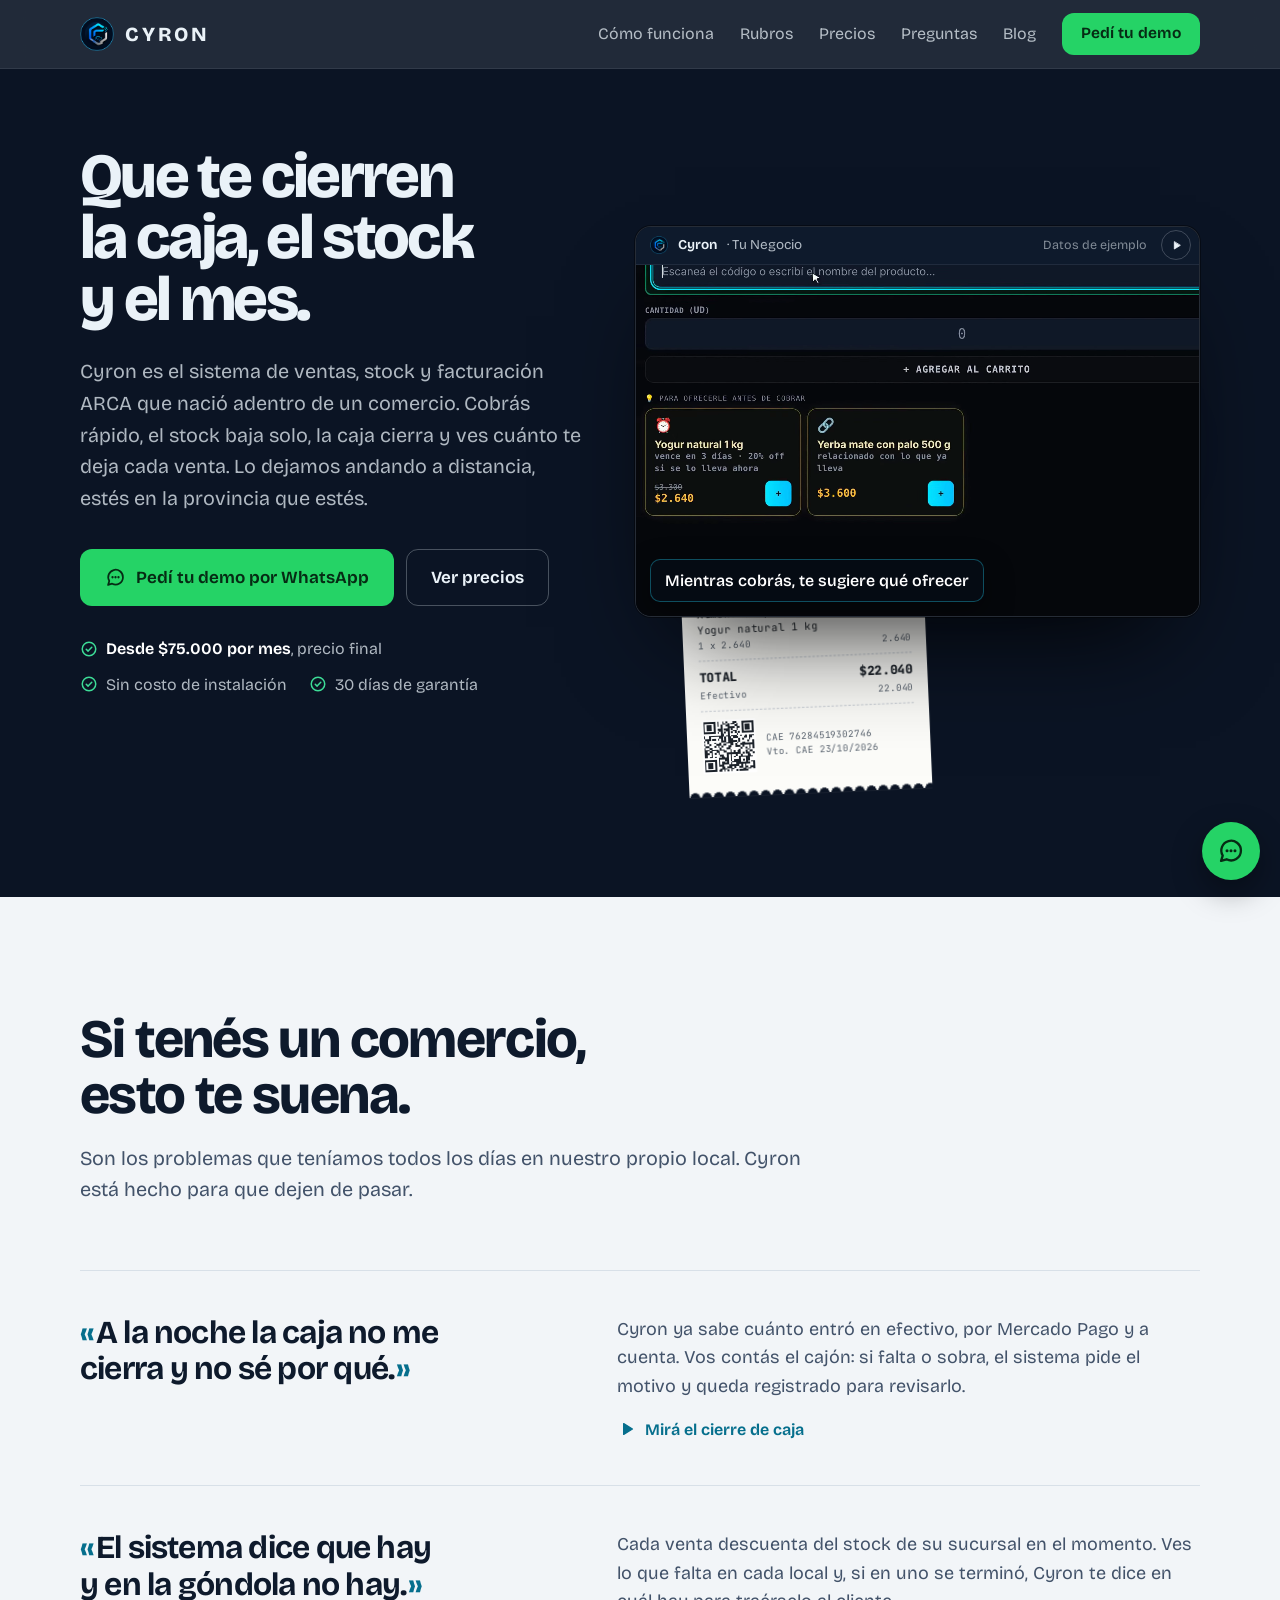
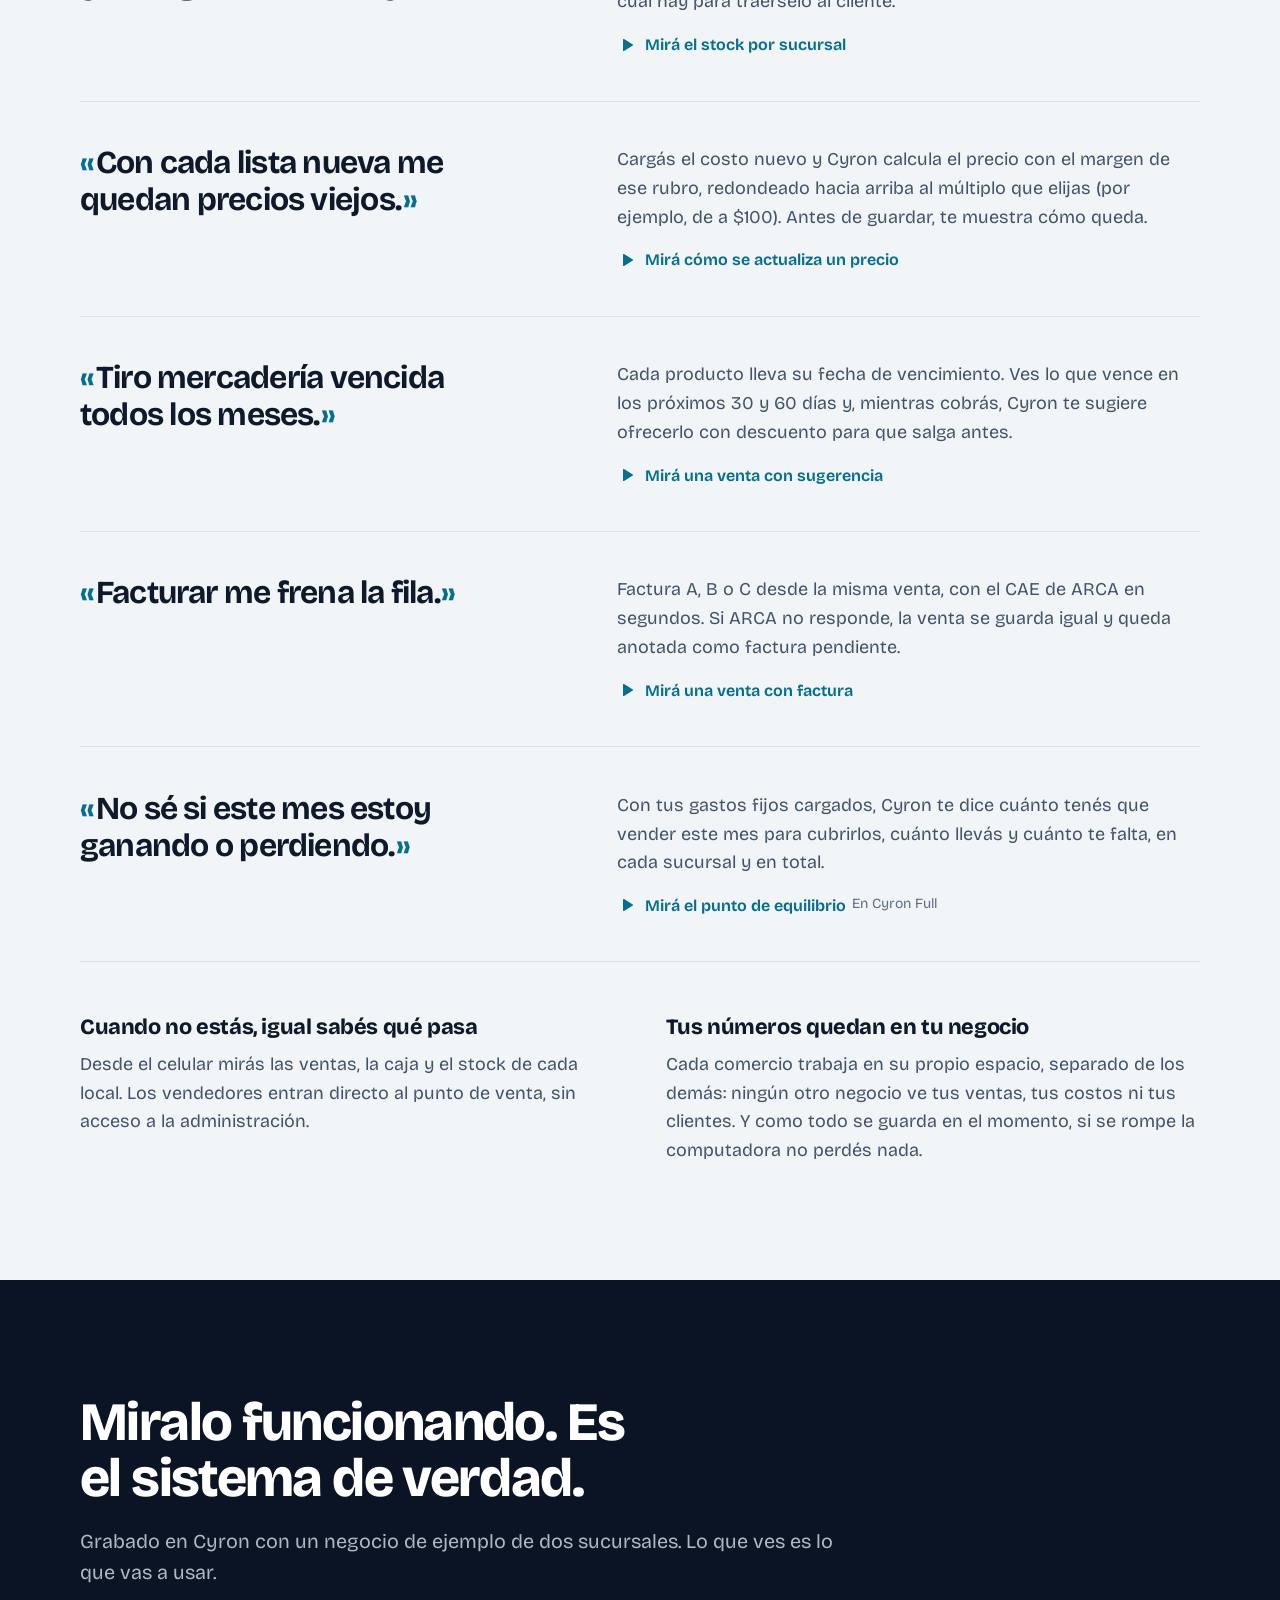
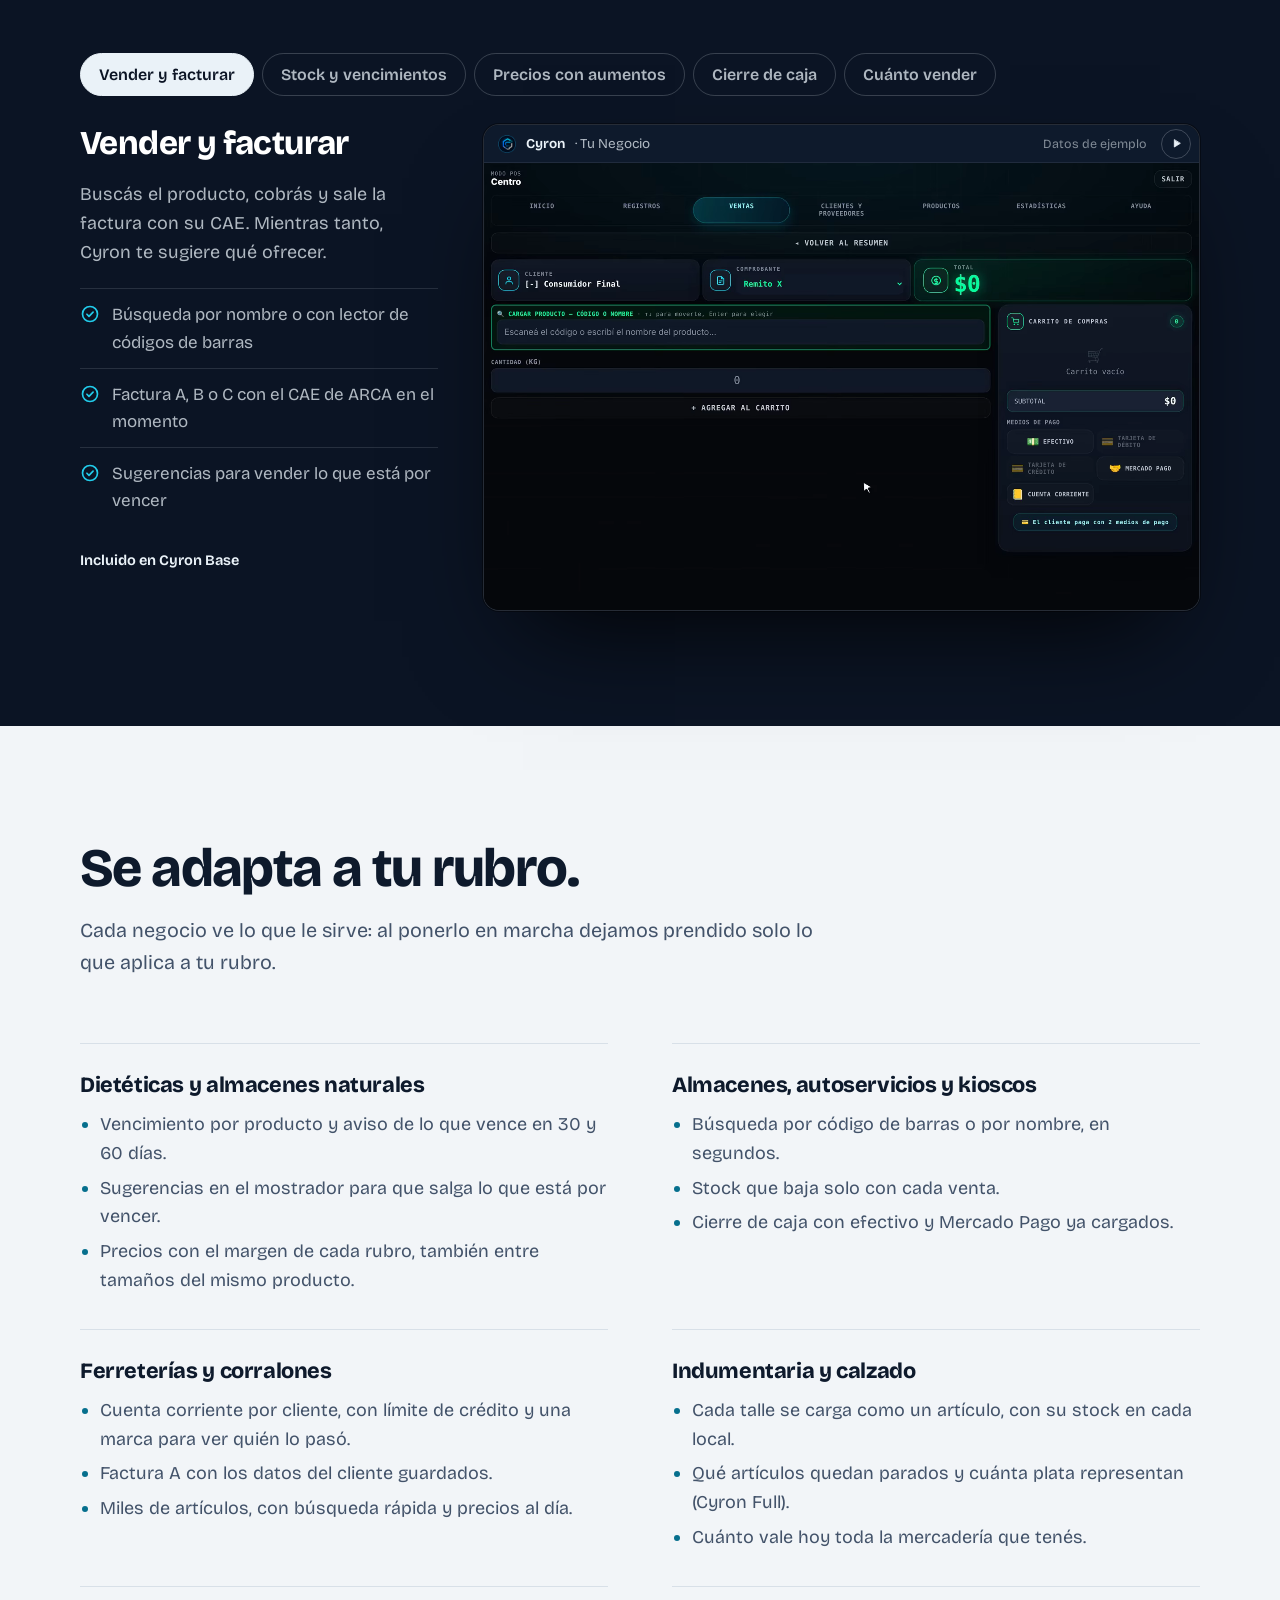
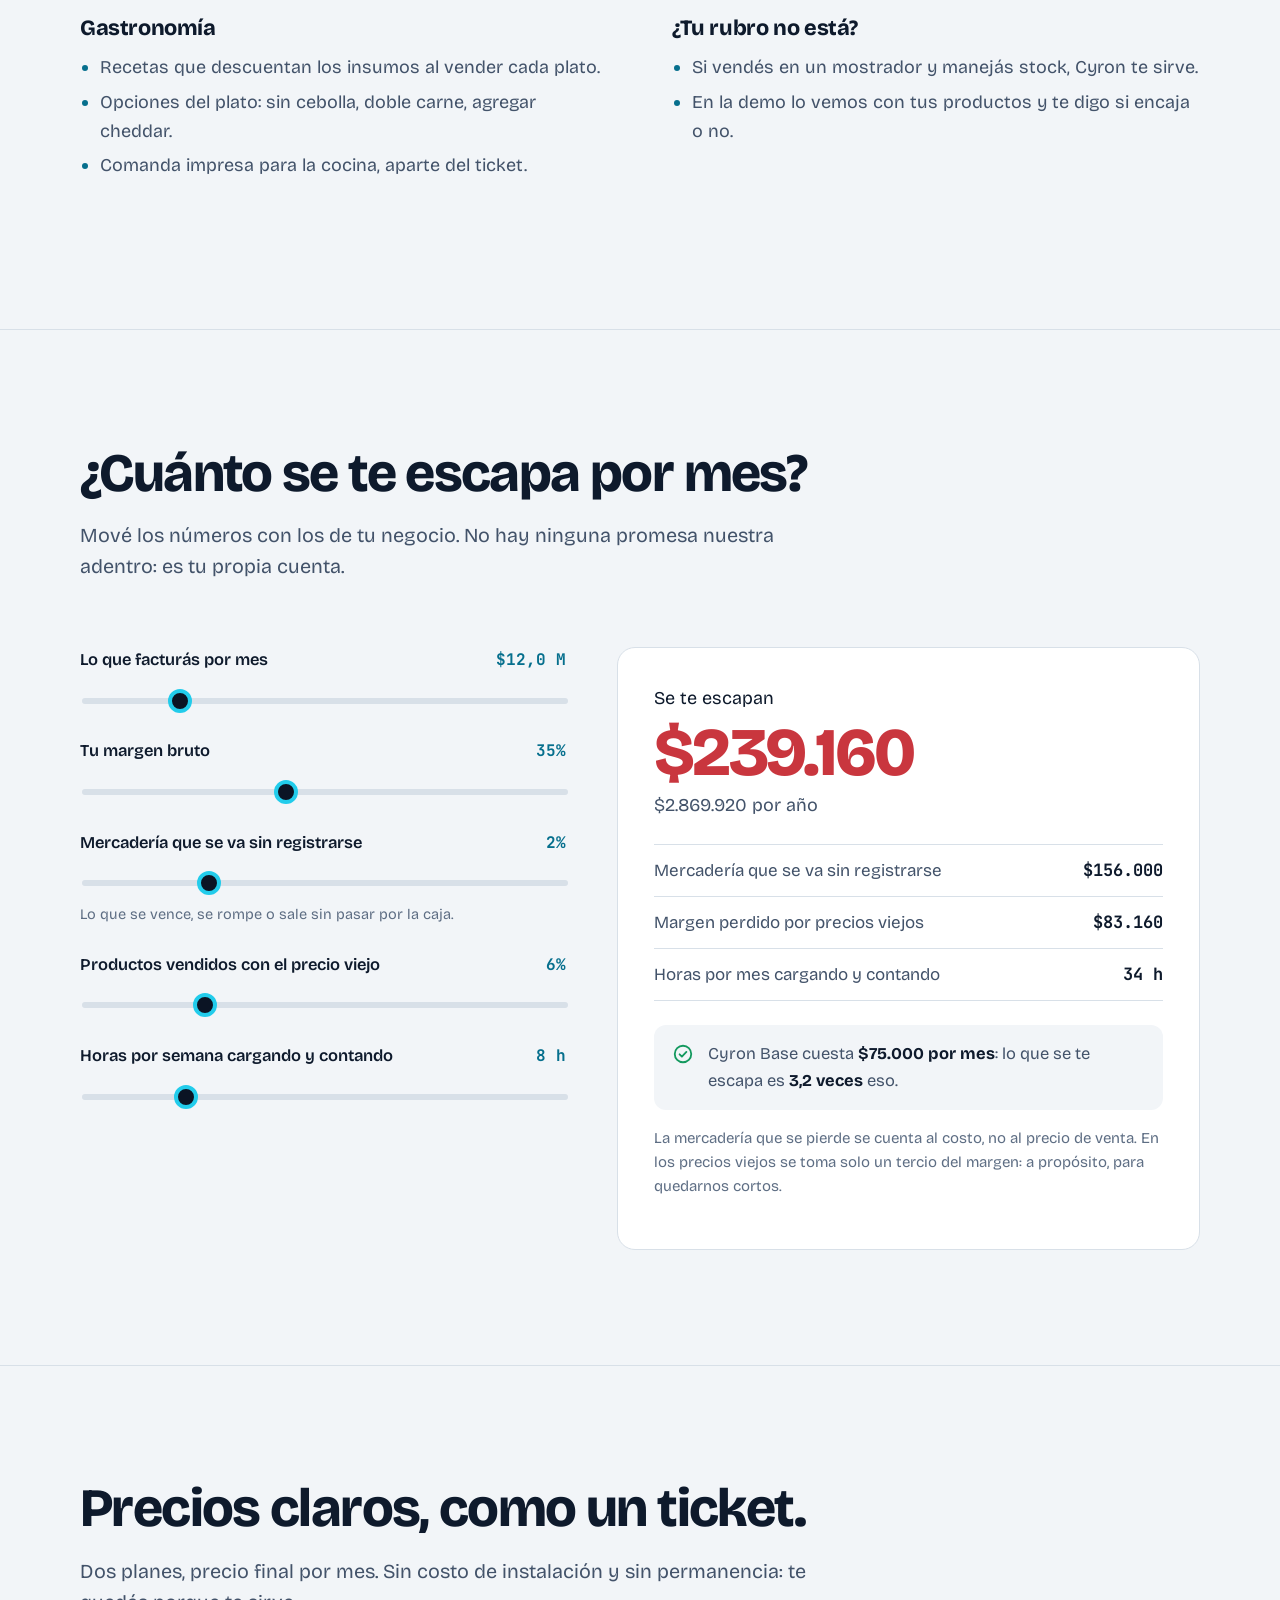
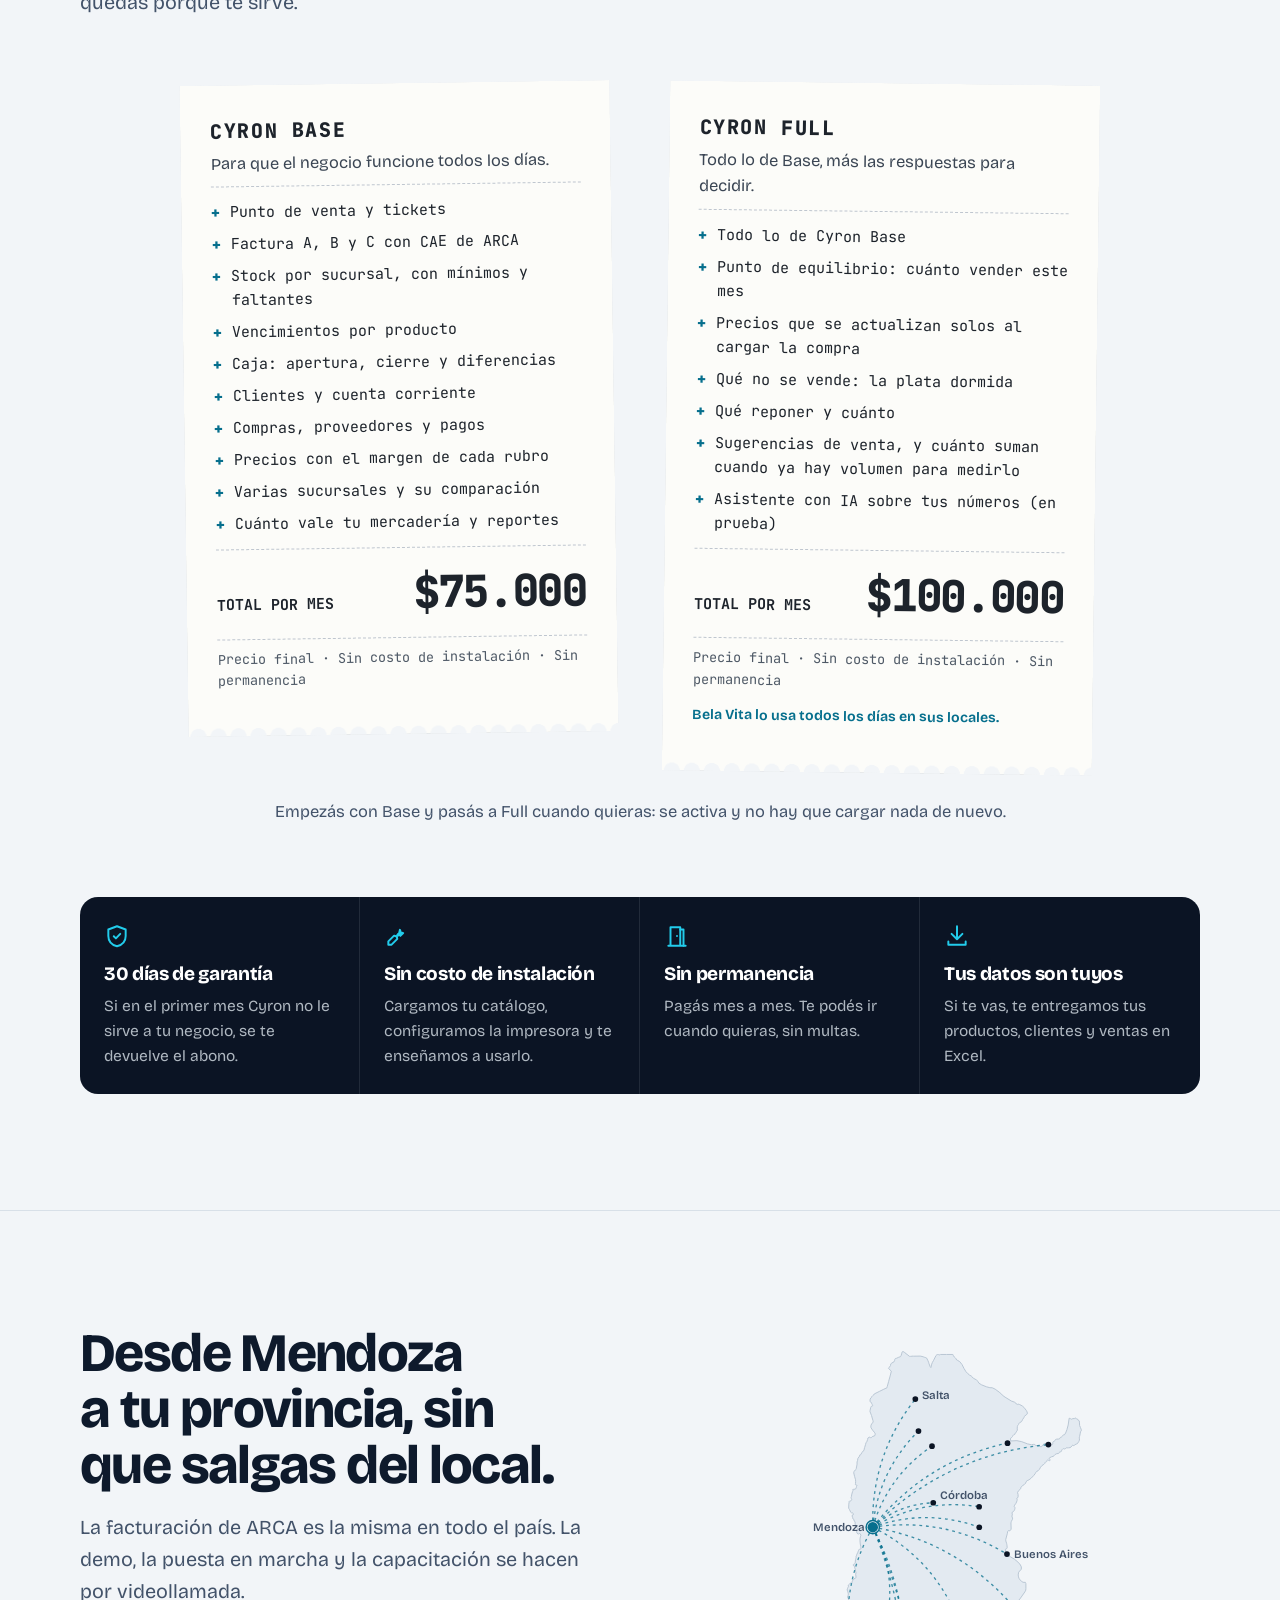
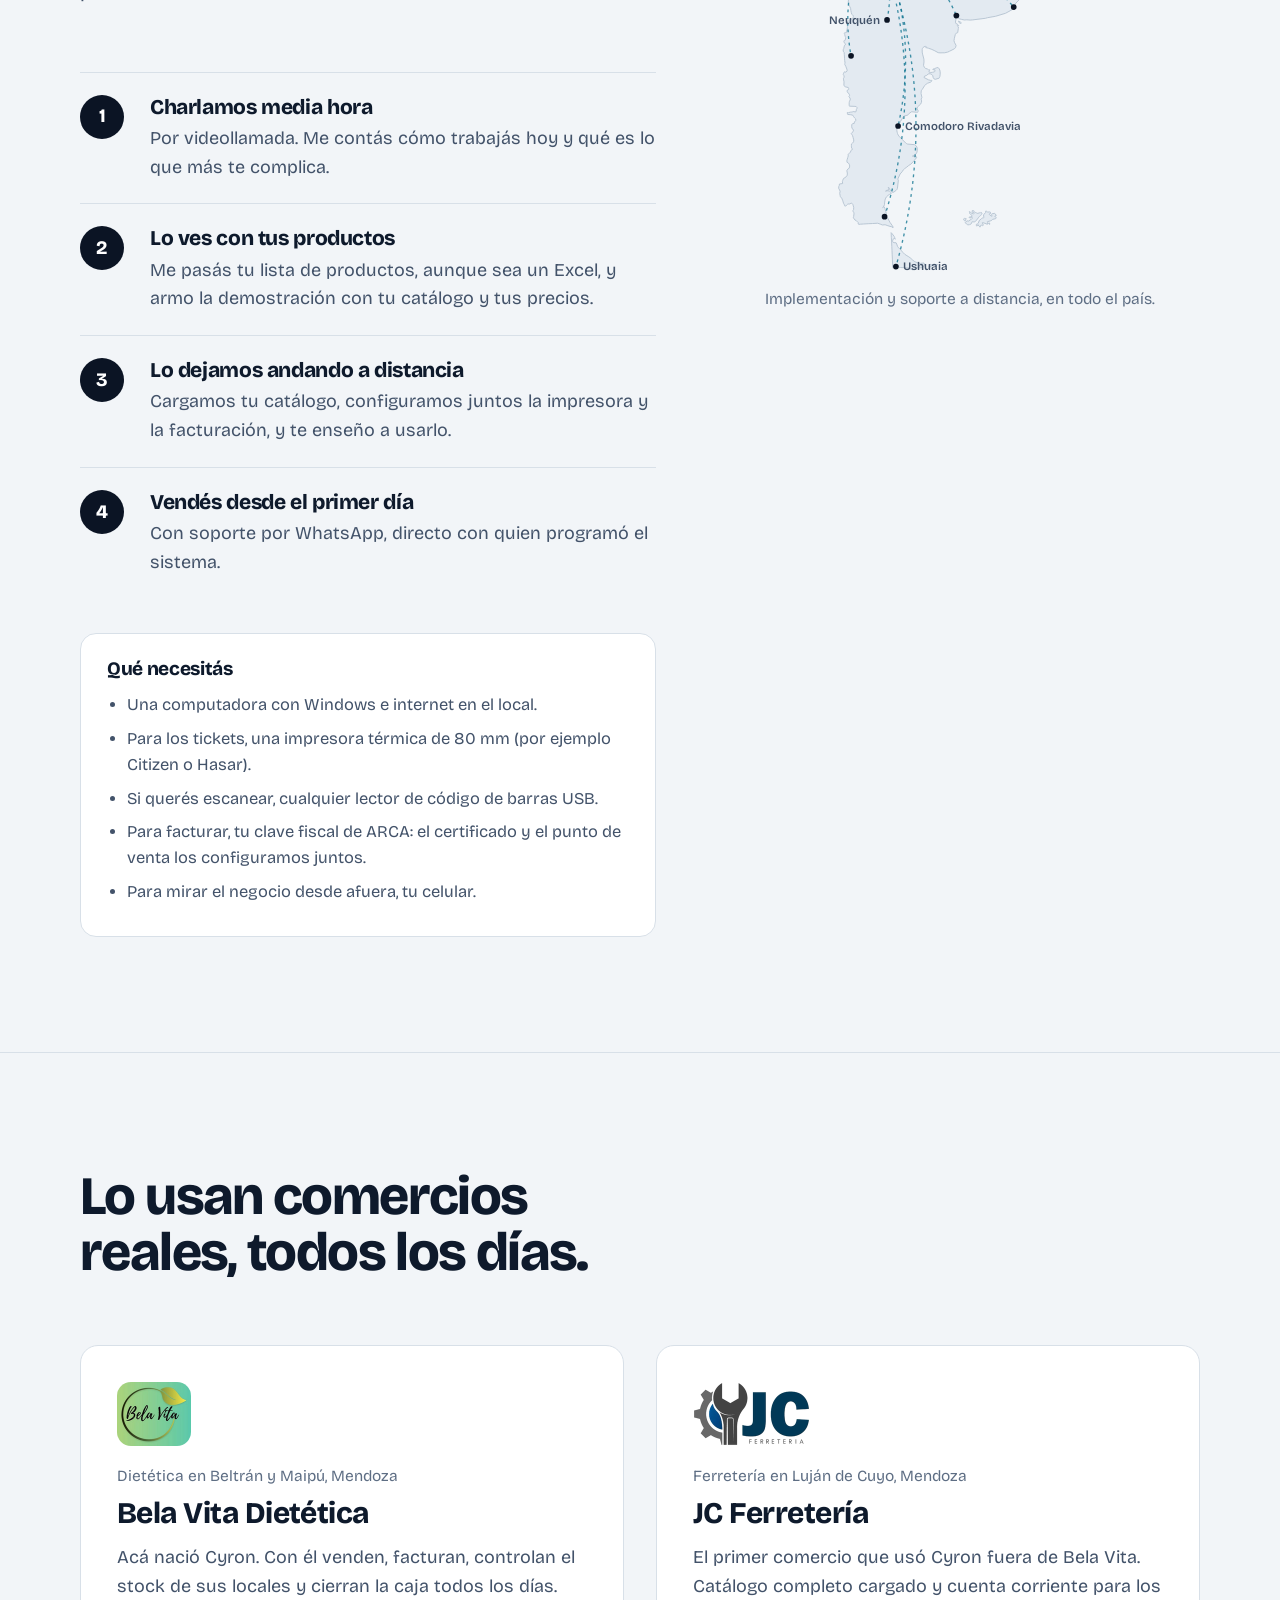
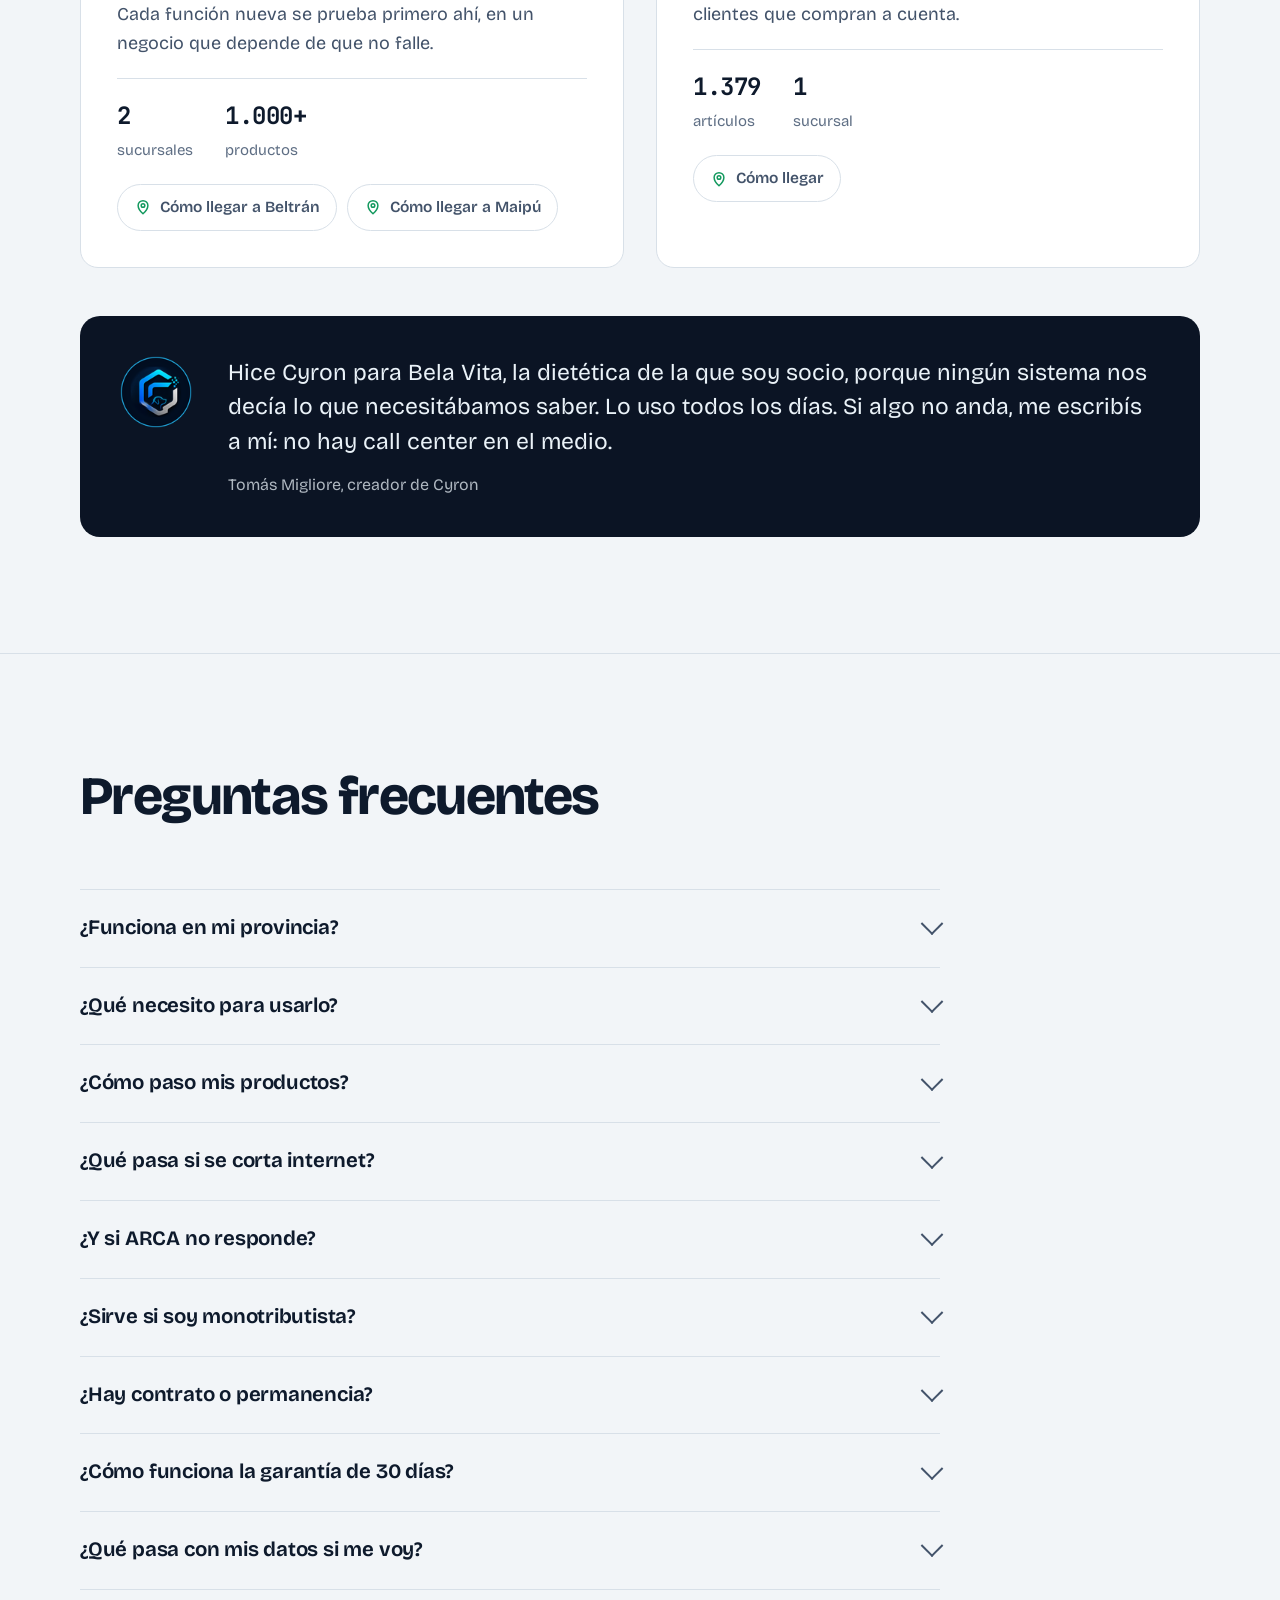
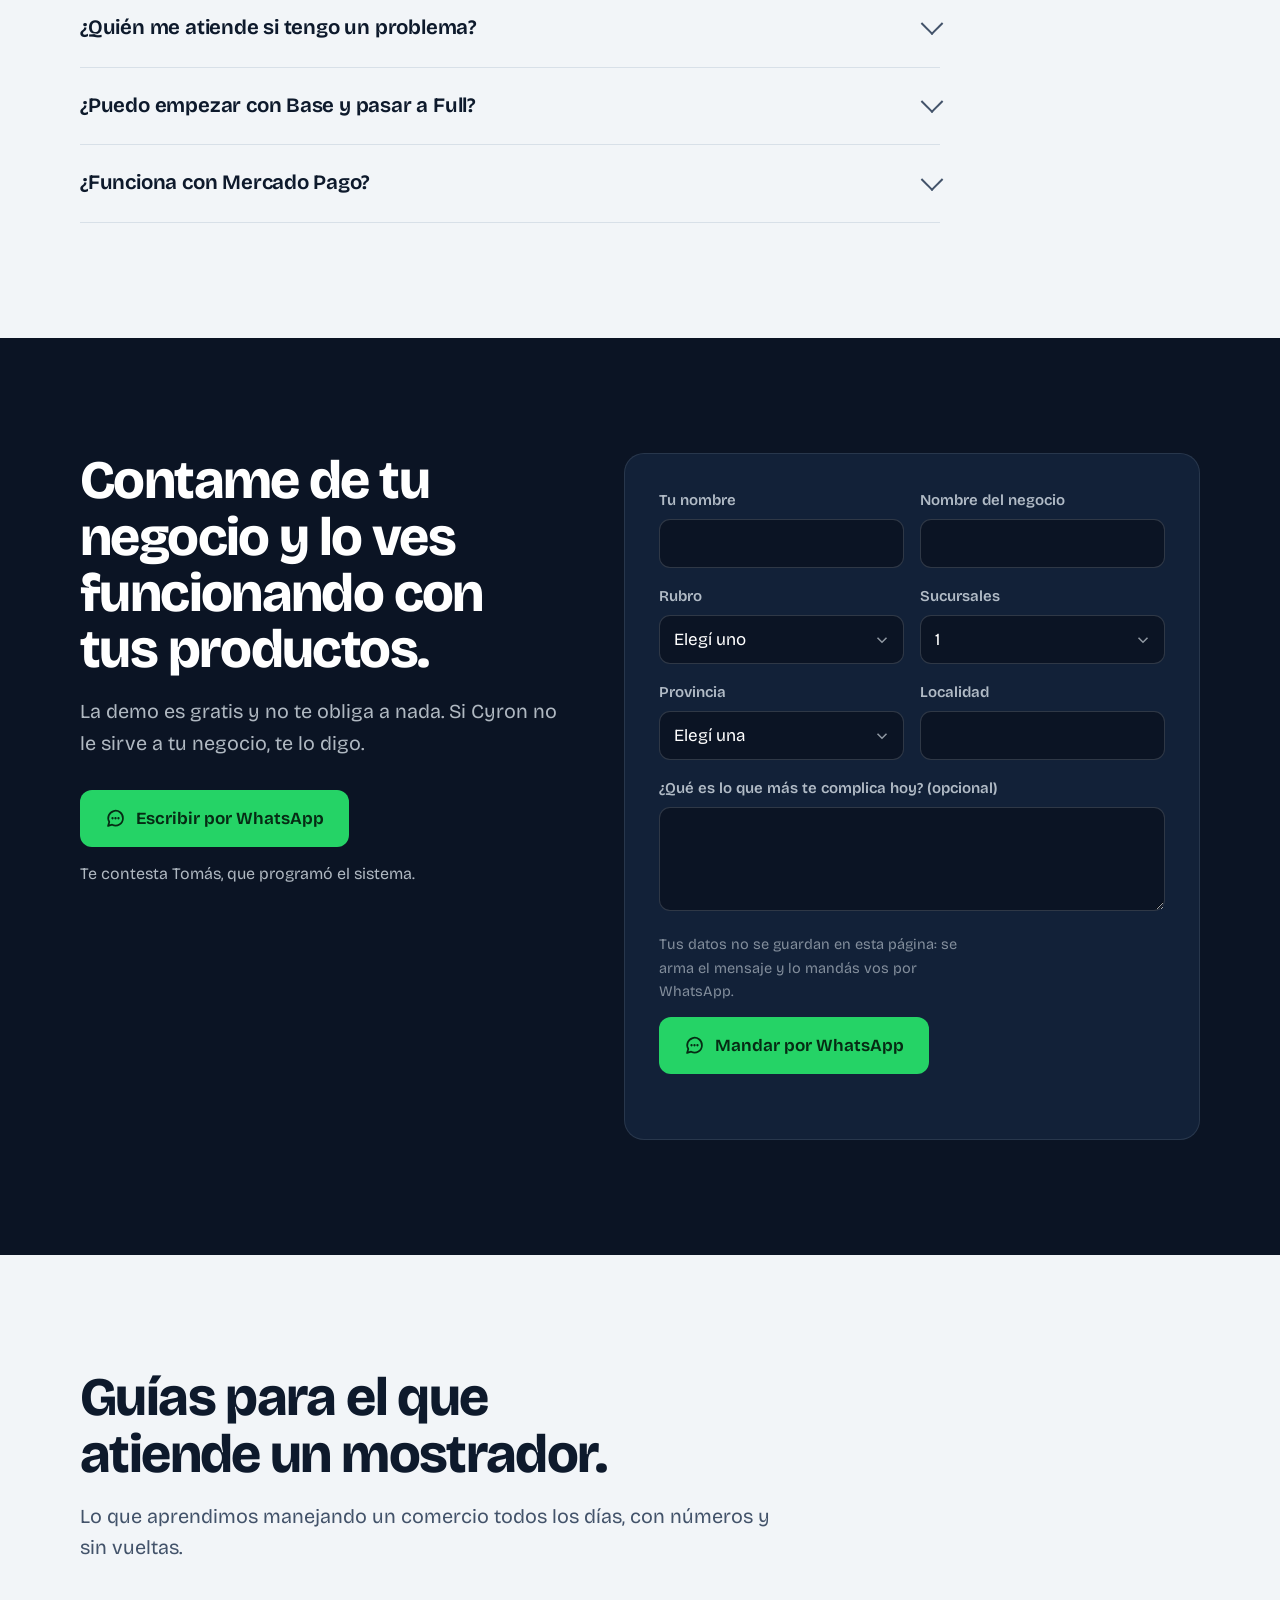
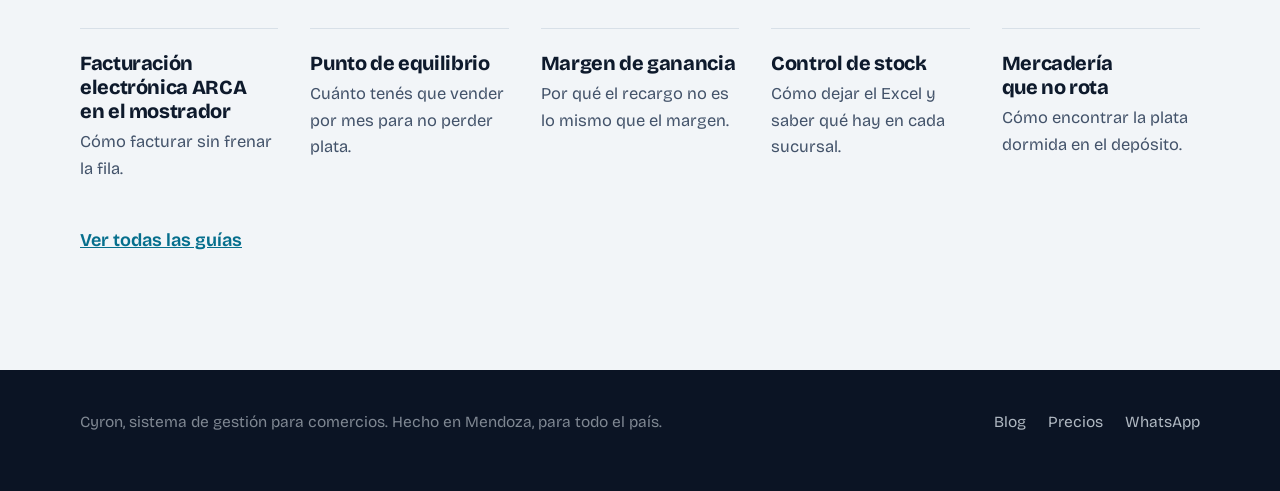
<file: index.html>
<!DOCTYPE html>
<html lang="es-AR">
<head>
<meta charset="utf-8"/>
<meta name="viewport" content="width=device-width,initial-scale=1,viewport-fit=cover"/>
<title>Cyron · Sistema de ventas, stock y facturación ARCA para comercios de todo el país</title>
<meta name="description" content="Punto de venta, stock por sucursal, vencimientos, cierre de caja y facturación electrónica ARCA. Desde $75.000 por mes, precio final. Sin costo de instalación, sin permanencia y con 30 días de garantía. Implementación a distancia en toda la Argentina."/>
<meta name="robots" content="index, follow, max-image-preview:large"/>
<link rel="canonical" href="https://cyronweb.netlify.app/"/>
<meta name="theme-color" content="#0B1424"/>
<meta property="og:type" content="website"/>
<meta property="og:locale" content="es_AR"/>
<meta property="og:site_name" content="Cyron"/>
<meta property="og:title" content="Cyron · Que te cierren la caja, el stock y el mes"/>
<meta property="og:description" content="Sistema de ventas, stock y facturación ARCA hecho adentro de un comercio. Desde $75.000 por mes, sin costo de instalación y con 30 días de garantía."/>
<meta property="og:url" content="https://cyronweb.netlify.app/"/>
<meta property="og:image" content="https://cyronweb.netlify.app/img/og-cyron.jpg"/>
<meta property="og:image:width" content="1200"/>
<meta property="og:image:height" content="630"/>
<meta name="twitter:card" content="summary_large_image"/>
<meta name="twitter:image" content="https://cyronweb.netlify.app/img/og-cyron.jpg"/>
<link rel="icon" type="image/png" href="/cyron96.png"/>
<link rel="apple-touch-icon" href="/cyron512.png"/>
<link rel="preload" href="/fuentes/bricolage-grotesque.woff2" as="font" type="font/woff2" crossorigin/>
<link rel="preload" href="/fuentes/jetbrains-mono.woff2" as="font" type="font/woff2" crossorigin/>
<link rel="preload" href="/videos/reel.jpg" as="image"/>

<script type="application/ld+json">
[
 {
  "@context": "https://schema.org",
  "@type": "SoftwareApplication",
  "name": "Cyron",
  "applicationCategory": "BusinessApplication",
  "operatingSystem": "Windows, Web",
  "inLanguage": "es-AR",
  "url": "https://cyronweb.netlify.app/",
  "description": "Sistema de ventas, stock por sucursal, vencimientos, cierre de caja y facturación electrónica ARCA para comercios de toda la Argentina.",
  "areaServed": {
   "@type": "Country",
   "name": "Argentina"
  },
  "offers": [
   {
    "@type": "Offer",
    "name": "Cyron Base",
    "price": "75000",
    "priceCurrency": "ARS",
    "priceSpecification": {
     "@type": "UnitPriceSpecification",
     "price": "75000",
     "priceCurrency": "ARS",
     "unitText": "MONTH"
    }
   },
   {
    "@type": "Offer",
    "name": "Cyron Full",
    "price": "100000",
    "priceCurrency": "ARS",
    "priceSpecification": {
     "@type": "UnitPriceSpecification",
     "price": "100000",
     "priceCurrency": "ARS",
     "unitText": "MONTH"
    }
   }
  ],
  "author": {
   "@type": "Person",
   "name": "Tomás Migliore"
  }
 },
 {
  "@context": "https://schema.org",
  "@type": "FAQPage",
  "mainEntity": [
   {
    "@type": "Question",
    "name": "¿Funciona en mi provincia?",
    "acceptedAnswer": {
     "@type": "Answer",
     "text": "Sí. La facturación electrónica de ARCA es la misma en todo el país, y la demo, la puesta en marcha, la capacitación y el soporte se hacen a distancia."
    }
   },
   {
    "@type": "Question",
    "name": "¿Qué necesito para usarlo?",
    "acceptedAnswer": {
     "@type": "Answer",
     "text": "Una computadora con Windows e internet en el local. Para imprimir tickets, una impresora térmica de 80 mm; para escanear, cualquier lector de código de barras USB. Desde el celular mirás el negocio cuando no estás."
    }
   },
   {
    "@type": "Question",
    "name": "¿Cómo paso mis productos?",
    "acceptedAnswer": {
     "@type": "Answer",
     "text": "Con la lista que tengas, aunque sea un Excel. La carga del catálogo es parte de la puesta en marcha y no tiene costo."
    }
   },
   {
    "@type": "Question",
    "name": "¿Qué pasa si se corta internet?",
    "acceptedAnswer": {
     "@type": "Answer",
     "text": "Cyron trabaja conectado: cada venta se guarda en el momento, así no se pierde aunque se rompa la computadora. Si se corta el internet del local, para seguir vendiendo alcanza con compartir los datos del celular."
    }
   },
   {
    "@type": "Question",
    "name": "¿Y si ARCA no responde?",
    "acceptedAnswer": {
     "@type": "Answer",
     "text": "La venta se guarda igual y queda en la lista de facturas sin CAE, así no perdés ninguna. Esa factura la emitís después desde la web de ARCA y la marcás como hecha en Cyron."
    }
   },
   {
    "@type": "Question",
    "name": "¿Sirve si soy monotributista?",
    "acceptedAnswer": {
     "@type": "Answer",
     "text": "Sí. Emite Factura C si sos monotributista, y Factura A o B si sos responsable inscripto. Las A y B hoy salen con IVA al 21%: si vendés productos con otra alícuota, lo vemos antes de arrancar."
    }
   },
   {
    "@type": "Question",
    "name": "¿Hay contrato o permanencia?",
    "acceptedAnswer": {
     "@type": "Answer",
     "text": "No. Pagás mes a mes y te podés ir cuando quieras, sin multas."
    }
   },
   {
    "@type": "Question",
    "name": "¿Cómo funciona la garantía de 30 días?",
    "acceptedAnswer": {
     "@type": "Answer",
     "text": "Si en el primer mes Cyron no le sirve a tu negocio, avisás y se te devuelve el abono de ese mes."
    }
   },
   {
    "@type": "Question",
    "name": "¿Qué pasa con mis datos si me voy?",
    "acceptedAnswer": {
     "@type": "Answer",
     "text": "Son tuyos. Si te vas, te entregamos tus productos, clientes y ventas en Excel. Mientras usás Cyron, tus datos están separados de los de cualquier otro negocio."
    }
   },
   {
    "@type": "Question",
    "name": "¿Quién me atiende si tengo un problema?",
    "acceptedAnswer": {
     "@type": "Answer",
     "text": "Tomás, que programó el sistema, por WhatsApp. No hay call center ni número de ticket."
    }
   },
   {
    "@type": "Question",
    "name": "¿Puedo empezar con Base y pasar a Full?",
    "acceptedAnswer": {
     "@type": "Answer",
     "text": "Sí, cuando quieras. Se activa y seguís con todo lo que ya cargaste, sin migrar nada."
    }
   },
   {
    "@type": "Question",
    "name": "¿Funciona con Mercado Pago?",
    "acceptedAnswer": {
     "@type": "Answer",
     "text": "Sí: registrás los cobros con Mercado Pago y aparecen separados en el cierre de caja. Si usás el Point, se puede conectar para que la factura salga sola al cobrar; lo vemos en la demo."
    }
   }
  ]
 }
]
</script>

<style>
/* ══════════════════════════════════════════════════════════════════
   CYRON · la web
   La idea: la cuenta clara, como un ticket. El ticket térmico es lo
   más reconocible del día de un comercio y es lo que el sistema
   produce; por eso los precios, la garantía y el ejemplo del arranque
   se "imprimen". Todo lo demás queda quieto y ordenado.
   Tipografías: Bricolage Grotesque (títulos y texto) y JetBrains Mono
   (lo que va impreso en un ticket; es la misma letra del sistema).
   ══════════════════════════════════════════════════════════════════ */
@font-face{font-family:'Bricolage';src:url(/fuentes/bricolage-grotesque.woff2) format('woff2');font-weight:200 800;font-display:swap}
@font-face{font-family:'JB Mono';src:url(/fuentes/jetbrains-mono.woff2) format('woff2');font-weight:100 800;font-display:swap}

:root{
  --tinta:#0B1424;
  --tinta-2:#122138;
  --tinta-3:#1A2E4A;
  --sobre-tinta:#EAF2F8;
  --sobre-tinta-2:rgba(234,242,248,.74);
  --sobre-tinta-3:rgba(234,242,248,.52);
  --papel:#F2F5F8;
  --blanco:#FFFFFF;
  --texto:#0E1A2C;
  --texto-2:#43536A;
  --texto-3:#5E6E84;
  --linea:#D8E0E8;
  --cian:#22CCEB;
  --cian-osc:#066F8D;
  --azul:#2F6BFF;
  --verde:#13995E;
  --verde-claro:#3DDC97;
  --ambar:#B56C00;
  --rojo:#C9363E;
  --ticket:#FCFCF9;
  --ticket-tinta:#1D232B;
  --ticket-linea:#BFC6CF;
  --sans:'Bricolage',system-ui,-apple-system,'Segoe UI',Roboto,sans-serif;
  --mono:'JB Mono',ui-monospace,Menlo,Consolas,monospace;
  --max:1200px;
  --gut:clamp(18px,4vw,40px);
}
*{box-sizing:border-box}
html{scroll-behavior:smooth;scroll-padding-top:84px;-webkit-text-size-adjust:100%}
body{margin:0;background:var(--papel);color:var(--texto);font-family:var(--sans);font-size:18px;line-height:1.6;
  font-optical-sizing:auto;-webkit-font-smoothing:antialiased;text-rendering:optimizeLegibility;overflow-x:hidden}
img,svg,video{display:block;max-width:100%}
a{color:inherit}
p{margin:0 0 1em}
h1,h2,h3{margin:0;font-weight:760;letter-spacing:-.03em;line-height:1.04;text-wrap:balance}
h2{font-size:clamp(32px,4.3vw,54px)}
h3{font-size:clamp(20px,1.7vw,24px);letter-spacing:-.018em;line-height:1.2}
.envoltura{max-width:var(--max);margin:0 auto;padding:0 var(--gut)}
.bajada{font-size:clamp(18px,1.55vw,20px);color:var(--texto-2);max-width:60ch;text-wrap:pretty}
.oscuro{background:var(--tinta);color:var(--sobre-tinta)}
.oscuro .bajada{color:var(--sobre-tinta-2)}
:focus-visible{outline:3px solid var(--cian);outline-offset:3px;border-radius:6px}
.solo-lector{position:absolute!important;width:1px;height:1px;padding:0;margin:-1px;overflow:hidden;clip:rect(0,0,0,0);white-space:nowrap;border:0}

/* ── Botones ── */
.boton{display:inline-flex;align-items:center;justify-content:center;gap:10px;font-family:var(--sans);font-size:17px;font-weight:650;
  line-height:1;padding:17px 24px;border-radius:12px;text-decoration:none;border:1.5px solid transparent;cursor:pointer;
  transition:transform .15s ease,background-color .15s ease,border-color .15s ease}
.boton:hover{transform:translateY(-1px)}
.boton-wa{background:#25D366;color:#062B14}
.boton-wa:hover{background:#2EE072}
.boton-wa svg{width:21px;height:21px;flex:none}
.boton-claro{background:transparent;color:var(--sobre-tinta);border-color:rgba(234,242,248,.28)}
.boton-claro:hover{border-color:var(--cian)}
.boton-tinta{background:var(--tinta);color:#fff}
.boton-tinta:hover{background:var(--tinta-3)}

/* ── Barra ── */
.barra{position:sticky;top:0;z-index:60;background:rgba(11,20,36,.9);backdrop-filter:saturate(1.4) blur(12px);-webkit-backdrop-filter:saturate(1.4) blur(12px);
  border-bottom:1px solid rgba(234,242,248,.08);color:var(--sobre-tinta)}
.barra .envoltura{display:flex;align-items:center;gap:20px;height:68px}
.marca{display:flex;align-items:center;gap:11px;text-decoration:none;font-weight:780;font-size:20px;letter-spacing:.14em}
.marca img{width:34px;height:34px}
.menu{margin-left:auto;display:flex;align-items:center;gap:26px}
.menu a{text-decoration:none;font-size:16px;color:var(--sobre-tinta-2)}
.menu a:hover{color:#fff}
.menu .boton{padding:12px 18px;font-size:15.5px;color:#062B14}
@media(max-width:900px){.menu a:not(.boton){display:none}}

/* ══ HÉROE ══ */
.heroe{position:relative;padding:clamp(40px,6vw,88px) 0 clamp(64px,8vw,110px);overflow:hidden}
@media(min-width:1001px){.heroe{padding-bottom:200px}}
.heroe .envoltura{display:grid;grid-template-columns:minmax(0,1fr) minmax(0,1.12fr);gap:clamp(32px,4vw,56px);align-items:center}
.heroe h1{font-size:clamp(44px,4.9vw,72px);font-weight:790;letter-spacing:-.042em;line-height:.98}
@media(min-width:1001px){.heroe h1 .linea{display:block}}
.heroe .bajada{margin:26px 0 34px}
.acciones{display:flex;flex-wrap:wrap;gap:12px}
.garantias{list-style:none;padding:0;margin:30px 0 0;display:flex;flex-wrap:wrap;gap:10px 22px;font-size:16px;color:var(--sobre-tinta-2)}
.garantias li{display:flex;align-items:center;gap:8px}
.garantias svg{width:18px;height:18px;color:var(--verde-claro);flex:none}
.garantias b{color:#fff;font-weight:650}
.escena{position:relative}
.escena::before{content:"";position:absolute;inset:8% -10% -6% 6%;background:radial-gradient(closest-side,rgba(34,204,235,.24),rgba(47,107,255,.10) 55%,transparent 75%);filter:blur(30px);pointer-events:none}

/* ── La ventana del sistema (marco de los videos) ── */
.ventana{position:relative;border-radius:16px;background:#060C16;border:1px solid rgba(234,242,248,.14);
  box-shadow:0 50px 100px -40px rgba(0,0,0,.9),0 0 0 1px rgba(0,0,0,.4);overflow:hidden}
.ventana-barra{display:flex;align-items:center;gap:10px;height:38px;padding:0 14px;background:#0E1A2C;border-bottom:1px solid rgba(234,242,248,.08);
  font-size:13.5px;color:var(--sobre-tinta-2)}
.ventana-barra img{width:18px;height:18px}
.ventana-barra b{color:var(--sobre-tinta);font-weight:650}
.ventana-barra .ejemplo{margin-left:auto;font-size:12.5px;color:var(--sobre-tinta-3)}
.pantalla{position:relative;aspect-ratio:16/10;background:#060C16}
.pantalla video,.pantalla img.poster{position:absolute;inset:0;width:100%;height:100%;object-fit:cover}
.leyenda{position:absolute;left:14px;bottom:14px;right:14px;display:flex;pointer-events:none;z-index:2}
.leyenda span{display:inline-block;max-width:100%;background:rgba(6,12,22,.86);color:#fff;font-size:clamp(14px,1.25vw,17px);font-weight:560;line-height:1.35;
  padding:10px 14px;border-radius:10px;border:1px solid rgba(34,204,235,.35);box-shadow:0 10px 30px rgba(0,0,0,.4);
  opacity:0;transform:translateY(6px);transition:opacity .35s ease,transform .35s ease}
.leyenda span.ver{opacity:1;transform:none}
/* pausa: va en la barra de la ventana, así no tapa nada del sistema */
.control{flex:none;width:30px;height:30px;margin:0 -6px 0 4px;border-radius:50%;border:1px solid rgba(234,242,248,.22);
  background:transparent;color:var(--sobre-tinta);display:grid;place-items:center;cursor:pointer;padding:0}
.control svg{width:13px;height:13px}
.control:hover{border-color:var(--cian);color:#fff}
/* en el celular el texto va debajo del video, en una franja propia */
@media(max-width:760px){
  .ventana-barra{height:48px;padding:0 12px}
  .ventana-barra .local{display:none}
  .control{width:40px;height:40px;margin-right:-4px}
  .control svg{width:15px;height:15px}
  .leyenda{position:static;min-height:66px;align-items:center;padding:10px 14px;background:#0E1A2C;border-top:1px solid rgba(234,242,248,.08)}
  .leyenda span{background:none;border:0;box-shadow:none;padding:0;border-radius:0;font-size:15px}
}

/* ── El ticket de ejemplo que se imprime ── */
.ticket{font-family:var(--mono);background:var(--ticket);color:var(--ticket-tinta);font-size:12.5px;line-height:1.55;
  padding:18px 18px 28px;width:290px;box-shadow:0 30px 60px -20px rgba(0,0,0,.55),0 2px 0 rgba(0,0,0,.04);
  -webkit-mask:radial-gradient(circle 6px at 50% 100%,transparent 98%,#000) 0 0/14px 100% repeat-x;
          mask:radial-gradient(circle 6px at 50% 100%,transparent 98%,#000) 0 0/14px 100% repeat-x}
.ticket .t-centro{text-align:center}
.ticket .t-negocio{font-weight:800;font-size:14px;letter-spacing:.06em}
.ticket .t-fila{display:flex;justify-content:space-between;gap:10px}
.ticket .t-fila span:first-child{min-width:0}
.ticket .t-sep{border:0;border-top:1.5px dashed var(--ticket-linea);margin:9px 0}
.ticket .t-total{font-weight:800;font-size:15px}
.ticket .t-chico{font-size:11px;color:#56606C}
.ticket .t-qr{display:flex;gap:12px;align-items:center;margin-top:10px}
.ticket .t-qr svg{width:64px;height:64px;flex:none}
.escena .ventana{z-index:2}
.heroe .ticket{position:absolute;left:7%;top:calc(100% - 150px);transform:rotate(-2.5deg) scale(.84);transform-origin:top left;z-index:1}
.heroe .ticket .t-cuerpo{overflow:hidden}
@media (prefers-reduced-motion:no-preference){
  .heroe .ticket{animation:sale 1.6s cubic-bezier(.2,.7,.2,1) .8s both}
}
@keyframes sale{from{opacity:0;transform:translateY(-120px) rotate(-2.5deg) scale(.84)}to{opacity:1;transform:rotate(-2.5deg) scale(.84)}}
@keyframes imprime{from{max-height:0}to{max-height:520px}}

@media(max-width:1000px){
  .heroe .envoltura{grid-template-columns:1fr}
  .heroe h1{max-width:13ch}
  .heroe .ticket{display:none}
}

/* ══ SECCIONES CLARAS ══ */
.seccion{padding:clamp(72px,9vw,128px) 0}
.seccion+.seccion{border-top:1px solid var(--linea)}
.encabezado{max-width:760px;margin-bottom:clamp(36px,5vw,64px)}
.encabezado h2{margin-bottom:18px}

/* ── Los dolores ── */
.dolores{border-top:1px solid var(--linea)}
.dolor{display:grid;grid-template-columns:minmax(0,5fr) minmax(0,6fr);gap:clamp(20px,4vw,64px);padding:clamp(28px,3.4vw,44px) 0;border-bottom:1px solid var(--linea)}
.dolor blockquote{margin:0;font-size:clamp(24px,2.5vw,34px);line-height:1.15;font-weight:680;letter-spacing:-.024em;text-wrap:balance}
.dolor blockquote::before{content:"«";color:var(--cian-osc);margin-right:.05em}
.dolor blockquote::after{content:"»";color:var(--cian-osc);margin-left:.05em}
.dolor p{color:var(--texto-2);margin:0 0 12px;max-width:58ch}
.dolor .ver-video{display:inline-flex;align-items:center;gap:8px;font-size:16px;font-weight:650;color:var(--cian-osc);text-decoration:none;
  background:none;border:0;padding:0;font-family:inherit;cursor:pointer;min-height:44px;margin:-10px 0 -12px;vertical-align:middle}
.dolor .ver-video svg{width:20px;height:20px}
.dolor .ver-video:hover{text-decoration:underline;text-underline-offset:4px}
.dolor .plan{font-size:14px;color:var(--texto-3);margin-left:6px;vertical-align:middle}
.extras{display:grid;grid-template-columns:1fr 1fr;gap:clamp(20px,4vw,64px);margin-top:clamp(36px,4vw,56px)}
.extras h3{margin-bottom:10px}
.extras p{color:var(--texto-2);margin:0}
@media(max-width:820px){.dolor,.extras{grid-template-columns:1fr}.dolor{gap:12px}}

/* ══ ESCENARIO: el sistema funcionando ══ */
.escenario{padding:clamp(72px,9vw,128px) 0}
.escenario .encabezado h2{color:#fff}
.pestanas{display:flex;flex-wrap:wrap;gap:8px;margin-bottom:28px}
.pestana{font-family:var(--sans);font-size:16px;font-weight:600;color:var(--sobre-tinta-2);background:transparent;border:1.5px solid rgba(234,242,248,.2);
  border-radius:999px;padding:11px 18px;cursor:pointer;transition:border-color .15s,color .15s,background-color .15s}
.pestana:hover{color:#fff;border-color:rgba(234,242,248,.45)}
.pestana[aria-selected="true"]{background:var(--sobre-tinta);color:var(--tinta);border-color:var(--sobre-tinta)}
.demo{display:grid;grid-template-columns:minmax(0,4fr) minmax(0,8fr);gap:clamp(24px,3.5vw,48px);align-items:start}
.demo-texto h3{font-size:clamp(26px,2.6vw,34px);color:#fff;margin-bottom:16px}
.demo-texto p{color:var(--sobre-tinta-2)}
.demo-texto ul{list-style:none;padding:0;margin:22px 0 0}
.demo-texto li{display:flex;gap:12px;padding:12px 0;border-top:1px solid rgba(234,242,248,.12);color:var(--sobre-tinta-2);font-size:17px}
.demo-texto li svg{width:20px;height:20px;flex:none;color:var(--cian);margin-top:3px}
.demo-texto .nivel{display:inline-block;margin-top:22px;font-size:14.5px;color:var(--sobre-tinta-3)}
.demo-texto .nivel b{color:var(--sobre-tinta);font-weight:650}
@media(max-width:980px){.demo{grid-template-columns:1fr}.demo-ventana{order:-1}}

/* ══ RUBROS ══ */
.rubros{display:grid;grid-template-columns:repeat(2,minmax(0,1fr));gap:0 clamp(28px,5vw,80px)}
.rubro{padding:28px 0;border-top:1px solid var(--linea)}
.rubro h3{margin-bottom:12px}
.rubro ul{margin:0;padding-left:20px;color:var(--texto-2)}
.rubro li{margin:6px 0}
.rubro li::marker{color:var(--cian-osc)}
@media(max-width:820px){.rubros{grid-template-columns:1fr}}

/* ══ LA CUENTA ══ */
.cuenta{display:grid;grid-template-columns:minmax(0,5fr) minmax(0,6fr);gap:clamp(28px,4vw,64px);align-items:start}
.deslizador{margin-bottom:26px}
.deslizador .fila{display:flex;justify-content:space-between;align-items:baseline;gap:12px;margin-bottom:10px}
.deslizador label{font-size:16.5px;font-weight:600}
.deslizador output{font-family:var(--mono);font-size:16px;font-weight:700;color:var(--cian-osc);white-space:nowrap}
.deslizador input[type=range]{width:100%;-webkit-appearance:none;appearance:none;height:6px;border-radius:4px;background:var(--linea);outline-offset:6px}
.deslizador input[type=range]::-webkit-slider-thumb{-webkit-appearance:none;width:24px;height:24px;border-radius:50%;background:var(--tinta);border:4px solid var(--cian);cursor:pointer}
.deslizador input[type=range]::-moz-range-thumb{width:18px;height:18px;border-radius:50%;background:var(--tinta);border:4px solid var(--cian);cursor:pointer}
.deslizador small{display:block;font-size:14.5px;color:var(--texto-3);margin-top:8px}
.resultado{background:var(--blanco);border:1px solid var(--linea);border-radius:18px;padding:clamp(24px,3vw,36px)}
.resultado .grande{font-size:clamp(44px,5.4vw,68px);font-weight:790;letter-spacing:-.04em;line-height:1;color:var(--rojo);margin:6px 0 4px}
.resultado .por-anio{font-size:18px;color:var(--texto-2)}
.desglose{list-style:none;padding:0;margin:24px 0;border-top:1px solid var(--linea)}
.desglose li{display:flex;justify-content:space-between;gap:16px;padding:12px 0;border-bottom:1px solid var(--linea);font-size:17px;color:var(--texto-2)}
.desglose b{font-family:var(--mono);font-weight:700;color:var(--texto);white-space:nowrap}
.comparacion{display:flex;gap:14px;align-items:flex-start;background:var(--papel);border-radius:12px;padding:16px 18px;font-size:16.5px;color:var(--texto-2)}
.comparacion svg{width:22px;height:22px;flex:none;color:var(--verde);margin-top:2px}
.comparacion b{color:var(--texto)}
.nota-cuenta{font-size:15px;color:var(--texto-3);margin-top:16px}
@media(max-width:900px){.cuenta{grid-template-columns:1fr}}

/* ══ PRECIOS: dos tickets ══ */
.precios{display:grid;grid-template-columns:repeat(2,minmax(0,430px));justify-content:center;gap:clamp(24px,4vw,56px);align-items:start}
.precios .ticket{width:auto;font-size:15px;line-height:1.6;padding:30px 30px 44px;box-shadow:0 30px 60px -30px rgba(14,26,44,.45),0 0 0 1px rgba(14,26,44,.06);
  -webkit-mask:radial-gradient(circle 8px at 50% 100%,transparent 98%,#000) 0 0/20px 100% repeat-x;mask:radial-gradient(circle 8px at 50% 100%,transparent 98%,#000) 0 0/20px 100% repeat-x}
.precios .ticket:first-child{transform:rotate(-.8deg)}
.precios .ticket:last-child{transform:rotate(.7deg)}
.ticket .t-plan{font-weight:800;font-size:20px;letter-spacing:.08em}
.ticket .t-para{font-family:var(--sans);font-size:16.5px;color:#3B4654;margin-top:4px}
.ticket ul{list-style:none;padding:0;margin:0}
.ticket li{display:flex;gap:10px;padding:4px 0}
.ticket li::before{content:"+";font-weight:800;color:var(--cian-osc)}
.ticket .t-precio{display:flex;justify-content:space-between;align-items:baseline;gap:12px;margin-top:4px}
.ticket .t-precio b{font-size:clamp(34px,3.6vw,44px);font-weight:800;letter-spacing:-.03em}
.ticket .t-precio span{font-weight:700}
.ticket .t-pie{font-size:13.5px;color:#4E5966}
.ticket .t-sello{display:inline-block;margin-top:14px;font-family:var(--sans);font-size:14px;font-weight:650;color:var(--cian-osc)}
.compromisos{display:grid;grid-template-columns:repeat(4,minmax(0,1fr));gap:0;margin-top:clamp(48px,6vw,72px);background:var(--tinta);color:var(--sobre-tinta);border-radius:18px;overflow:hidden}
.compromiso{padding:26px 24px;border-right:1px solid rgba(234,242,248,.1)}
.compromiso:last-child{border-right:0}
.compromiso svg{width:26px;height:26px;color:var(--cian);margin-bottom:14px}
.compromiso h3{font-size:19px;color:#fff;margin-bottom:8px}
.compromiso p{font-size:15.5px;color:var(--sobre-tinta-2);margin:0}
.al-pie-precios{text-align:center;color:var(--texto-2);margin-top:26px;font-size:16.5px}
@media(max-width:960px){.compromisos{grid-template-columns:1fr 1fr}.compromiso:nth-child(2){border-right:0}.compromiso:nth-child(-n+2){border-bottom:1px solid rgba(234,242,248,.1)}}
@media(max-width:760px){.precios{grid-template-columns:1fr}.precios .ticket:first-child,.precios .ticket:last-child{transform:none}}
@media(max-width:560px){.compromisos{grid-template-columns:1fr}.compromiso{border-right:0;border-bottom:1px solid rgba(234,242,248,.1)}}

/* ══ A DISTANCIA ══ */
.distancia{display:grid;grid-template-columns:minmax(0,6fr) minmax(0,5fr);gap:clamp(32px,5vw,80px);align-items:start}
.pasos{list-style:none;padding:0;margin:0;counter-reset:paso}
.pasos li{display:grid;grid-template-columns:52px 1fr;gap:4px 18px;padding:22px 0;border-top:1px solid var(--linea)}
.pasos li::before{counter-increment:paso;content:counter(paso);grid-row:span 2;width:44px;height:44px;border-radius:50%;display:grid;place-items:center;
  background:var(--tinta);color:#fff;font-weight:760;font-size:19px}
.pasos h3{font-size:21px}
.pasos p{margin:0;color:var(--texto-2)}
.requisitos{margin-top:34px;background:var(--blanco);border:1px solid var(--linea);border-radius:16px;padding:24px 26px}
.requisitos h3{font-size:19px;margin-bottom:12px}
.requisitos ul{margin:0;padding-left:20px;color:var(--texto-2);font-size:16.5px}
.requisitos li{margin:7px 0}
.mapa{position:sticky;top:100px}
.mapa svg{width:100%;height:auto;max-height:640px}
.mapa figcaption{font-size:15.5px;color:var(--texto-3);margin-top:10px;text-align:center}
.mapa .pais{fill:#E3EAF1;stroke:#B7C4D2;stroke-width:1}
.mapa .arco{fill:none;stroke:var(--cian-osc);stroke-width:1.4;stroke-dasharray:3 4;opacity:.75}
.mapa .punto{fill:var(--tinta)}
.mapa .origen{fill:var(--cian-osc)}
.mapa .pulso{fill:none;stroke:var(--cian-osc);stroke-width:1.5}
@media (prefers-reduced-motion:no-preference){.mapa .pulso{animation:pulso 2.4s ease-out 5;transform-box:fill-box;transform-origin:center}}
@keyframes pulso{from{transform:scale(.4);opacity:.9}to{transform:scale(2.6);opacity:0}}
.mapa text{font-family:var(--sans);font-size:12px;fill:var(--texto-2);font-weight:600}
@media(max-width:900px){.distancia{grid-template-columns:1fr}.mapa{position:static;max-width:360px;margin:0 auto}}

/* ══ CASOS ══ */
.casos{display:grid;grid-template-columns:repeat(2,minmax(0,1fr));gap:clamp(20px,3vw,32px)}
.caso{background:var(--blanco);border:1px solid var(--linea);border-radius:18px;padding:clamp(24px,3vw,36px)}
.caso-logo{display:block;height:64px;width:auto;margin-bottom:18px}
.caso-logo.icono{border-radius:14px}
.caso .lugar{font-size:15.5px;color:var(--texto-3);margin-bottom:6px}
.caso h3{font-size:clamp(24px,2.4vw,30px);margin-bottom:12px}
.caso p{color:var(--texto-2)}
.cifras{display:flex;flex-wrap:wrap;gap:12px 32px;margin-top:20px;padding-top:18px;border-top:1px solid var(--linea)}
.cifras b{display:block;font-family:var(--mono);font-size:24px;font-weight:700;letter-spacing:-.02em}
.cifras span{font-size:15px;color:var(--texto-3)}
/* Cómo llegar: cada comercio que usa Cyron, con su local en Google Maps. */
.llegar{display:flex;flex-wrap:wrap;gap:10px;margin-top:20px}
.llegar a{display:inline-flex;align-items:center;gap:8px;min-height:44px;padding:10px 16px;border:1.5px solid var(--linea);border-radius:999px;color:var(--texto-2);font-size:15.5px;font-weight:600;text-decoration:none;transition:border-color .15s ease,color .15s ease}
.llegar a:hover{border-color:var(--verde);color:var(--verde)}
.llegar svg{width:18px;height:18px;flex:none;color:var(--verde)}
.firma{display:grid;grid-template-columns:auto 1fr;gap:clamp(20px,3vw,36px);align-items:start;margin-top:clamp(28px,4vw,48px);padding:clamp(26px,3.4vw,40px);
  background:var(--tinta);color:var(--sobre-tinta);border-radius:20px}
.firma img{width:72px;height:72px}
.firma p{font-size:clamp(19px,1.8vw,23px);line-height:1.5;color:var(--sobre-tinta);margin:0 0 14px;max-width:62ch}
.firma .quien{font-size:16px;color:var(--sobre-tinta-2);margin:0}
@media(max-width:820px){.casos{grid-template-columns:1fr}.firma{grid-template-columns:1fr}}

/* ══ PREGUNTAS ══ */
.preguntas{max-width:860px}
.preguntas details{border-top:1px solid var(--linea)}
.preguntas details:last-child{border-bottom:1px solid var(--linea)}
.preguntas summary{list-style:none;cursor:pointer;display:flex;justify-content:space-between;align-items:center;gap:20px;padding:22px 0;font-size:clamp(19px,1.6vw,21px);font-weight:650;letter-spacing:-.01em}
.preguntas summary::-webkit-details-marker{display:none}
.preguntas summary::after{content:"";flex:none;width:14px;height:14px;border-right:2.5px solid var(--texto-2);border-bottom:2.5px solid var(--texto-2);transform:rotate(45deg) translate(-3px,-3px);transition:transform .2s}
.preguntas details[open] summary::after{transform:rotate(-135deg) translate(-3px,-3px)}
.preguntas details p{color:var(--texto-2);margin:0 0 22px;max-width:70ch}

/* ══ CONTACTO ══ */
.contacto{padding:clamp(72px,9vw,128px) 0}
.contacto .envoltura{display:grid;grid-template-columns:minmax(0,5fr) minmax(0,6fr);gap:clamp(32px,5vw,80px);align-items:start}
.contacto h2{color:#fff;margin-bottom:18px}
.contacto .directo{margin-top:30px}
.contacto .directo p{color:var(--sobre-tinta-2);font-size:16px;margin-top:14px}
.formulario{background:var(--tinta-2);border:1px solid rgba(234,242,248,.1);border-radius:20px;padding:clamp(22px,3vw,34px)}
.campos{display:grid;grid-template-columns:minmax(0,1fr) minmax(0,1fr);gap:16px}
.campo{display:flex;flex-direction:column;gap:7px;min-width:0}
.campo.ancho{grid-column:1/-1}
.campo label{font-size:15px;font-weight:600;color:var(--sobre-tinta-2)}
.campo input,.campo select,.campo textarea{font-family:var(--sans);font-size:17px;color:#fff;background:var(--tinta);border:1.5px solid rgba(234,242,248,.16);border-radius:11px;padding:13px 14px;
  appearance:none;-webkit-appearance:none;width:100%;min-width:0}
.campo textarea{min-height:104px;resize:vertical}
.campo select{background-image:url("data:image/svg+xml,%3Csvg xmlns='http://www.w3.org/2000/svg' viewBox='0 0 24 24' fill='none' stroke='%23EAF2F8' stroke-opacity='.6' stroke-width='2'%3E%3Cpath d='M6 9l6 6 6-6'/%3E%3C/svg%3E");background-repeat:no-repeat;background-position:right 12px center;background-size:18px;padding-right:40px}
.campo select option{background:var(--tinta);color:#fff}
.campo input::placeholder,.campo textarea::placeholder{color:var(--sobre-tinta-3)}
.campo input:focus,.campo select:focus,.campo textarea:focus{outline:none;border-color:var(--cian);box-shadow:0 0 0 3px rgba(34,204,235,.18)}
.enviar{display:flex;flex-wrap:wrap;align-items:center;justify-content:space-between;gap:14px;margin-top:22px}
.enviar small{font-size:14.5px;color:var(--sobre-tinta-3);max-width:34ch}
.aviso{color:#FFB4B8;font-size:15px;min-height:1.4em;margin:10px 0 0}
@media(max-width:900px){.contacto .envoltura{grid-template-columns:1fr}}
@media(max-width:560px){.campos{grid-template-columns:1fr}}

/* ══ BLOG Y PIE ══ */
.guias{display:grid;grid-template-columns:repeat(auto-fit,minmax(190px,1fr));gap:0 clamp(20px,2.6vw,32px)}
.guias a{display:block;text-decoration:none;padding:22px 0;border-top:1px solid var(--linea)}
.guias h3{font-size:20px;margin-bottom:6px}
.guias p{margin:0;color:var(--texto-2);font-size:16.5px}
.guias a:hover h3{color:var(--cian-osc)}
.mas-guias{display:inline-block;margin-top:22px;font-weight:650;color:var(--cian-osc)}
.pie{padding:40px 0 56px;font-size:15.5px;color:var(--sobre-tinta-3)}
.pie .envoltura{display:flex;flex-wrap:wrap;justify-content:space-between;gap:16px}
.pie a{color:var(--sobre-tinta-2);text-decoration:none}
.pie a:hover{color:#fff}
.pie nav{display:flex;gap:22px;flex-wrap:wrap}

/* ── WhatsApp directo, fijo abajo ── */
/* redondo y en el margen: en pantallas anchas no tapa nada del contenido */
.wa{position:fixed;right:max(20px,env(safe-area-inset-right));bottom:max(20px,env(safe-area-inset-bottom));z-index:70;display:grid;place-items:center;
  width:58px;height:58px;border-radius:50%;background:#25D366;color:#062B14;text-decoration:none;
  box-shadow:0 12px 30px rgba(0,0,0,.35);opacity:0;transform:translateY(14px);pointer-events:none;transition:opacity .3s ease,transform .3s ease}
.wa.visible{opacity:1;transform:none;pointer-events:auto}
.wa:hover{background:#2EE072}
.wa svg{width:28px;height:28px}
@media(max-width:700px){.wa{width:54px;height:54px;right:max(14px,env(safe-area-inset-right));bottom:max(14px,env(safe-area-inset-bottom))}.pie{padding-bottom:96px}}

@media (prefers-reduced-motion:reduce){
  html{scroll-behavior:auto}
  *,*::before,*::after{animation:none!important;transition:none!important}
}
</style>
</head>
<body>

<header class="barra">
  <div class="envoltura">
    <a class="marca" href="/" aria-label="Cyron, inicio"><img src="/cyron96.png" alt="" width="34" height="34"/>CYRON</a>
    <nav class="menu" aria-label="Secciones">
      <a href="#funcionando">Cómo funciona</a>
      <a href="#rubros">Rubros</a>
      <a href="#precios">Precios</a>
      <a href="#preguntas">Preguntas</a>
      <a href="/blog.html">Blog</a>
      <a class="boton boton-wa" href="#contacto" data-wa="Hola! Vi la web de Cyron y quiero ver una demo.">Pedí tu demo</a>
    </nav>
  </div>
</header>

<main>

<!-- ══ HÉROE ══ -->
<section class="heroe oscuro" aria-labelledby="titulo">
  <div class="envoltura">
    <div>
      <h1 id="titulo"><span class="linea">Que te cierren</span> <span class="linea">la caja, el stock</span> <span class="linea">y el mes.</span></h1>
      <p class="bajada">Cyron es el sistema de ventas, stock y facturación ARCA que nació adentro de un comercio. Cobrás rápido, el stock baja solo, la caja cierra y ves cuánto te deja cada venta. Lo dejamos andando a distancia, estés en la provincia que estés.</p>
      <div class="acciones">
        <a class="boton boton-wa" href="#contacto" data-wa="Hola! Vi la web de Cyron y quiero ver una demo."><svg viewBox="0 0 24 24" fill="none" stroke="currentColor" stroke-width="2" stroke-linecap="round" stroke-linejoin="round" aria-hidden="true" focusable="false"><path d="M20.5 11.6a8.4 8.4 0 0 1-12.3 7.5L3.5 20.5l1.4-4.6a8.4 8.4 0 1 1 15.6-4.3z"/><path d="M8.6 11.7h.01M12 11.7h.01M15.4 11.7h.01" stroke-width="2.6"/></svg>Pedí tu demo por WhatsApp</a>
        <a class="boton boton-claro" href="#precios">Ver precios</a>
      </div>
      <ul class="garantias">
        <li><svg viewBox="0 0 24 24" fill="none" stroke="currentColor" stroke-width="2" stroke-linecap="round" stroke-linejoin="round" aria-hidden="true" focusable="false"><circle cx="12" cy="12" r="9"/><path d="M8.3 12.3l2.5 2.5 4.9-5.1"/></svg><span><b>Desde $75.000 por mes</b>, precio final</span></li>
        <li><svg viewBox="0 0 24 24" fill="none" stroke="currentColor" stroke-width="2" stroke-linecap="round" stroke-linejoin="round" aria-hidden="true" focusable="false"><circle cx="12" cy="12" r="9"/><path d="M8.3 12.3l2.5 2.5 4.9-5.1"/></svg><span>Sin costo de instalación</span></li>
        <li><svg viewBox="0 0 24 24" fill="none" stroke="currentColor" stroke-width="2" stroke-linecap="round" stroke-linejoin="round" aria-hidden="true" focusable="false"><circle cx="12" cy="12" r="9"/><path d="M8.3 12.3l2.5 2.5 4.9-5.1"/></svg><span>30 días de garantía</span></li>
      </ul>
    </div>

    <div class="escena">
      <div class="ventana" data-reproductor data-clip="reel" data-inicial>
        <div class="ventana-barra"><img src="/cyron96.png" alt="" width="18" height="18"/><b>Cyron</b><span class="local">· Tu Negocio</span><span class="ejemplo">Datos de ejemplo</span><button class="control" type="button" aria-label="Pausar el video"><svg viewBox="0 0 24 24" fill="none" stroke="currentColor" stroke-width="2" stroke-linecap="round" stroke-linejoin="round" aria-hidden="true" focusable="false"><path d="M9 5v14M15 5v14" stroke-width="2.6"/></svg></button></div>
        <div class="pantalla">
          <img class="poster" src="/videos/reel.jpg" alt="El punto de venta de Cyron con una venta en curso" width="1600" height="1000"/>
        </div>
        <div class="leyenda" aria-hidden="true"><span></span></div>
      </div>
      <div class="ticket" aria-label="Ticket de ejemplo: Factura B de Tu Negocio por $22.040 con su CAE">
        <div class="t-cuerpo">
          <div class="t-centro t-negocio">TU NEGOCIO</div>
          <div class="t-centro t-chico">Comprobante de ejemplo</div>
          <hr class="t-sep"/>
          <div class="t-fila"><span>FACTURA B</span><span>N° 0003-00001842</span></div>
          <div class="t-fila t-chico"><span>13/10/2026</span><span>18:42</span></div>
          <hr class="t-sep"/>
          <div class="t-fila"><span>Yerba mate suave 1 kg</span><span></span></div>
          <div class="t-fila t-chico"><span>2 x 6.900</span><span>13.800</span></div>
          <div class="t-fila"><span>Almendras peladas 250 g</span><span>5.600</span></div>
          <div class="t-fila"><span>Yogur natural 1 kg</span><span></span></div>
          <div class="t-fila t-chico"><span>1 x 2.640</span><span>2.640</span></div>
          <hr class="t-sep"/>
          <div class="t-fila t-total"><span>TOTAL</span><span>$22.040</span></div>
          <div class="t-fila t-chico"><span>Efectivo</span><span>22.040</span></div>
          <hr class="t-sep"/>
          <div class="t-qr"><svg viewBox="-1 -1 31 31" aria-hidden="true" shape-rendering="crispEdges"><rect x="-1" y="-1" width="31" height="31" fill="#fff"/><path d="M0 0h7v1h-7zM8 0h1v1h-1zM11 0h1v1h-1zM13 0h1v1h-1zM17 0h2v1h-2zM22 0h7v1h-7zM0 1h1v1h-1zM6 1h1v1h-1zM8 1h1v1h-1zM11 1h2v1h-2zM14 1h1v1h-1zM16 1h2v1h-2zM19 1h1v1h-1zM22 1h1v1h-1zM28 1h1v1h-1zM0 2h1v1h-1zM2 2h3v1h-3zM6 2h1v1h-1zM8 2h1v1h-1zM10 2h1v1h-1zM13 2h2v1h-2zM18 2h2v1h-2zM22 2h1v1h-1zM24 2h3v1h-3zM28 2h1v1h-1zM0 3h1v1h-1zM2 3h3v1h-3zM6 3h1v1h-1zM10 3h1v1h-1zM14 3h4v1h-4zM19 3h2v1h-2zM22 3h1v1h-1zM24 3h3v1h-3zM28 3h1v1h-1zM0 4h1v1h-1zM2 4h3v1h-3zM6 4h1v1h-1zM8 4h3v1h-3zM12 4h3v1h-3zM16 4h1v1h-1zM19 4h1v1h-1zM22 4h1v1h-1zM24 4h3v1h-3zM28 4h1v1h-1zM0 5h1v1h-1zM6 5h1v1h-1zM9 5h2v1h-2zM13 5h2v1h-2zM17 5h2v1h-2zM22 5h1v1h-1zM28 5h1v1h-1zM0 6h7v1h-7zM8 6h1v1h-1zM10 6h1v1h-1zM12 6h1v1h-1zM14 6h1v1h-1zM16 6h1v1h-1zM18 6h1v1h-1zM20 6h1v1h-1zM22 6h7v1h-7zM10 7h2v1h-2zM14 7h1v1h-1zM19 7h1v1h-1zM0 8h1v1h-1zM3 8h9v1h-9zM13 8h2v1h-2zM16 8h3v1h-3zM21 8h1v1h-1zM24 8h1v1h-1zM26 8h3v1h-3zM0 9h1v1h-1zM3 9h1v1h-1zM9 9h2v1h-2zM12 9h1v1h-1zM14 9h2v1h-2zM17 9h3v1h-3zM23 9h2v1h-2zM26 9h2v1h-2zM1 10h3v1h-3zM5 10h2v1h-2zM8 10h1v1h-1zM10 10h1v1h-1zM12 10h1v1h-1zM14 10h3v1h-3zM20 10h1v1h-1zM22 10h1v1h-1zM26 10h1v1h-1zM0 11h1v1h-1zM2 11h1v1h-1zM10 11h3v1h-3zM14 11h5v1h-5zM20 11h1v1h-1zM25 11h1v1h-1zM28 11h1v1h-1zM2 12h1v1h-1zM6 12h1v1h-1zM9 12h1v1h-1zM13 12h4v1h-4zM19 12h1v1h-1zM22 12h2v1h-2zM28 12h1v1h-1zM0 13h1v1h-1zM3 13h1v1h-1zM7 13h3v1h-3zM11 13h2v1h-2zM15 13h2v1h-2zM18 13h1v1h-1zM21 13h8v1h-8zM1 14h2v1h-2zM6 14h1v1h-1zM8 14h1v1h-1zM10 14h1v1h-1zM14 14h2v1h-2zM18 14h3v1h-3zM22 14h1v1h-1zM26 14h1v1h-1zM28 14h1v1h-1zM0 15h1v1h-1zM3 15h2v1h-2zM9 15h1v1h-1zM13 15h2v1h-2zM21 15h1v1h-1zM24 15h1v1h-1zM26 15h1v1h-1zM28 15h1v1h-1zM0 16h3v1h-3zM4 16h4v1h-4zM9 16h3v1h-3zM15 16h1v1h-1zM20 16h1v1h-1zM25 16h1v1h-1zM0 17h2v1h-2zM3 17h2v1h-2zM7 17h2v1h-2zM11 17h2v1h-2zM15 17h1v1h-1zM17 17h1v1h-1zM19 17h2v1h-2zM24 17h1v1h-1zM26 17h2v1h-2zM0 18h3v1h-3zM4 18h1v1h-1zM6 18h1v1h-1zM8 18h1v1h-1zM13 18h8v1h-8zM22 18h1v1h-1zM24 18h2v1h-2zM28 18h1v1h-1zM0 19h2v1h-2zM4 19h1v1h-1zM9 19h2v1h-2zM13 19h1v1h-1zM15 19h1v1h-1zM18 19h1v1h-1zM21 19h1v1h-1zM25 19h2v1h-2zM0 20h2v1h-2zM3 20h2v1h-2zM6 20h1v1h-1zM10 20h2v1h-2zM13 20h1v1h-1zM15 20h1v1h-1zM17 20h1v1h-1zM20 20h8v1h-8zM8 21h6v1h-6zM15 21h1v1h-1zM20 21h1v1h-1zM24 21h2v1h-2zM0 22h7v1h-7zM8 22h1v1h-1zM12 22h2v1h-2zM15 22h1v1h-1zM17 22h4v1h-4zM22 22h1v1h-1zM24 22h2v1h-2zM0 23h1v1h-1zM6 23h1v1h-1zM8 23h1v1h-1zM10 23h2v1h-2zM13 23h1v1h-1zM16 23h5v1h-5zM24 23h1v1h-1zM27 23h2v1h-2zM0 24h1v1h-1zM2 24h3v1h-3zM6 24h1v1h-1zM8 24h1v1h-1zM10 24h4v1h-4zM15 24h1v1h-1zM18 24h8v1h-8zM28 24h1v1h-1zM0 25h1v1h-1zM2 25h3v1h-3zM6 25h1v1h-1zM8 25h3v1h-3zM14 25h6v1h-6zM21 25h1v1h-1zM23 25h1v1h-1zM28 25h1v1h-1zM0 26h1v1h-1zM2 26h3v1h-3zM6 26h1v1h-1zM10 26h2v1h-2zM13 26h3v1h-3zM17 26h1v1h-1zM20 26h2v1h-2zM23 26h2v1h-2zM26 26h3v1h-3zM0 27h1v1h-1zM6 27h1v1h-1zM9 27h4v1h-4zM15 27h2v1h-2zM22 27h2v1h-2zM25 27h2v1h-2zM28 27h1v1h-1zM0 28h7v1h-7zM8 28h2v1h-2zM11 28h1v1h-1zM13 28h1v1h-1zM15 28h1v1h-1zM18 28h1v1h-1zM20 28h5v1h-5z" fill="#1D232B"/></svg><div class="t-chico">CAE 76284519302746<br/>Vto. CAE 23/10/2026</div></div>
        </div>
      </div>
    </div>
  </div>
</section>

<!-- ══ LOS DOLORES ══ -->
<section class="seccion" id="dolores" aria-labelledby="t-dolores">
  <div class="envoltura">
    <div class="encabezado">
      <h2 id="t-dolores">Si tenés un comercio, esto te suena.</h2>
      <p class="bajada">Son los problemas que teníamos todos los días en nuestro propio local. Cyron está hecho para que dejen de pasar.</p>
    </div>
    <div class="dolores">
      <div class="dolor">
        <blockquote>A la noche la caja no me cierra y no sé por qué.</blockquote>
        <div>
          <p>Cyron ya sabe cuánto entró en efectivo, por Mercado Pago y a cuenta. Vos contás el cajón: si falta o sobra, el sistema pide el motivo y queda registrado para revisarlo.</p>
          <button class="ver-video" type="button" data-ir="caja"><svg viewBox="0 0 24 24" fill="none" stroke="currentColor" stroke-width="2" stroke-linecap="round" stroke-linejoin="round" aria-hidden="true" focusable="false"><path d="M8 5.5v13l10.5-6.5z" fill="currentColor" stroke-width="1.6"/></svg>Mirá el cierre de caja</button>
        </div>
      </div>
      <div class="dolor">
        <blockquote>El sistema dice que hay y en la góndola no hay.</blockquote>
        <div>
          <p>Cada venta descuenta del stock de su sucursal en el momento. Ves lo que falta en cada local y, si en uno se terminó, Cyron te dice en cuál hay para traérselo al cliente.</p>
          <button class="ver-video" type="button" data-ir="stock"><svg viewBox="0 0 24 24" fill="none" stroke="currentColor" stroke-width="2" stroke-linecap="round" stroke-linejoin="round" aria-hidden="true" focusable="false"><path d="M8 5.5v13l10.5-6.5z" fill="currentColor" stroke-width="1.6"/></svg>Mirá el stock por sucursal</button>
        </div>
      </div>
      <div class="dolor">
        <blockquote>Con cada lista nueva me quedan precios viejos.</blockquote>
        <div>
          <p>Cargás el costo nuevo y Cyron calcula el precio con el margen de ese rubro, redondeado hacia arriba al múltiplo que elijas (por ejemplo, de a $100). Antes de guardar, te muestra cómo queda.</p>
          <button class="ver-video" type="button" data-ir="precio"><svg viewBox="0 0 24 24" fill="none" stroke="currentColor" stroke-width="2" stroke-linecap="round" stroke-linejoin="round" aria-hidden="true" focusable="false"><path d="M8 5.5v13l10.5-6.5z" fill="currentColor" stroke-width="1.6"/></svg>Mirá cómo se actualiza un precio</button>
        </div>
      </div>
      <div class="dolor">
        <blockquote>Tiro mercadería vencida todos los meses.</blockquote>
        <div>
          <p>Cada producto lleva su fecha de vencimiento. Ves lo que vence en los próximos 30 y 60 días y, mientras cobrás, Cyron te sugiere ofrecerlo con descuento para que salga antes.</p>
          <button class="ver-video" type="button" data-ir="venta"><svg viewBox="0 0 24 24" fill="none" stroke="currentColor" stroke-width="2" stroke-linecap="round" stroke-linejoin="round" aria-hidden="true" focusable="false"><path d="M8 5.5v13l10.5-6.5z" fill="currentColor" stroke-width="1.6"/></svg>Mirá una venta con sugerencia</button>
        </div>
      </div>
      <div class="dolor">
        <blockquote>Facturar me frena la fila.</blockquote>
        <div>
          <p>Factura A, B o C desde la misma venta, con el CAE de ARCA en segundos. Si ARCA no responde, la venta se guarda igual y queda anotada como factura pendiente.</p>
          <button class="ver-video" type="button" data-ir="venta"><svg viewBox="0 0 24 24" fill="none" stroke="currentColor" stroke-width="2" stroke-linecap="round" stroke-linejoin="round" aria-hidden="true" focusable="false"><path d="M8 5.5v13l10.5-6.5z" fill="currentColor" stroke-width="1.6"/></svg>Mirá una venta con factura</button>
        </div>
      </div>
      <div class="dolor">
        <blockquote>No sé si este mes estoy ganando o perdiendo.</blockquote>
        <div>
          <p>Con tus gastos fijos cargados, Cyron te dice cuánto tenés que vender este mes para cubrirlos, cuánto llevás y cuánto te falta, en cada sucursal y en total.</p>
          <button class="ver-video" type="button" data-ir="equilibrio"><svg viewBox="0 0 24 24" fill="none" stroke="currentColor" stroke-width="2" stroke-linecap="round" stroke-linejoin="round" aria-hidden="true" focusable="false"><path d="M8 5.5v13l10.5-6.5z" fill="currentColor" stroke-width="1.6"/></svg>Mirá el punto de equilibrio</button><span class="plan">En Cyron Full</span>
        </div>
      </div>
    </div>
    <div class="extras">
      <div>
        <h3>Cuando no estás, igual sabés qué pasa</h3>
        <p>Desde el celular mirás las ventas, la caja y el stock de cada local. Los vendedores entran directo al punto de venta, sin acceso a la administración.</p>
      </div>
      <div>
        <h3>Tus números quedan en tu negocio</h3>
        <p>Cada comercio trabaja en su propio espacio, separado de los demás: ningún otro negocio ve tus ventas, tus costos ni tus clientes. Y como todo se guarda en el momento, si se rompe la computadora no perdés nada.</p>
      </div>
    </div>
  </div>
</section>

<!-- ══ EL SISTEMA FUNCIONANDO ══ -->
<section class="escenario oscuro" id="funcionando" aria-labelledby="t-funcionando">
  <div class="envoltura">
    <div class="encabezado">
      <h2 id="t-funcionando">Miralo funcionando. Es el sistema de verdad.</h2>
      <p class="bajada">Grabado en Cyron con un negocio de ejemplo de dos sucursales. Lo que ves es lo que vas a usar.</p>
    </div>
    <div class="pestanas" role="tablist" aria-label="Partes del sistema">
      <button class="pestana" role="tab" id="p-venta" aria-controls="panel-demo" aria-selected="true" data-clip="venta">Vender y facturar</button>
      <button class="pestana" role="tab" id="p-stock" aria-controls="panel-demo" aria-selected="false" tabindex="-1" data-clip="stock">Stock y vencimientos</button>
      <button class="pestana" role="tab" id="p-precio" aria-controls="panel-demo" aria-selected="false" tabindex="-1" data-clip="precio">Precios con aumentos</button>
      <button class="pestana" role="tab" id="p-caja" aria-controls="panel-demo" aria-selected="false" tabindex="-1" data-clip="caja">Cierre de caja</button>
      <button class="pestana" role="tab" id="p-equilibrio" aria-controls="panel-demo" aria-selected="false" tabindex="-1" data-clip="equilibrio">Cuánto vender</button>
    </div>
    <div class="demo" id="panel-demo" role="tabpanel" aria-labelledby="p-venta">
      <div class="demo-texto" aria-live="polite">
        <h3 id="demo-titulo">Vender y facturar</h3>
        <p id="demo-texto">Buscás el producto, cobrás y sale la factura con su CAE. Mientras tanto, Cyron te sugiere qué ofrecer.</p>
        <ul id="demo-lista"></ul>
        <span class="nivel" id="demo-nivel"><b>Incluido en Cyron Base</b></span>
      </div>
      <div class="demo-ventana">
        <div class="ventana" data-reproductor data-clip="venta" id="reproductor-demo">
          <div class="ventana-barra"><img src="/cyron96.png" alt="" width="18" height="18"/><b>Cyron</b><span class="local">· Tu Negocio</span><span class="ejemplo">Datos de ejemplo</span><button class="control" type="button" aria-label="Pausar el video"><svg viewBox="0 0 24 24" fill="none" stroke="currentColor" stroke-width="2" stroke-linecap="round" stroke-linejoin="round" aria-hidden="true" focusable="false"><path d="M9 5v14M15 5v14" stroke-width="2.6"/></svg></button></div>
          <div class="pantalla">
            <img class="poster" src="/videos/venta.jpg" alt="El punto de venta de Cyron" width="1600" height="1000" loading="lazy"/>
          </div>
          <div class="leyenda" aria-hidden="true"><span></span></div>
        </div>
      </div>
    </div>
  </div>
</section>

<!-- ══ RUBROS ══ -->
<section class="seccion" id="rubros" aria-labelledby="t-rubros">
  <div class="envoltura">
    <div class="encabezado">
      <h2 id="t-rubros">Se adapta a tu rubro.</h2>
      <p class="bajada">Cada negocio ve lo que le sirve: al ponerlo en marcha dejamos prendido solo lo que aplica a tu rubro.</p>
    </div>
    <div class="rubros">
      <div class="rubro">
        <h3>Dietéticas y almacenes naturales</h3>
        <ul>
          <li>Vencimiento por producto y aviso de lo que vence en 30 y 60 días.</li>
          <li>Sugerencias en el mostrador para que salga lo que está por vencer.</li>
          <li>Precios con el margen de cada rubro, también entre tamaños del mismo producto.</li>
        </ul>
      </div>
      <div class="rubro">
        <h3>Almacenes, autoservicios y kioscos</h3>
        <ul>
          <li>Búsqueda por código de barras o por nombre, en segundos.</li>
          <li>Stock que baja solo con cada venta.</li>
          <li>Cierre de caja con efectivo y Mercado Pago ya cargados.</li>
        </ul>
      </div>
      <div class="rubro">
        <h3>Ferreterías y corralones</h3>
        <ul>
          <li>Cuenta corriente por cliente, con límite de crédito y una marca para ver quién lo pasó.</li>
          <li>Factura A con los datos del cliente guardados.</li>
          <li>Miles de artículos, con búsqueda rápida y precios al día.</li>
        </ul>
      </div>
      <div class="rubro">
        <h3>Indumentaria y calzado</h3>
        <ul>
          <li>Cada talle se carga como un artículo, con su stock en cada local.</li>
          <li>Qué artículos quedan parados y cuánta plata representan (Cyron Full).</li>
          <li>Cuánto vale hoy toda la mercadería que tenés.</li>
        </ul>
      </div>
      <div class="rubro">
        <h3>Gastronomía</h3>
        <ul>
          <li>Recetas que descuentan los insumos al vender cada plato.</li>
          <li>Opciones del plato: sin cebolla, doble carne, agregar cheddar.</li>
          <li>Comanda impresa para la cocina, aparte del ticket.</li>
        </ul>
      </div>
      <div class="rubro">
        <h3>¿Tu rubro no está?</h3>
        <ul>
          <li>Si vendés en un mostrador y manejás stock, Cyron te sirve.</li>
          <li>En la demo lo vemos con tus productos y te digo si encaja o no.</li>
        </ul>
      </div>
    </div>
  </div>
</section>

<!-- ══ LA CUENTA ══ -->
<section class="seccion" id="cuenta" aria-labelledby="t-cuenta">
  <div class="envoltura">
    <div class="encabezado">
      <h2 id="t-cuenta">¿Cuánto se te escapa por mes?</h2>
      <p class="bajada">Mové los números con los de tu negocio. No hay ninguna promesa nuestra adentro: es tu propia cuenta.</p>
    </div>
    <div class="cuenta">
      <div>
        <div class="deslizador">
          <div class="fila"><label for="c-fact">Lo que facturás por mes</label><output id="v-fact" for="c-fact"></output></div>
          <input type="range" id="c-fact" min="1000000" max="60000000" step="500000" value="12000000"/>
        </div>
        <div class="deslizador">
          <div class="fila"><label for="c-margen">Tu margen bruto</label><output id="v-margen" for="c-margen"></output></div>
          <input type="range" id="c-margen" min="10" max="70" step="1" value="35"/>
        </div>
        <div class="deslizador">
          <div class="fila"><label for="c-fuga">Mercadería que se va sin registrarse</label><output id="v-fuga" for="c-fuga"></output></div>
          <input type="range" id="c-fuga" min="0" max="8" step="0.5" value="2"/>
          <small>Lo que se vence, se rompe o sale sin pasar por la caja.</small>
        </div>
        <div class="deslizador">
          <div class="fila"><label for="c-precio">Productos vendidos con el precio viejo</label><output id="v-precio" for="c-precio"></output></div>
          <input type="range" id="c-precio" min="0" max="25" step="1" value="6"/>
        </div>
        <div class="deslizador">
          <div class="fila"><label for="c-horas">Horas por semana cargando y contando</label><output id="v-horas" for="c-horas"></output></div>
          <input type="range" id="c-horas" min="0" max="40" step="1" value="8"/>
        </div>
      </div>
      <div class="resultado" aria-live="polite">
        <div>Se te escapan</div>
        <div class="grande" id="r-mes">—</div>
        <div class="por-anio"><span id="r-anio">—</span> por año</div>
        <ul class="desglose">
          <li><span>Mercadería que se va sin registrarse</span><b id="r-fuga">—</b></li>
          <li><span>Margen perdido por precios viejos</span><b id="r-precio">—</b></li>
          <li><span>Horas por mes cargando y contando</span><b id="r-horas">—</b></li>
        </ul>
        <div class="comparacion"><svg viewBox="0 0 24 24" fill="none" stroke="currentColor" stroke-width="2" stroke-linecap="round" stroke-linejoin="round" aria-hidden="true" focusable="false"><circle cx="12" cy="12" r="9"/><path d="M8.3 12.3l2.5 2.5 4.9-5.1"/></svg><span id="r-compara">Cyron Base cuesta $75.000 por mes.</span></div>
        <p class="nota-cuenta">La mercadería que se pierde se cuenta al costo, no al precio de venta. En los precios viejos se toma solo un tercio del margen: a propósito, para quedarnos cortos.</p>
      </div>
    </div>
  </div>
</section>

<!-- ══ PRECIOS ══ -->
<section class="seccion" id="precios" aria-labelledby="t-precios">
  <div class="envoltura">
    <div class="encabezado">
      <h2 id="t-precios">Precios claros, como un ticket.</h2>
      <p class="bajada">Dos planes, precio final por mes. Sin costo de instalación y sin permanencia: te quedás porque te sirve.</p>
    </div>
    <div class="precios">
      <div class="ticket" aria-labelledby="plan-base">
        <div class="t-plan" id="plan-base">CYRON BASE</div>
        <div class="t-para">Para que el negocio funcione todos los días.</div>
        <hr class="t-sep"/>
        <ul>
          <li>Punto de venta y tickets</li>
          <li>Factura A, B y C con CAE de ARCA</li>
          <li>Stock por sucursal, con mínimos y faltantes</li>
          <li>Vencimientos por producto</li>
          <li>Caja: apertura, cierre y diferencias</li>
          <li>Clientes y cuenta corriente</li>
          <li>Compras, proveedores y pagos</li>
          <li>Precios con el margen de cada rubro</li>
          <li>Varias sucursales y su comparación</li>
          <li>Cuánto vale tu mercadería y reportes</li>
        </ul>
        <hr class="t-sep"/>
        <div class="t-precio"><span>TOTAL POR MES</span><b>$75.000</b></div>
        <hr class="t-sep"/>
        <div class="t-pie">Precio final · Sin costo de instalación · Sin permanencia</div>
      </div>
      <div class="ticket" aria-labelledby="plan-full">
        <div class="t-plan" id="plan-full">CYRON FULL</div>
        <div class="t-para">Todo lo de Base, más las respuestas para decidir.</div>
        <hr class="t-sep"/>
        <ul>
          <li>Todo lo de Cyron Base</li>
          <li>Punto de equilibrio: cuánto vender este mes</li>
          <li>Precios que se actualizan solos al cargar la compra</li>
          <li>Qué no se vende: la plata dormida</li>
          <li>Qué reponer y cuánto</li>
          <li>Sugerencias de venta, y cuánto suman cuando ya hay volumen para medirlo</li>
          <li>Asistente con IA sobre tus números (en prueba)</li>
        </ul>
        <hr class="t-sep"/>
        <div class="t-precio"><span>TOTAL POR MES</span><b>$100.000</b></div>
        <hr class="t-sep"/>
        <div class="t-pie">Precio final · Sin costo de instalación · Sin permanencia</div>
        <span class="t-sello">Bela Vita lo usa todos los días en sus locales.</span>
      </div>
    </div>
    <p class="al-pie-precios">Empezás con Base y pasás a Full cuando quieras: se activa y no hay que cargar nada de nuevo.</p>
    <div class="compromisos">
      <div class="compromiso"><svg viewBox="0 0 24 24" fill="none" stroke="currentColor" stroke-width="1.8" stroke-linecap="round" stroke-linejoin="round" aria-hidden="true" focusable="false"><path d="M12 3l8 3v6c0 5-3.4 8.3-8 9.5C7.4 20.3 4 17 4 12V6z"/><path d="M9 12.2l2 2 4-4.2"/></svg><h3>30 días de garantía</h3><p>Si en el primer mes Cyron no le sirve a tu negocio, se te devuelve el abono.</p></div>
      <div class="compromiso"><svg viewBox="0 0 24 24" fill="none" stroke="currentColor" stroke-width="1.8" stroke-linecap="round" stroke-linejoin="round" aria-hidden="true" focusable="false"><path d="M14.7 6.3a4 4 0 0 1-5.4 5.4L4 17v3h3l5.3-5.3a4 4 0 0 1 5.4-5.4l-2.6 2.6-1.4-1.4z"/></svg><h3>Sin costo de instalación</h3><p>Cargamos tu catálogo, configuramos la impresora y te enseñamos a usarlo.</p></div>
      <div class="compromiso"><svg viewBox="0 0 24 24" fill="none" stroke="currentColor" stroke-width="1.8" stroke-linecap="round" stroke-linejoin="round" aria-hidden="true" focusable="false"><path d="M4 21h16M6 21V4h9v17"/><path d="M15 6h3v15M12 12h.01" stroke-width="1.8"/></svg><h3>Sin permanencia</h3><p>Pagás mes a mes. Te podés ir cuando quieras, sin multas.</p></div>
      <div class="compromiso"><svg viewBox="0 0 24 24" fill="none" stroke="currentColor" stroke-width="1.8" stroke-linecap="round" stroke-linejoin="round" aria-hidden="true" focusable="false"><path d="M12 3v12M7 10l5 5 5-5"/><path d="M4 17v3h16v-3"/></svg><h3>Tus datos son tuyos</h3><p>Si te vas, te entregamos tus productos, clientes y ventas en Excel.</p></div>
    </div>
  </div>
</section>

<!-- ══ A DISTANCIA ══ -->
<section class="seccion" id="distancia" aria-labelledby="t-distancia">
  <div class="envoltura distancia">
    <div>
      <div class="encabezado">
        <h2 id="t-distancia">Desde Mendoza a tu provincia, sin que salgas del local.</h2>
        <p class="bajada">La facturación de ARCA es la misma en todo el país. La demo, la puesta en marcha y la capacitación se hacen por videollamada.</p>
      </div>
      <ol class="pasos">
        <li><h3>Charlamos media hora</h3><p>Por videollamada. Me contás cómo trabajás hoy y qué es lo que más te complica.</p></li>
        <li><h3>Lo ves con tus productos</h3><p>Me pasás tu lista de productos, aunque sea un Excel, y armo la demostración con tu catálogo y tus precios.</p></li>
        <li><h3>Lo dejamos andando a distancia</h3><p>Cargamos tu catálogo, configuramos juntos la impresora y la facturación, y te enseño a usarlo.</p></li>
        <li><h3>Vendés desde el primer día</h3><p>Con soporte por WhatsApp, directo con quien programó el sistema.</p></li>
      </ol>
      <div class="requisitos">
        <h3>Qué necesitás</h3>
        <ul>
          <li>Una computadora con Windows e internet en el local.</li>
          <li>Para los tickets, una impresora térmica de 80 mm (por ejemplo Citizen o Hasar).</li>
          <li>Si querés escanear, cualquier lector de código de barras USB.</li>
          <li>Para facturar, tu clave fiscal de ARCA: el certificado y el punto de venta los configuramos juntos.</li>
          <li>Para mirar el negocio desde afuera, tu celular.</li>
        </ul>
      </div>
    </div>
    <figure class="mapa">
      <svg viewBox="-60 0 420 560" role="img" aria-label="Mapa de la Argentina con líneas que salen de Mendoza hacia el resto del país"><path class="pais" d="M214.6,149.8L214,150.3L213.9,151.4L212.9,152.9L211.1,154.5L210.4,156.1L211,158.1L211,160.5L210.6,161.4L209.8,161.7L209.6,162.3L210,163.2L209.9,164.4L209.4,165.9L208.6,167.5L207.3,169.3L206.9,170.6L207.5,171.3L207.7,172L207.7,172.7L207.4,173.7L206.8,175.1L206,176L204.9,176.6L204.6,177.5L204.9,178.5L204.9,179.5L204.5,180.6L204.7,181.7L205.2,182.8L205.1,184L203.9,186.3L203.5,187.8L203.7,194.3L203.3,195.1L202.5,196.1L201.8,196.1L200.8,195.9L200.2,196.5L199.6,199.3L198,205.4L198.1,206.8L198.9,209.2L199.2,210.7L199.4,211.9L199.5,214L198.9,215L198.3,215.1L197.6,215.6L198.2,218.2L198.8,219.5L200.5,222L207.1,225.9L209.8,228.1L212.9,231.1L214.4,234L214.4,236.4L211.6,239.6L211.1,242.5L211.4,244.6L212.2,246.6L214.5,249.2L216.2,250.2L218.7,250.3L219,251.1L219.2,251.7L219.2,256.7L219,258.5L218.2,260.2L212.9,267.7L208.6,272.2L207,274.7L206.3,277.6L205,278.8L197.9,282.7L187.3,285.9L178.8,287.4L176.8,288L163.2,289.7L160.6,289.9L157.2,289.6L154.5,289.8L151.4,289.1L148.7,288.4L147.2,286.6L145.3,286.4L144.8,287.2L145.7,289.4L145.2,292L145.7,293.5L146.8,293.9L147.8,294.6L148.7,295.7L147.1,295.8L147.7,296.6L148.3,297.1L148.2,298.8L147.6,303L146,303.8L145.6,304L145.1,304.9L144.1,308.9L143.7,311.5L144.1,313.1L145.9,316.6L145.2,318.9L144,320.1L139,322.6L137.1,323.5L134,324.2L129,324.3L127.1,324.1L122.9,321.8L119.7,320.4L116.8,319.4L114,318.7L114.4,318.4L114.5,317.8L113.7,317.5L113.2,317.4L111.3,318.6L110.5,319.8L110.3,320.9L110.3,323.5L110.7,325.6L112.1,330.9L112.2,333.8L111.7,337.4L112.6,339.6L113.6,340.5L116,341.4L116.9,342.1L118,342L118.3,342.2L118.1,342.7L117.5,343.6L117.6,344.6L119.4,344.9L121.2,344.7L123.2,344.2L123.7,343.5L123.7,342.1L121.4,341.9L121.6,341.4L123.4,340.8L125.7,339.9L126.9,339.7L127.6,340.3L128.1,340.9L128.8,342.4L129.2,344.4L129.2,346.8L128.9,349.1L128.6,349.9L128,350.9L124,352.1L122.9,351.8L121.8,350.1L121.4,348.3L120.5,347.1L118.6,346.2L116.6,346.5L114.7,348.1L112.8,348.7L112.2,350.2L116.9,352.6L119.1,353.2L119.9,353.2L120.6,353.5L120,354.4L119.3,355L115.9,356.2L114.5,357.1L112.8,358.8L110.4,362.6L109.7,363.4L109.3,364.3L109.1,366.9L110,371.1L109.2,372.9L109.7,374.8L109.5,376.2L108.7,378.1L105.4,381.1L104.8,383.3L106,384.5L106,385.7L105.6,386.7L104.2,386.7L99.3,386.1L97.5,387.3L95.8,388.7L95.4,389.4L94.8,389.8L91.4,390.6L90.8,391.1L87.4,396.4L85.9,399.7L84.2,403L83.8,404.3L83.7,406.2L84.1,407.8L84.4,409.1L85.1,410.6L86.5,412.4L93.6,419.5L95,420.1L102.2,420.7L103.8,421.7L104.8,423.3L105.2,424.7L104.9,428.4L104.4,429.5L103.7,430.6L102,431.9L100,432.7L100.6,433.2L101.4,433.1L103.2,432.6L104,433.1L104.6,434.5L103.5,435.1L103.1,435.8L102.4,436.9L98.4,441.2L96.2,442.5L94.2,444.2L91.6,446.1L90.5,447.1L89.2,449.2L87.1,451.5L84.9,456.4L84.9,457.4L85.3,458L84.3,466.5L83.9,467.6L83,468.6L80.6,470.5L79.5,470.8L77.9,469.9L76.9,468.8L76,467.1L74.8,465.2L74.8,465.9L75.2,467L75.1,468.2L72.4,468.9L71.8,469.5L74.2,469.1L75.8,469.4L76.5,469.8L77.2,470.7L77.8,471.7L77.4,472.4L76.1,472.9L74.5,473.9L72.6,475.7L71.6,477.7L71.2,479.1L70.8,481.9L70.7,483.8L70,485.3L68.8,486.6L68.9,486.9L69.7,486.2L70.4,486L71.1,487.6L72.1,491L72.6,493.3L72.5,494L72.4,495L70.7,495.3L69.3,495.4L68.2,495.8L68.8,496.2L69.8,496L71.2,497L72.7,496.5L73.5,497.1L74,497.7L76.6,502.5L78.7,505.4L79.8,507.2L79.4,508.1L79.1,507L77.8,506.8L76.5,506.5L74.3,505.8L71.4,504.8L68.5,505L66.2,504.1L63.6,503.2L58.3,503.5L53.6,503.7L48.8,504L45.7,504.2L43.7,504.4L43.1,504L43.2,502.6L42.3,501.7L41.1,500.5L39.7,499.8L38.9,498.7L38,497.5L38.3,496.2L38.7,493.4L38.6,492.1L37.9,491.3L37.6,490.1L37.8,489.5L38.2,489L38.4,486.9L38,485L37.4,483.3L36.8,482.5L36,482.2L35.5,482.2L34.4,483L32.5,483L31.9,483.3L31,484.1L29.8,485.3L29,485L28.7,483.9L28.1,483L27.7,482.2L27.3,480.8L26.7,479L25.8,476.9L24.4,475.3L24.1,473.8L23.7,471.9L24.1,469.9L23.6,468.3L22.6,466.6L22.7,464.6L23.3,463.4L23.4,462L26.8,461.5L26.5,459.6L26.9,458.1L27.5,456.7L27.9,456L29.1,455.4L30.5,454.4L31.3,453.5L31.6,452.6L31.7,451.6L31.7,450.5L31.2,448.2L31.4,447.4L32.2,446.4L33.7,445.4L34.2,443.1L33.7,441.2L32.6,439.8L31.4,439.2L31.2,437.6L31.6,436.1L32.1,434.4L32.7,432.5L32.5,431.2L33.1,430.4L35,428.5L35.5,426.8L36.2,426.3L36.9,426L36.9,425.1L36.2,424.2L36,423.1L36,421.8L36,420.1L36.9,419.3L38.2,417.8L38.4,416.9L38.4,415.7L37.8,413.3L37.3,411.6L37,410.9L36.3,409.8L35.8,409.1L36.5,408.1L37.8,407L38.2,405.5L37.6,404.4L36.7,403.8L36.3,401.9L36.4,399.6L37,398.8L39,398.3L39.1,397L40.6,395.2L40.4,393.6L39.3,392.6L38.2,391.1L37.3,389.7L34.8,389.2L32.1,389L31.7,387.6L31.7,386.9L32.9,387.1L34.9,386.6L36.4,386.4L37.4,386.2L38.6,385.9L39.8,386.4L40.9,385.9L41.2,383.7L41.8,382.6L41.8,381.5L41,380.7L39.7,380.5L33.9,380.3L33.7,379.5L33.6,378L33.7,376.6L33.6,375.8L34.1,375.1L34.6,373.8L34.9,372.8L34.4,371.7L33.4,370.1L34,369.3L33.9,368.3L33.6,367.5L32.6,366.5L31.6,365.2L31.5,363.7L32.5,363.2L33.1,362.7L33.1,361.8L32.7,360.7L31.3,360.4L29.4,359.9L28.7,359.4L28.1,358.2L28.2,354.7L27.8,352.7L27.6,351.5L27.9,350.6L28.5,349.8L28,347.9L27.4,347L27.5,346.3L28,345.5L28.3,344.5L28.7,344.2L29.3,344.7L30.3,344.3L31.4,343.5L31.5,342.6L31.2,341.3L30,338.3L29,336.4L29.1,335.6L29.3,334.9L28.9,332.2L28.8,330.6L28.5,325.8L28.4,324.1L27.4,322.5L27.4,321L27.9,319.8L28.3,318.2L28.6,316.8L29,316.1L29.7,315.8L29.8,315L29.4,314.4L28.4,313.6L28.1,312.6L28.2,311.7L28.6,311.2L29.4,311.1L29.8,309.9L29.9,308.4L29.9,307.7L29.4,306.9L28.9,304.9L28.5,303.8L28.8,303.2L29.3,303L30.1,303.2L30.7,303L30.8,302.4L30.8,301.7L31,301.3L31.4,299.8L31.8,297.8L31.8,296.5L31.3,293L31.6,292.1L32.1,291.4L32.9,290.6L34,289.9L35.3,289L37,288.5L37.6,287.6L38,286.3L38,285.3L37.3,284.6L36.4,283.9L35.8,281.8L35.4,279.8L35.1,277.4L34.1,275.4L33,273.1L32.6,270.9L32.8,269.8L33,267.9L32.6,267.1L32,265.7L32.4,264.4L32.8,262.6L32.6,261.6L32,259.5L31.5,258.3L31.8,256.9L32.4,255.6L32.9,254.9L32.7,253.9L32.9,253L33.8,252.3L34.7,251.2L35.3,251L36.2,250.9L36.7,250.6L36.8,249.7L36.9,248.8L38.1,247.5L38.8,246.4L40.1,246.1L40.8,244.9L40.7,243.5L40.4,242L40.8,240.2L40.1,237.6L40,236.2L39.4,235.1L39.4,233.9L39.1,233.1L38.2,232.9L37.8,231.9L38.2,231.4L39,231L39.9,230.1L40.3,226.5L40.6,225.3L40.9,224L40.8,223.4L41.2,222.4L41.7,220.8L42.5,219.3L42.9,218.3L43.4,217L43.5,216.2L44.1,215.7L44.8,215.6L45.7,215.3L46,214.8L45.9,214.1L45.8,212.5L45.3,210L45,206.8L45,204.7L45.4,202.5L45.9,201.3L45.7,200.5L45.5,199.5L44.4,199L43.5,199.5L42.8,199.5L41.8,198.4L41.5,197.2L41.5,195.6L42.2,194.5L42.3,193.2L41.9,192.8L41,192.1L39.9,189.2L39.9,186.7L39,186.1L38.5,184.1L37.5,183.5L37.2,182L36.7,180.6L36.8,179.9L37.7,179.6L38.1,178.4L37.7,177.7L37,177.2L36.1,177.3L35.3,176.7L34,173.9L33.1,172.4L33.2,170.1L33.2,168.3L33.5,166.7L33.5,165.5L34.1,164.9L34.8,165.1L35.3,164.9L35.8,163.9L36.3,163.3L36.3,162.8L35.9,162.3L35.6,161.3L36,160.2L36.4,157.6L37.3,154.7L37.7,153.6L37.5,152.8L37.8,152.3L38.5,152.7L40.5,152.1L41.1,150.8L41.3,149.7L41.9,149L41.6,148.2L40.7,147.9L40.1,147.6L40.3,146.5L40.4,144.2L40.3,142.5L39.3,138.9L38.4,135.3L38.7,134L40,132.3L41,131.5L41.1,130.6L41.9,126.2L41.9,123.9L42.4,122.5L42.8,120.1L44.5,117.8L44.9,116.4L45.7,116.2L46,115.8L46.9,114.2L48.1,112.5L49.3,111.6L49.4,110.3L49.9,108.6L50.8,105.7L51.3,103.7L52.1,102.9L53,100.2L53.3,98.7L54.4,98L55.3,97.8L56.2,98.4L57,98.3L57.8,97.3L59.7,96.6L60.6,96.2L60.9,95.3L60.8,93.7L60,92.6L58.2,90.4L56.6,88L56.4,87.2L56.4,86.3L56.6,85.2L57.2,84L58.9,81.9L58.6,80.4L57.1,75.1L56.5,73.6L55.5,70.9L55.6,69.8L56.2,66.8L56.8,65.5L57.8,65.2L58.3,64.8L58.4,64.2L57.7,63.6L57.4,62.8L57,61.5L56.1,61.1L55.6,60.2L55.5,58.7L56.2,56.7L57.1,56.1L57.4,55.2L58.3,54.3L59.2,53.7L59.9,52.5L62.9,51L65.3,49.8L70,47.5L73.3,46L73.5,45L73.7,44.3L75.1,39.2L76.9,32.6L77.9,28.5L74.9,25.6L75.5,24.8L77,22.7L77.3,21L77.9,20.3L80.9,18.5L81.3,17.4L81.6,16.1L82.2,15.2L83.3,15L85.3,14.1L87.5,13.3L88.1,12.3L88.7,10.5L89.2,8.5L89.6,8L90.3,8L91.5,8.5L92.2,9.3L95.3,11.6L96.8,12.9L98.1,13L100.7,12.7L101.2,12.8L107.9,12.7L108.9,12.8L111.3,13.4L112.6,13.9L113.5,14.1L115,14.8L116.2,17.2L117,19.1L117.5,20.8L118.6,23.7L119.4,24.8L119.6,24.3L120.3,21.1L121.1,19.2L122.3,17.1L124.8,12.1L125.6,11.4L126.6,11L127.2,11L127.9,11.4L128.8,11.4L129.5,11L135.8,11L142.4,11L142.6,11L142.9,11.9L144,13.7L145.2,14.7L145.4,15L145.8,15.5L145.8,16L147.1,17L149.7,18.5L152.1,21.5L154.3,25.9L156.3,29.1L158.3,31.2L160.1,32.7L161.8,33.6L162.6,34.3L162.7,34.8L164.2,36L167.2,37.7L169,39.4L169.8,41.1L172.7,42.9L177.7,44.9L181.4,45.9L183.7,45.9L186.9,47.4L191.1,50.5L193.7,52.7L194.5,53.8L197.3,55.8L204,59.9L207.1,61L208.5,61.9L209.3,63.1L210.1,63.5L211,63.1L212.7,63.6L215.3,65L217.2,66.6L219.7,69.9L220.4,71.3L220.7,72.4L220.6,73.4L219.6,74.4L218.1,75.5L217.6,75.9L217.5,76.4L217.1,77.3L215.7,79.3L215.3,80.2L215.2,80.9L214.4,81.6L212.3,82.9L211.8,83.5L211.6,84.3L211.3,84.7L211.1,84.9L210.6,85.6L210.2,86.8L210.1,88.3L210.2,90.3L210.1,90.9L209.6,91.2L209.4,91.6L209.2,92.5L208.8,93.1L208.1,93.5L207.8,93.9L207.9,94.5L207.4,95L206.2,95.5L205.5,96.2L205.1,97.2L204.4,98L203.3,98.8L202.9,99.8L203.4,101.8L209.8,101.5L214.9,102.6L221,104.9L225,105.8L227,105.4L228.5,105.6L229.4,106.4L230.7,106.7L232.3,106.4L233.7,106.8L234.7,108L235.7,107.8L236.7,106.2L237.8,105.2L239,104.5L240.4,104.4L242.1,104.8L243.4,105.6L244.3,106.5L245.4,106.6L246.7,105.8L247.4,104.7L247.4,103.4L248,102.5L249,102L249.8,101.3L250.2,100.4L251.5,99.9L253.5,99.8L254.6,99.5L254.8,98.8L255.4,98.1L256.6,97.6L257.4,96.9L257.9,96L258.7,95.5L259.6,95.4L260.9,93.5L262.3,89.9L263.6,85L264.6,78L265.7,78.1L266.2,78.7L267,79L268,78.5L268.7,78.3L270,78.4L270.7,77.8L271.5,77.8L272,78.2L272.4,78.7L273.5,78.9L274.2,80.2L275.2,80.7L275.4,82L275.6,85.6L276.5,87.7L277.4,90.2L277.3,91.2L276.5,92.2L276.3,93.7L275.5,97.3L275.2,98.6L275.4,99.6L275.4,100.9L274.7,102.4L273.3,104.6L272,105.1L271.8,105.1L270.1,106.3L268.9,106.7L268.3,106.3L267.6,106.8L266.6,108.2L265.6,108.8L263.8,109L263.2,109.1L262.2,108.9L261.3,109.2L260.5,110L259.7,110.2L258.9,109.9L258,110.1L257.3,110.8L256.8,111.6L256.6,112.6L255.9,113.1L254.7,113.4L254.2,113.8L254.2,114.4L253.6,114.9L251.5,115.2L249.9,116L248.9,117.2L247.8,118L246.2,118.4L244,119.5L243.7,120.4L244.4,121.2L244.6,121.9L244.3,122.5L243.7,122.5L242.7,122L241.9,121.8L241.5,122.1L241.2,122.5L241.1,123.2L240.7,123.7L239.9,123.9L239.4,124.4L239.1,125.3L238,126.4L236.1,127.6L234.6,129.4L233.3,131.7L232,133.1L230.6,133.8L229.6,134.7L229,136.1L227.4,138.1L224.8,140.8L222.5,142.6L220.5,143.5L219.3,144.7L219,146L217.6,147.5L215.3,149ZM79.4,549.8L79.2,546L79,540.9L78.8,536.4L78.6,532L78.4,527.4L78.2,522.9L77.9,518L77.7,513.1L78.3,513.7L80.9,517L81.5,518.4L82,520L81,519L80,519.6L79.6,520.7L79.2,521.7L79.3,522.5L79.6,523.1L80.6,523.6L82.9,523.7L83.1,523.9L84.6,527.9L85.3,528.8L86.2,529.5L88.1,531.5L89.9,533.7L92,535.8L94.3,537.3L96.3,538.5L98.3,540L100.4,542L102.6,543.6L105,544.6L107.4,545.5L111.1,545L112.2,545.1L112.9,545.8L112.3,547.7L111.4,549.2L110.2,549.8L108.9,550L107.7,550L106.6,549.8L105.5,550L104.5,550.6L103.4,551L102.3,551L101.3,551.6L100.2,552L99,551.7L96.1,550.3L94.1,550L87.7,549.7L85.6,549.4L83.5,549L82.5,549L80.9,549.4L79.7,549.5ZM119,546.4L120.1,546.7L122.3,546.4L123.4,546.4L123.9,546.6L124.1,546.8L125.5,546.5L126.2,546.5L126,547.2L124.7,547.9L124.1,547.6L121.3,547.7L120,548.4L119.5,548.4L118.2,549.5L117.3,548.8L117.1,548.2L117.7,547.4L118.3,547.3L118.7,547ZM151,292.5L151.1,293.5L150.4,293.4L148.9,292.4L148.4,291.4L148.3,291L149.9,291.5L150.6,291.9Z"/><path class="pais" d="M177.6,490.5L179.1,491.5L181.1,491.3L181.9,491.6L182.3,492.5L182,493.2L181.4,493L180.9,493.2L180.9,494.2L181.2,494.6L183.2,495.8L183.6,495.9L183.6,495.5L183.3,494.7L183.2,493.9L183.6,493.2L184.1,493.1L186.5,492.9L187,493.3L188.1,495.2L187,495.4L186.5,496.2L187.4,496.6L188.1,497.2L187.6,498L187.5,498.4L185.8,498.8L184.3,499.1L183.5,500L182.3,500.6L178.7,501.6L179,502.6L179,503L178.8,504.3L174,502.5L173.4,502.6L174.5,505.3L173.6,505.7L172.6,505.3L171.7,505.5L171.1,507.3L169.8,506.1L168.7,504.3L168.7,503.4L170,501.7L169.6,500.9L172.4,498.6L172.9,498L173.8,497.6L174.7,497.5L175.1,497.2L175.1,496.6L174.7,495.6L174.9,494L177.1,491.9L176.9,490.5ZM162.6,492.9L164.1,493.3L165.6,492.2L166.5,491.9L167.3,492.2L167.8,492.9L168.6,492.8L170.9,492.2L171.2,492.5L172,491.7L172.7,492.1L173.1,492.8L172.8,493.7L172.2,494.2L171.8,494.9L171.3,495.5L170.5,496L169.8,496.8L168.2,498.9L166,501.5L165.3,501.7L163.8,501.8L163.2,501.6L162.7,501.6L162.2,503L161.5,504.1L161.2,504.3L160.5,504.4L160.2,504.5L159.9,504.9L158.1,504.8L156.8,504L155.4,502.5L157.4,500.7L159.2,500.9L160.7,499.7L161.9,499.1L162.4,498.5L162.9,498.1L163,497.4L162.6,497.1L162,497.1L161.5,497.4L160.2,497.7L159.4,496.9L160,496.7L160.6,496.7L162.6,496.1L162.9,495.8L162.4,494.9L161.3,494.2L160.3,493.2L160.2,492.8L160.3,492.3L159.8,491.1L160.4,491L161,491.8ZM154.9,498L155.7,498.2L156.4,498.2L155.9,499.9L155.6,500.7L154.7,500.6L153.9,499.4L153.6,498.8L154.6,498.4ZM181.1,503L181.1,504.4L180.3,503.9L180,503.2L180.5,502.7L180.9,502.8ZM164.5,491.9L163.1,491.8L162.8,491.3L162.9,489.9L163.9,489.9L165,490.5L164.9,491ZM168.2,505.9L167.6,506.2L167.4,506.1L167.2,505.4L167.2,504.6L167.2,504.3L167.6,504.4L168.3,505.1Z"/><path class="arco" d="M58.4 192.3Q133.9 181.1 199.3 220.6"/><path class="arco" d="M58.4 192.3Q85.5 168.1 121.9 166.7"/><path class="arco" d="M58.4 192.3Q114.3 172.2 170.2 192.4"/><path class="arco" d="M58.4 192.3Q64.2 133.2 106.4 91.4"/><path class="arco" d="M58.4 192.3Q56.5 117.0 103.1 57.8"/><path class="arco" d="M58.4 192.3Q83.4 238.3 73.4 289.7"/><path class="arco" d="M58.4 192.3Q147.5 207.6 206.4 276.2"/><path class="arco" d="M58.4 192.3Q113.3 122.7 199.9 104.1"/><path class="arco" d="M58.4 192.3Q135.0 115.8 242.8 105.6"/><path class="arco" d="M58.4 192.3Q109.3 291.9 85 401.1"/><path class="arco" d="M58.4 192.3Q119.3 342.1 70.8 496.3"/><path class="arco" d="M58.4 192.3Q119.0 222.9 146.2 285.1"/><path class="arco" d="M58.4 192.3Q22.7 255.7 35.6 327.4"/><path class="arco" d="M58.4 192.3Q74.2 138.6 120.6 107.3"/><path class="arco" d="M58.4 192.3Q134.7 366.1 82.7 548.7"/><path class="arco" d="M58.4 192.3Q110.4 161.5 170.1 170.9"/><circle class="punto" cx="199.3" cy="220.6" r="3"/><circle class="punto" cx="121.9" cy="166.7" r="3"/><circle class="punto" cx="170.2" cy="192.4" r="3"/><circle class="punto" cx="106.4" cy="91.4" r="3"/><circle class="punto" cx="103.1" cy="57.8" r="3"/><circle class="punto" cx="73.4" cy="289.7" r="3"/><circle class="punto" cx="206.4" cy="276.2" r="3"/><circle class="punto" cx="199.9" cy="104.1" r="3"/><circle class="punto" cx="242.8" cy="105.6" r="3"/><circle class="punto" cx="85" cy="401.1" r="3"/><circle class="punto" cx="70.8" cy="496.3" r="3"/><circle class="punto" cx="146.2" cy="285.1" r="3"/><circle class="punto" cx="35.6" cy="327.4" r="3"/><circle class="punto" cx="120.6" cy="107.3" r="3"/><circle class="punto" cx="82.7" cy="548.7" r="3"/><circle class="punto" cx="170.1" cy="170.9" r="3"/><circle class="pulso" cx="58.4" cy="192.3" r="7"/><circle class="origen" cx="58.4" cy="192.3" r="5.5"/><text x="50.4" y="196.3" text-anchor="end">Mendoza</text><text x="206.3" y="224.6" text-anchor="start">Buenos Aires</text><text x="128.9" y="162.7" text-anchor="start">Córdoba</text><text x="110.1" y="57.8" text-anchor="start">Salta</text><text x="66.4" y="293.7" text-anchor="end">Neuquén</text><text x="89.7" y="552.7" text-anchor="start">Ushuaia</text><text x="92" y="405.1" text-anchor="start">Comodoro Rivadavia</text></svg>
      <figcaption>Implementación y soporte a distancia, en todo el país.</figcaption>
    </figure>
  </div>
</section>

<!-- ══ CASOS ══ -->
<section class="seccion" id="casos" aria-labelledby="t-casos">
  <div class="envoltura">
    <div class="encabezado">
      <h2 id="t-casos">Lo usan comercios reales, todos los días.</h2>
    </div>
    <div class="casos">
      <article class="caso">
        <img class="caso-logo icono" src="/img/clientes/bela-vita.png" alt="" width="74" height="64" loading="lazy"/>
        <div class="lugar">Dietética en Beltrán y Maipú, Mendoza</div>
        <h3>Bela Vita Dietética</h3>
        <p>Acá nació Cyron. Con él venden, facturan, controlan el stock de sus locales y cierran la caja todos los días. Cada función nueva se prueba primero ahí, en un negocio que depende de que no falle.</p>
        <div class="cifras"><div><b>2</b><span>sucursales</span></div><div><b>1.000+</b><span>productos</span></div></div>
        <div class="llegar"><a href="https://maps.app.goo.gl/4rxVYHp6iVied9wh6" target="_blank" rel="noopener"><svg viewBox="0 0 24 24" fill="none" stroke="currentColor" stroke-width="2" stroke-linecap="round" stroke-linejoin="round" aria-hidden="true" focusable="false"><path d="M12 21s-6.5-5.6-6.5-11a6.5 6.5 0 0 1 13 0c0 5.4-6.5 11-6.5 11z"/><circle cx="12" cy="10" r="2.4"/></svg>Cómo llegar a Beltrán</a><a href="https://maps.app.goo.gl/TKthyLAV1rN7BauXA" target="_blank" rel="noopener"><svg viewBox="0 0 24 24" fill="none" stroke="currentColor" stroke-width="2" stroke-linecap="round" stroke-linejoin="round" aria-hidden="true" focusable="false"><path d="M12 21s-6.5-5.6-6.5-11a6.5 6.5 0 0 1 13 0c0 5.4-6.5 11-6.5 11z"/><circle cx="12" cy="10" r="2.4"/></svg>Cómo llegar a Maipú</a></div>
      </article>
      <article class="caso">
        <img class="caso-logo" src="/img/clientes/jc-ferreteria.png" alt="" width="118" height="64" loading="lazy"/>
        <div class="lugar">Ferretería en Luján de Cuyo, Mendoza</div>
        <h3>JC Ferretería</h3>
        <p>El primer comercio que usó Cyron fuera de Bela Vita. Catálogo completo cargado y cuenta corriente para los clientes que compran a cuenta.</p>
        <div class="cifras"><div><b>1.379</b><span>artículos</span></div><div><b>1</b><span>sucursal</span></div></div>
        <div class="llegar"><a href="https://maps.app.goo.gl/mvdnQseE5bH14zXE6" target="_blank" rel="noopener"><svg viewBox="0 0 24 24" fill="none" stroke="currentColor" stroke-width="2" stroke-linecap="round" stroke-linejoin="round" aria-hidden="true" focusable="false"><path d="M12 21s-6.5-5.6-6.5-11a6.5 6.5 0 0 1 13 0c0 5.4-6.5 11-6.5 11z"/><circle cx="12" cy="10" r="2.4"/></svg>Cómo llegar</a></div>
      </article>
    </div>
    <div class="firma">
      <img src="/cyron96.png" alt="" width="72" height="72" loading="lazy"/>
      <div>
        <p>Hice Cyron para Bela Vita, la dietética de la que soy socio, porque ningún sistema nos decía lo que necesitábamos saber. Lo uso todos los días. Si algo no anda, me escribís a mí: no hay call center en el medio.</p>
        <p class="quien">Tomás Migliore, creador de Cyron</p>
      </div>
    </div>
  </div>
</section>

<!-- ══ PREGUNTAS ══ -->
<section class="seccion" id="preguntas" aria-labelledby="t-preguntas">
  <div class="envoltura">
    <div class="encabezado">
      <h2 id="t-preguntas">Preguntas frecuentes</h2>
    </div>
    <div class="preguntas">
      <details><summary>¿Funciona en mi provincia?</summary><p>Sí. La facturación electrónica de ARCA es la misma en todo el país, y la demo, la puesta en marcha, la capacitación y el soporte se hacen a distancia.</p></details>
      <details><summary>¿Qué necesito para usarlo?</summary><p>Una computadora con Windows e internet en el local. Para imprimir tickets, una impresora térmica de 80 mm; para escanear, cualquier lector de código de barras USB. Desde el celular mirás el negocio cuando no estás.</p></details>
      <details><summary>¿Cómo paso mis productos?</summary><p>Con la lista que tengas, aunque sea un Excel. La carga del catálogo es parte de la puesta en marcha y no tiene costo.</p></details>
      <details><summary>¿Qué pasa si se corta internet?</summary><p>Cyron trabaja conectado: cada venta se guarda en el momento, así no se pierde aunque se rompa la computadora. Si se corta el internet del local, para seguir vendiendo alcanza con compartir los datos del celular.</p></details>
      <details><summary>¿Y si ARCA no responde?</summary><p>La venta se guarda igual y queda en la lista de facturas sin CAE, así no perdés ninguna. Esa factura la emitís después desde la web de ARCA y la marcás como hecha en Cyron.</p></details>
      <details><summary>¿Sirve si soy monotributista?</summary><p>Sí. Emite Factura C si sos monotributista, y Factura A o B si sos responsable inscripto. Las A y B hoy salen con IVA al 21%: si vendés productos con otra alícuota, lo vemos antes de arrancar.</p></details>
      <details><summary>¿Hay contrato o permanencia?</summary><p>No. Pagás mes a mes y te podés ir cuando quieras, sin multas.</p></details>
      <details><summary>¿Cómo funciona la garantía de 30 días?</summary><p>Si en el primer mes Cyron no le sirve a tu negocio, avisás y se te devuelve el abono de ese mes.</p></details>
      <details><summary>¿Qué pasa con mis datos si me voy?</summary><p>Son tuyos. Si te vas, te entregamos tus productos, clientes y ventas en Excel. Mientras usás Cyron, tus datos están separados de los de cualquier otro negocio.</p></details>
      <details><summary>¿Quién me atiende si tengo un problema?</summary><p>Tomás, que programó el sistema, por WhatsApp. No hay call center ni número de ticket.</p></details>
      <details><summary>¿Puedo empezar con Base y pasar a Full?</summary><p>Sí, cuando quieras. Se activa y seguís con todo lo que ya cargaste, sin migrar nada.</p></details>
      <details><summary>¿Funciona con Mercado Pago?</summary><p>Sí: registrás los cobros con Mercado Pago y aparecen separados en el cierre de caja. Si usás el Point, se puede conectar para que la factura salga sola al cobrar; lo vemos en la demo.</p></details>
    </div>
  </div>
</section>

<!-- ══ CONTACTO ══ -->
<section class="contacto oscuro" id="contacto" aria-labelledby="t-contacto">
  <div class="envoltura">
    <div>
      <h2 id="t-contacto">Contame de tu negocio y lo ves funcionando con tus productos.</h2>
      <p class="bajada">La demo es gratis y no te obliga a nada. Si Cyron no le sirve a tu negocio, te lo digo.</p>
      <div class="directo">
        <a class="boton boton-wa" href="#contacto" data-wa="Hola! Vi la web de Cyron y quiero saber más."><svg viewBox="0 0 24 24" fill="none" stroke="currentColor" stroke-width="2" stroke-linecap="round" stroke-linejoin="round" aria-hidden="true" focusable="false"><path d="M20.5 11.6a8.4 8.4 0 0 1-12.3 7.5L3.5 20.5l1.4-4.6a8.4 8.4 0 1 1 15.6-4.3z"/><path d="M8.6 11.7h.01M12 11.7h.01M15.4 11.7h.01" stroke-width="2.6"/></svg>Escribir por WhatsApp</a>
        <p>Te contesta Tomás, que programó el sistema.</p>
      </div>
    </div>
    <form class="formulario" id="formulario" novalidate>
      <div class="campos">
        <div class="campo"><label for="f-nombre">Tu nombre</label><input id="f-nombre" name="nombre" autocomplete="name" required/></div>
        <div class="campo"><label for="f-negocio">Nombre del negocio</label><input id="f-negocio" name="negocio" autocomplete="organization"/></div>
        <div class="campo"><label for="f-rubro">Rubro</label>
          <select id="f-rubro" name="rubro"><option value="">Elegí uno</option><option>Dietética o almacén natural</option><option>Almacén, autoservicio o kiosco</option><option>Ferretería o corralón</option><option>Indumentaria o calzado</option><option>Gastronomía</option><option>Otro</option></select></div>
        <div class="campo"><label for="f-sucursales">Sucursales</label>
          <select id="f-sucursales" name="sucursales"><option>1</option><option>2</option><option>3</option><option>4 o más</option></select></div>
        <div class="campo"><label for="f-provincia">Provincia</label>
          <select id="f-provincia" name="provincia"><option value="">Elegí una</option><option>Buenos Aires</option><option>Ciudad de Buenos Aires</option><option>Catamarca</option><option>Chaco</option><option>Chubut</option><option>Córdoba</option><option>Corrientes</option><option>Entre Ríos</option><option>Formosa</option><option>Jujuy</option><option>La Pampa</option><option>La Rioja</option><option>Mendoza</option><option>Misiones</option><option>Neuquén</option><option>Río Negro</option><option>Salta</option><option>San Juan</option><option>San Luis</option><option>Santa Cruz</option><option>Santa Fe</option><option>Santiago del Estero</option><option>Tierra del Fuego</option><option>Tucumán</option></select></div>
        <div class="campo"><label for="f-localidad">Localidad</label><input id="f-localidad" name="localidad" autocomplete="address-level2"/></div>
        <div class="campo ancho"><label for="f-complica">¿Qué es lo que más te complica hoy? (opcional)</label><textarea id="f-complica" name="complica"></textarea></div>
      </div>
      <div class="enviar">
        <small>Tus datos no se guardan en esta página: se arma el mensaje y lo mandás vos por WhatsApp.</small>
        <button class="boton boton-wa" type="submit"><svg viewBox="0 0 24 24" fill="none" stroke="currentColor" stroke-width="2" stroke-linecap="round" stroke-linejoin="round" aria-hidden="true" focusable="false"><path d="M20.5 11.6a8.4 8.4 0 0 1-12.3 7.5L3.5 20.5l1.4-4.6a8.4 8.4 0 1 1 15.6-4.3z"/><path d="M8.6 11.7h.01M12 11.7h.01M15.4 11.7h.01" stroke-width="2.6"/></svg>Mandar por WhatsApp</button>
      </div>
      <p class="aviso" id="aviso" role="alert"></p>
    </form>
  </div>
</section>

<!-- ══ BLOG ══ -->
<section class="seccion" id="blog" aria-labelledby="t-blog">
  <div class="envoltura">
    <div class="encabezado">
      <h2 id="t-blog">Guías para el que atiende un mostrador.</h2>
      <p class="bajada">Lo que aprendimos manejando un comercio todos los días, con números y sin vueltas.</p>
    </div>
    <div class="guias">
      <a href="/facturacion-electronica-arca-en-el-mostrador.html"><h3>Facturación electrónica ARCA en el mostrador</h3><p>Cómo facturar sin frenar la fila.</p></a>
      <a href="/punto-de-equilibrio-cuanto-vender.html"><h3>Punto de equilibrio</h3><p>Cuánto tenés que vender por mes para no perder plata.</p></a>
      <a href="/como-calcular-margen-de-ganancia.html"><h3>Margen de ganancia</h3><p>Por qué el recargo no es lo mismo que el margen.</p></a>
      <a href="/control-de-stock-comercio.html"><h3>Control de stock</h3><p>Cómo dejar el Excel y saber qué hay en cada sucursal.</p></a>
      <a href="/mercaderia-que-no-rota-plata-dormida.html"><h3>Mercadería que no rota</h3><p>Cómo encontrar la plata dormida en el depósito.</p></a>
    </div>
    <a class="mas-guias" href="/blog.html">Ver todas las guías</a>
  </div>
</section>
</main>

<footer class="pie oscuro">
  <div class="envoltura">
    <span>Cyron, sistema de gestión para comercios. Hecho en Mendoza, para todo el país.</span>
    <nav aria-label="Pie"><a href="/blog.html">Blog</a><a href="#precios">Precios</a><a href="#contacto" data-wa="Hola! Vi la web de Cyron y quiero saber más.">WhatsApp</a></nav>
  </div>
</footer>

<a class="wa" id="wa-flotante" href="#contacto" data-wa="Hola! Vi la web de Cyron y quiero saber más." aria-label="Escribime por WhatsApp" title="Escribime por WhatsApp"><svg viewBox="0 0 24 24" fill="none" stroke="currentColor" stroke-width="2" stroke-linecap="round" stroke-linejoin="round" aria-hidden="true" focusable="false"><path d="M20.5 11.6a8.4 8.4 0 0 1-12.3 7.5L3.5 20.5l1.4-4.6a8.4 8.4 0 1 1 15.6-4.3z"/><path d="M8.6 11.7h.01M12 11.7h.01M15.4 11.7h.01" stroke-width="2.6"/></svg></a>

<script>
// ══════════════════════════════════════════════════════════════════
//  CYRON · comportamiento de la web
//  Sin librerías. Si falla el JS, la página igual se lee entera y los
//  botones de WhatsApp llevan al formulario.
// ══════════════════════════════════════════════════════════════════

// ── WhatsApp: un solo número para todo ──
// Si se cambia, se cambia acá y quedan bien todos los botones y el formulario.
var WHATSAPP = '5492612571757'; // 261 257-1757, formato internacional sin + ni espacios
function linkWA(texto){ return 'https://wa.me/' + WHATSAPP + '?text=' + encodeURIComponent(texto); }
[].forEach.call(document.querySelectorAll('[data-wa]'), function(a){
  a.href = linkWA(a.getAttribute('data-wa'));
  a.target = '_blank'; a.rel = 'noopener';
});

// El botón fijo aparece cuando ya se pasó el primer bloque (antes compite con el del héroe).
(function(){
  var b = document.getElementById('wa-flotante'), h = document.querySelector('.heroe');
  if(!b || !h || !('IntersectionObserver' in window)){ if(b) b.classList.add('visible'); return; }
  new IntersectionObserver(function(e){ b.classList.toggle('visible', !e[0].isIntersecting); }, {threshold: 0.15}).observe(h);
})();

// ══ LOS VIDEOS ══
// Cada video es Cyron de verdad, grabado con un negocio de ejemplo. Los
// textos no están quemados en el video: van acá, sincronizados, así se
// pueden leer con lector de pantalla y se cambian sin volver a grabar.
var CLIPS = {"reel": {"titulo": "", "texto": "", "puntos": [], "nivel": "", "textos": [{"desde": 0.15, "hasta": 3.99, "texto": "Mientras cobrás, te sugiere qué ofrecer"}, {"desde": 3.94, "hasta": 6.29, "texto": "Y sale la factura con su CAE, en el momento"}, {"desde": 6.24, "hasta": 8.99, "texto": "Si en este local no hay, te dice en cuál hay"}, {"desde": 8.94, "hasta": 11.79, "texto": "Cargás el costo nuevo y el precio se calcula solo"}, {"desde": 11.74, "hasta": 14.79, "texto": "Contás el cajón y la diferencia sale sola"}, {"desde": 14.74, "hasta": 17.99, "texto": "Y sabés cuánto tenés que vender este mes"}]}, "venta": {"titulo": "Vender y facturar", "texto": "Buscás el producto, cobrás y sale la factura con su CAE. Mientras tanto, Cyron te sugiere qué ofrecer.", "puntos": ["Búsqueda por nombre o con lector de códigos de barras", "Factura A, B o C con el CAE de ARCA en el momento", "Sugerencias para vender lo que está por vencer"], "nivel": "Incluido en Cyron Base", "textos": [{"desde": 1.2, "hasta": 5.83, "texto": "Buscás por nombre o con el lector de códigos"}, {"desde": 5.93, "hasta": 9.6, "texto": "Cada producto suma al ticket con su precio de hoy"}, {"desde": 9.7, "hasta": 13.17, "texto": "Te sugiere qué ofrecer: lo que está por vencer, con descuento"}, {"desde": 13.27, "hasta": 18.54, "texto": "Elegís el comprobante y cómo paga"}, {"desde": 18.64, "hasta": 22.94, "texto": "Factura B con el CAE de ARCA, en el momento"}]}, "stock": {"titulo": "Stock en todas tus sucursales", "texto": "Si en este local no hay, Cyron te dice en cuál hay y lo descuenta de ahí. Y te muestra lo que se vence primero.", "puntos": ["El stock de cada sucursal, al momento", "En qué local hay lo que acá se terminó", "Lo que vence en los próximos 30 y 60 días"], "nivel": "Incluido en Cyron Base", "textos": [{"desde": 1.2, "hasta": 4.42, "texto": "Buscás un producto que en este local se terminó"}, {"desde": 4.52, "hasta": 9.11, "texto": "Cyron te dice en qué sucursal hay"}, {"desde": 9.21, "hasta": 14.69, "texto": "Lo descuenta de ese local, que recibe el aviso para sacarlo de la góndola"}, {"desde": 14.79, "hasta": 17.86, "texto": "Y en Productos, lo que se vence primero"}, {"desde": 17.96, "hasta": 22.56, "texto": "Todo lo que vence en los próximos 30 días, ordenado"}]}, "precio": {"titulo": "Precios con cada aumento", "texto": "Llega la lista nueva: cargás el costo y Cyron calcula el precio con el margen del rubro, redondeado. Ves cómo queda antes de guardar.", "puntos": ["Margen por rubro y redondeo al múltiplo que elijas", "Se aplica en todas las sucursales a la vez", "Cada local recibe el aviso para cambiar el cartel"], "nivel": "Incluido en Cyron Base. En Full, el precio se actualiza solo al cargar la compra.", "textos": [{"desde": 1.2, "hasta": 6.3, "texto": "Llegó la lista nueva del proveedor"}, {"desde": 6.4, "hasta": 10.23, "texto": "Cargás el costo nuevo"}, {"desde": 10.33, "hasta": 14.71, "texto": "Cyron calcula el precio con el margen del rubro y lo redondea"}, {"desde": 14.81, "hasta": 18.89, "texto": "Se aplica en las dos sucursales, con aviso para cambiar el cartel"}, {"desde": 18.99, "hasta": 21.69, "texto": "Listo: el precio nuevo, en todos lados"}]}, "caja": {"titulo": "Cierre de caja", "texto": "Lo vendido en el día ya está cargado. Contás el efectivo y, si no cierra, Cyron pide el motivo y lo deja registrado.", "puntos": ["Efectivo, Mercado Pago y cuenta corriente por separado", "La diferencia se calcula sola", "Toda diferencia queda con su motivo"], "nivel": "Incluido en Cyron Base", "textos": [{"desde": 0.8, "hasta": 3.09, "texto": "Al final del día, cerrás la caja"}, {"desde": 3.19, "hasta": 7.09, "texto": "Lo vendido ya está cargado: efectivo, Mercado Pago y cuenta corriente"}, {"desde": 7.19, "hasta": 14.0, "texto": "Contás el cajón y la diferencia se calcula sola"}, {"desde": 14.1, "hasta": 18.64, "texto": "Si no cierra, hay que decir por qué"}, {"desde": 18.74, "hasta": 22.14, "texto": "Queda registrado, con quién cerró y el motivo"}]}, "equilibrio": {"titulo": "Cuánto tenés que vender", "texto": "Con tus gastos fijos, Cyron calcula cuánto tenés que facturar este mes para cubrirlos, cuánto llevás y cuánto te falta.", "puntos": ["El número del mes, y cuánto es por día", "Cuánto llevás y cuánto falta, con los días que quedan", "Cómo cerraron los meses anteriores"], "nivel": "Incluido en Cyron Full", "textos": [{"desde": 0.6, "hasta": 6.41, "texto": "Cuánto llevás vendido en el mes y cuánto te falta para cubrir los gastos"}, {"desde": 6.51, "hasta": 11.11, "texto": "El número que tenés que facturar este mes, y cuánto es por día"}]}};

var QUIETO = window.matchMedia && window.matchMedia('(prefers-reduced-motion: reduce)').matches;
var ICONO_PAUSA = '<svg viewBox="0 0 24 24" fill="none" stroke="currentColor" stroke-width="2" stroke-linecap="round" stroke-linejoin="round" aria-hidden="true" focusable="false"><path d="M9 5v14M15 5v14" stroke-width="2.6"/></svg>';
var ICONO_PLAY = '<svg viewBox="0 0 24 24" fill="none" stroke="currentColor" stroke-width="2" stroke-linecap="round" stroke-linejoin="round" aria-hidden="true" focusable="false"><path d="M8 5.5v13l10.5-6.5z" fill="currentColor" stroke-width="1.6"/></svg>';

function Reproductor(el){
  this.el = el;
  this.pantalla = el.querySelector('.pantalla');
  this.poster = el.querySelector('.poster');
  this.leyenda = el.querySelector('.leyenda span');
  this.boton = el.querySelector('.control');
  this.video = null;
  this.clip = null;
  this.pausadoAMano = QUIETO;
  this.visible = false;
  var yo = this;
  this.boton.addEventListener('click', function(){
    if(!yo.video || yo.video.paused){ yo.pausadoAMano = false; yo.reproducir(); }
    else { yo.pausadoAMano = true; yo.video.pause(); }
  });
  this.cargar(el.getAttribute('data-clip'));
  if('IntersectionObserver' in window){
    new IntersectionObserver(function(e){
      yo.visible = e[0].isIntersecting;
      if(yo.visible){ yo.prender(); if(!yo.pausadoAMano) yo.reproducir(); }
      else if(yo.video) yo.video.pause();
    }, {threshold: 0.35}).observe(el);
  } else { this.visible = true; this.prender(); }
}
Reproductor.prototype.cargar = function(nombre){
  this.clip = nombre;
  this.poster.src = '/videos/' + nombre + '.jpg';
  this.poster.style.display = '';
  this.mostrarLeyenda('');
  if(this.video){ this.video.remove(); this.video = null; }
  if(this.visible){ this.prender(); if(!this.pausadoAMano) this.reproducir(); }
  this.pintarBoton();
};
// El video se pide recién cuando se va a ver: la página carga liviana.
Reproductor.prototype.prender = function(){
  if(this.video) return;
  var v = document.createElement('video');
  v.muted = true; v.loop = true; v.playsInline = true; v.setAttribute('playsinline', ''); v.preload = 'auto';
  v.setAttribute('aria-hidden', 'true');
  v.poster = '/videos/' + this.clip + '.jpg';
  // En el celular va una versión más liviana (960x600): la pantalla no necesita más.
  var suf = window.matchMedia && window.matchMedia('(max-width: 760px)').matches ? '-movil' : '';
  ['webm', 'mp4'].forEach(function(ext){
    var s = document.createElement('source');
    s.src = '/videos/' + this.clip + suf + '.' + ext; s.type = 'video/' + ext;
    v.appendChild(s);
  }, this);
  var yo = this;
  v.addEventListener('timeupdate', function(){ yo.sincronizar(); });
  v.addEventListener('playing', function(){ yo.poster.style.display = 'none'; yo.pintarBoton(); });
  v.addEventListener('pause', function(){ yo.pintarBoton(); });
  this.pantalla.insertBefore(v, this.poster.nextSibling);
  this.video = v;
};
Reproductor.prototype.reproducir = function(){
  if(!this.video) this.prender();
  var p = this.video.play();
  if(p && p.catch) p.catch(function(){});
};
Reproductor.prototype.pintarBoton = function(){
  var andando = this.video && !this.video.paused;
  this.boton.innerHTML = andando ? ICONO_PAUSA : ICONO_PLAY;
  this.boton.setAttribute('aria-label', andando ? 'Pausar el video' : 'Reproducir el video');
};
Reproductor.prototype.sincronizar = function(){
  var c = CLIPS[this.clip]; if(!c || !this.video) return;
  var t = this.video.currentTime, txt = '';
  for(var i = 0; i < c.textos.length; i++){
    if(t >= c.textos[i].desde && t < c.textos[i].hasta){ txt = c.textos[i].texto; break; }
  }
  this.mostrarLeyenda(txt);
};
Reproductor.prototype.mostrarLeyenda = function(txt){
  var l = this.leyenda; if(!l) return;
  if(txt === this._txt) return;
  this._txt = txt;
  clearTimeout(this._tl);
  l.classList.remove('ver');
  if(!txt) return;
  this._tl = setTimeout(function(){ l.textContent = txt; l.classList.add('ver'); }, 200);
};

var REPRODUCTORES = {};
[].forEach.call(document.querySelectorAll('[data-reproductor]'), function(el){
  var r = new Reproductor(el);
  if(el.id) REPRODUCTORES[el.id] = r;
});

// ══ LAS PESTAÑAS DEL SISTEMA FUNCIONANDO ══
(function(){
  var lista = document.querySelector('.pestanas'); if(!lista) return;
  var tabs = [].slice.call(lista.querySelectorAll('[role=tab]'));
  var panel = document.getElementById('panel-demo');
  var rep = REPRODUCTORES['reproductor-demo'];
  var tit = document.getElementById('demo-titulo'), txt = document.getElementById('demo-texto'),
      ul = document.getElementById('demo-lista'), niv = document.getElementById('demo-nivel');
  var OK = '<svg viewBox="0 0 24 24" fill="none" stroke="currentColor" stroke-width="2" stroke-linecap="round" stroke-linejoin="round" aria-hidden="true" focusable="false"><circle cx="12" cy="12" r="9"/><path d="M8.3 12.3l2.5 2.5 4.9-5.1"/></svg>';
  function elegir(tab, foco){
    tabs.forEach(function(t){
      var si = t === tab;
      t.setAttribute('aria-selected', si ? 'true' : 'false');
      t.tabIndex = si ? 0 : -1;
    });
    var c = CLIPS[tab.getAttribute('data-clip')];
    panel.setAttribute('aria-labelledby', tab.id);
    tit.textContent = c.titulo; txt.textContent = c.texto;
    ul.innerHTML = '';
    c.puntos.forEach(function(p){
      var li = document.createElement('li'); li.innerHTML = OK + '<span></span>';
      li.querySelector('span').textContent = p; ul.appendChild(li);
    });
    niv.innerHTML = '<b>' + c.nivel + '</b>';
    if(rep) rep.cargar(tab.getAttribute('data-clip'));
    if(foco) tab.focus();
  }
  tabs.forEach(function(t){ t.addEventListener('click', function(){ elegir(t); }); });
  lista.addEventListener('keydown', function(e){
    var i = tabs.indexOf(document.activeElement); if(i < 0) return;
    var n = e.key === 'ArrowRight' ? i + 1 : e.key === 'ArrowLeft' ? i - 1 : e.key === 'Home' ? 0 : e.key === 'End' ? tabs.length - 1 : null;
    if(n === null) return;
    e.preventDefault(); elegir(tabs[(n + tabs.length) % tabs.length], true);
  });
  elegir(tabs[0]);
  // "Mirá ..." en los dolores: elige la pestaña y baja hasta el video.
  [].forEach.call(document.querySelectorAll('[data-ir]'), function(b){
    b.addEventListener('click', function(){
      var t = lista.querySelector('[data-clip="' + b.getAttribute('data-ir') + '"]');
      if(!t) return;
      elegir(t);
      document.getElementById('funcionando').scrollIntoView({behavior: QUIETO ? 'auto' : 'smooth'});
    });
  });
})();

// ══ LA CUENTA ══
// Los porcentajes los pone quien visita. La mercadería que se pierde se
// cuenta al costo, y en los precios viejos se toma un tercio del margen:
// conservador a propósito. Las horas van aparte, sin ponerles un precio
// inventado.
(function(){
  var $ = function(id){ return document.getElementById(id); };
  var fact = $('c-fact'); if(!fact) return;
  var margen = $('c-margen'), fuga = $('c-fuga'), precio = $('c-precio'), horas = $('c-horas');
  var pesos = function(n){ return '$' + Math.round(n).toLocaleString('es-AR'); };
  var corto = function(n){ return n >= 1e6 ? '$' + (n / 1e6).toFixed(1).replace('.', ',') + ' M' : pesos(n); };
  var PRECIO_BASE = 75000;
  function calcular(){
    var F = +fact.value, M = +margen.value / 100, P = +fuga.value / 100, V = +precio.value / 100, H = +horas.value;
    var perdidaFuga = F * (1 - M) * P;
    var perdidaPrecio = F * V * M * 0.33;
    var mes = perdidaFuga + perdidaPrecio;
    var horasMes = Math.round(H * 4.3);
    $('v-fact').textContent = corto(F);
    $('v-margen').textContent = margen.value + '%';
    $('v-fuga').textContent = String(+fuga.value).replace('.', ',') + '%';
    $('v-precio').textContent = precio.value + '%';
    $('v-horas').textContent = H + ' h';
    $('r-mes').textContent = pesos(mes);
    $('r-anio').textContent = pesos(mes * 12);
    $('r-fuga').textContent = pesos(perdidaFuga);
    $('r-precio').textContent = pesos(perdidaPrecio);
    $('r-horas').textContent = horasMes + ' h';
    var veces = mes / PRECIO_BASE;
    $('r-compara').innerHTML = mes > PRECIO_BASE
      ? 'Cyron Base cuesta <b>$75.000 por mes</b>: lo que se te escapa es <b>' + (veces >= 10 ? Math.round(veces) : veces.toFixed(1).replace('.', ',')) + ' veces</b> eso.'
      : 'Cyron Base cuesta <b>$75.000 por mes</b>. Con estos números, lo que más vas a recuperar es tiempo: <b>' + horasMes + ' horas por mes</b>.';
  }
  [fact, margen, fuga, precio, horas].forEach(function(el){ el.addEventListener('input', calcular); });
  calcular();
})();

// ══ EL FORMULARIO ARMA UN WHATSAPP ══
// Sin servidor: los datos viajan en el mensaje. Para un negocio chico es
// mejor que un formulario que manda un mail que nadie mira.
(function(){
  var f = document.getElementById('formulario'); if(!f) return;
  f.addEventListener('submit', function(e){
    e.preventDefault();
    var v = function(id){ return (document.getElementById(id).value || '').trim(); };
    var aviso = document.getElementById('aviso');
    if(!v('f-nombre')){ aviso.textContent = 'Poné tu nombre para poder contestarte.'; document.getElementById('f-nombre').focus(); return; }
    aviso.textContent = '';
    var lugar = [v('f-localidad'), v('f-provincia')].filter(Boolean).join(', ');
    var t = 'Hola! Escribo desde la web de Cyron.\n\n' +
      'Nombre: ' + v('f-nombre') + '\n' +
      (v('f-negocio') ? 'Negocio: ' + v('f-negocio') + '\n' : '') +
      (v('f-rubro') ? 'Rubro: ' + v('f-rubro') + '\n' : '') +
      'Sucursales: ' + v('f-sucursales') + '\n' +
      (lugar ? 'Desde: ' + lugar + '\n' : '') +
      (v('f-complica') ? '\nLo que más me complica hoy:\n' + v('f-complica') : '');
    window.open(linkWA(t), '_blank', 'noopener');
  });
})();

</script>
</body>
</html>
</file>
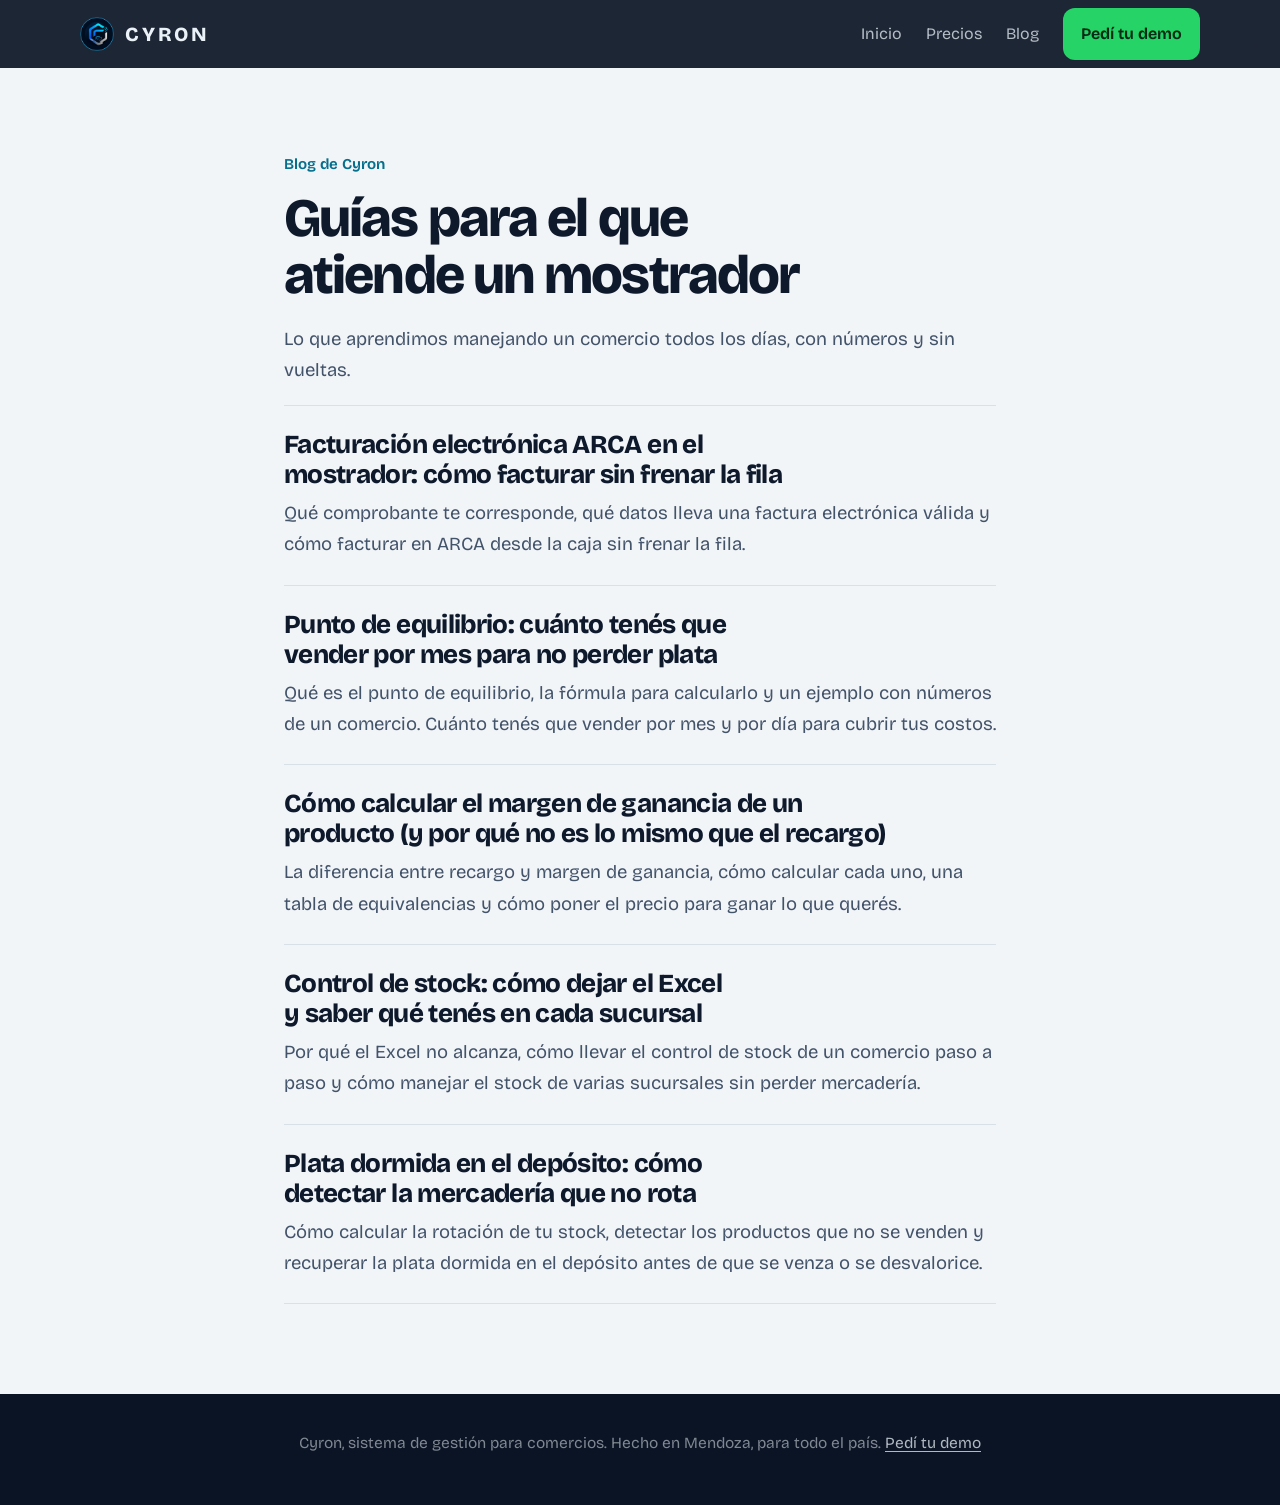
<file: blog.html>
<!doctype html>
<html lang="es-AR"><head>
<meta charset="utf-8"/><meta name="viewport" content="width=device-width,initial-scale=1,viewport-fit=cover"/>
<title>Blog de Cyron · Gestión, stock y facturación para comercios</title>
<meta name="description" content="Guías prácticas para dueños de comercios: facturación ARCA, punto de equilibrio, margen de ganancia, control de stock y mercadería que no rota."/>
<meta name="robots" content="index, follow, max-image-preview:large"/>
<link rel="canonical" href="https://cyronweb.netlify.app/blog.html"/>
<meta property="og:type" content="article"/><meta property="og:locale" content="es_AR"/><meta property="og:site_name" content="Cyron"/>
<meta property="og:title" content="Blog de Cyron · Gestión, stock y facturación para comercios"/><meta property="og:description" content="Guías prácticas para dueños de comercios: facturación ARCA, punto de equilibrio, margen de ganancia, control de stock y mercadería que no rota."/><meta property="og:url" content="https://cyronweb.netlify.app/blog.html"/>
<link rel="icon" type="image/png" href="/cyron96.png"/>
<link rel="preload" href="/fuentes/bricolage-grotesque.woff2" as="font" type="font/woff2" crossorigin/>
<link rel="stylesheet" href="/estilos/blog.css"/>
<meta name="theme-color" content="#0B1424"/>
<meta property="og:image" content="https://cyronweb.netlify.app/img/og-cyron.jpg"/>

</head><body>
<header class="barra"><div class="in"><a class="logo" href="/"><img src="/cyron96.png" alt="" width="34" height="34"/>CYRON</a>
<nav class="nav" aria-label="Secciones"><a href="/">Inicio</a><a href="/#precios">Precios</a><a href="/blog.html">Blog</a><a class="btn" href="/#contacto">Pedí tu demo</a></nav></div></header>
<main><span class="rot">Blog de Cyron</span><h1>Guías para el que atiende un mostrador</h1><p>Lo que aprendimos manejando un comercio todos los días, con números y sin vueltas.</p><div class="lista"><a href="/facturacion-electronica-arca-en-el-mostrador.html"><h2>Facturación electrónica ARCA en el mostrador: cómo facturar sin frenar la fila</h2><p>Qué comprobante te corresponde, qué datos lleva una factura electrónica válida y cómo facturar en ARCA desde la caja sin frenar la fila.</p></a><a href="/punto-de-equilibrio-cuanto-vender.html"><h2>Punto de equilibrio: cuánto tenés que vender por mes para no perder plata</h2><p>Qué es el punto de equilibrio, la fórmula para calcularlo y un ejemplo con números de un comercio. Cuánto tenés que vender por mes y por día para cubrir tus costos.</p></a><a href="/como-calcular-margen-de-ganancia.html"><h2>Cómo calcular el margen de ganancia de un producto (y por qué no es lo mismo que el recargo)</h2><p>La diferencia entre recargo y margen de ganancia, cómo calcular cada uno, una tabla de equivalencias y cómo poner el precio para ganar lo que querés.</p></a><a href="/control-de-stock-comercio.html"><h2>Control de stock: cómo dejar el Excel y saber qué tenés en cada sucursal</h2><p>Por qué el Excel no alcanza, cómo llevar el control de stock de un comercio paso a paso y cómo manejar el stock de varias sucursales sin perder mercadería.</p></a><a href="/mercaderia-que-no-rota-plata-dormida.html"><h2>Plata dormida en el depósito: cómo detectar la mercadería que no rota</h2><p>Cómo calcular la rotación de tu stock, detectar los productos que no se venden y recuperar la plata dormida en el depósito antes de que se venza o se desvalorice.</p></a></div></main><footer>Cyron, sistema de gestión para comercios. Hecho en Mendoza, para todo el país. <a href="/#contacto">Pedí tu demo</a></footer></body></html>
</file>
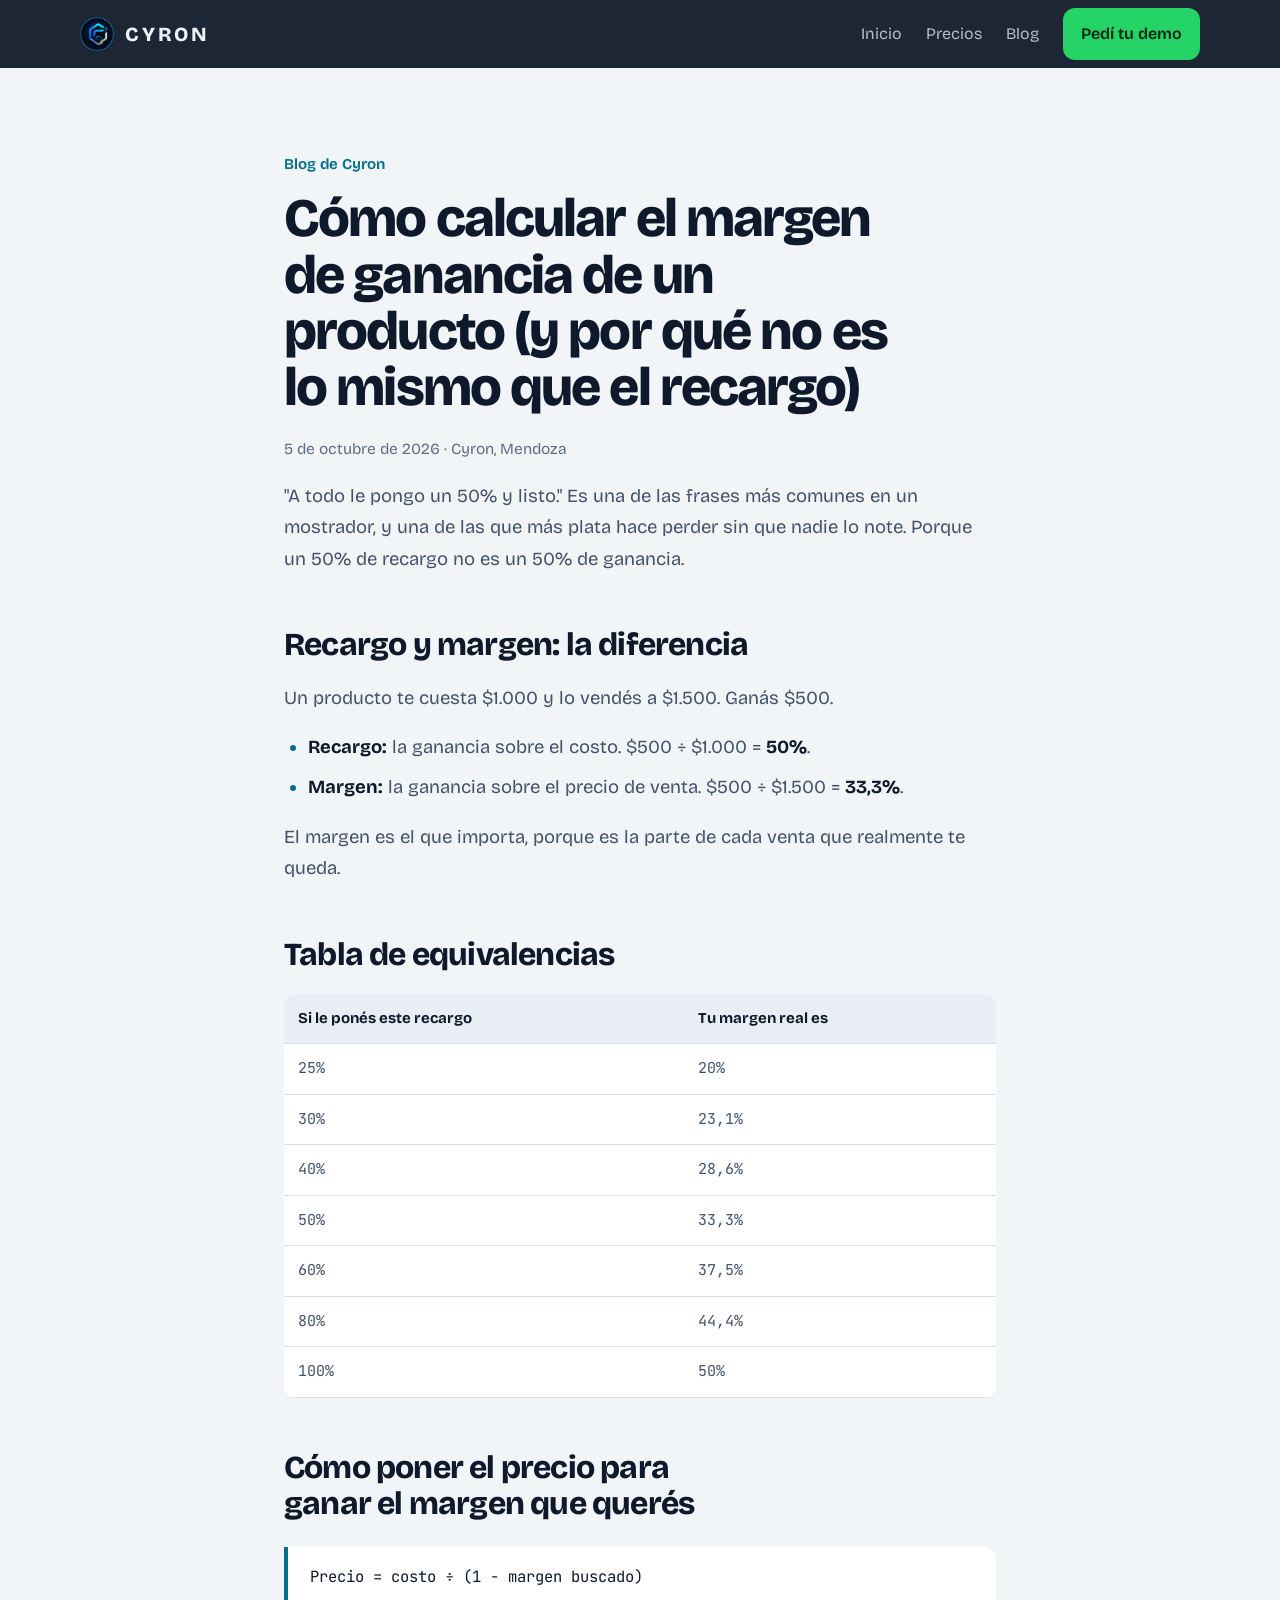
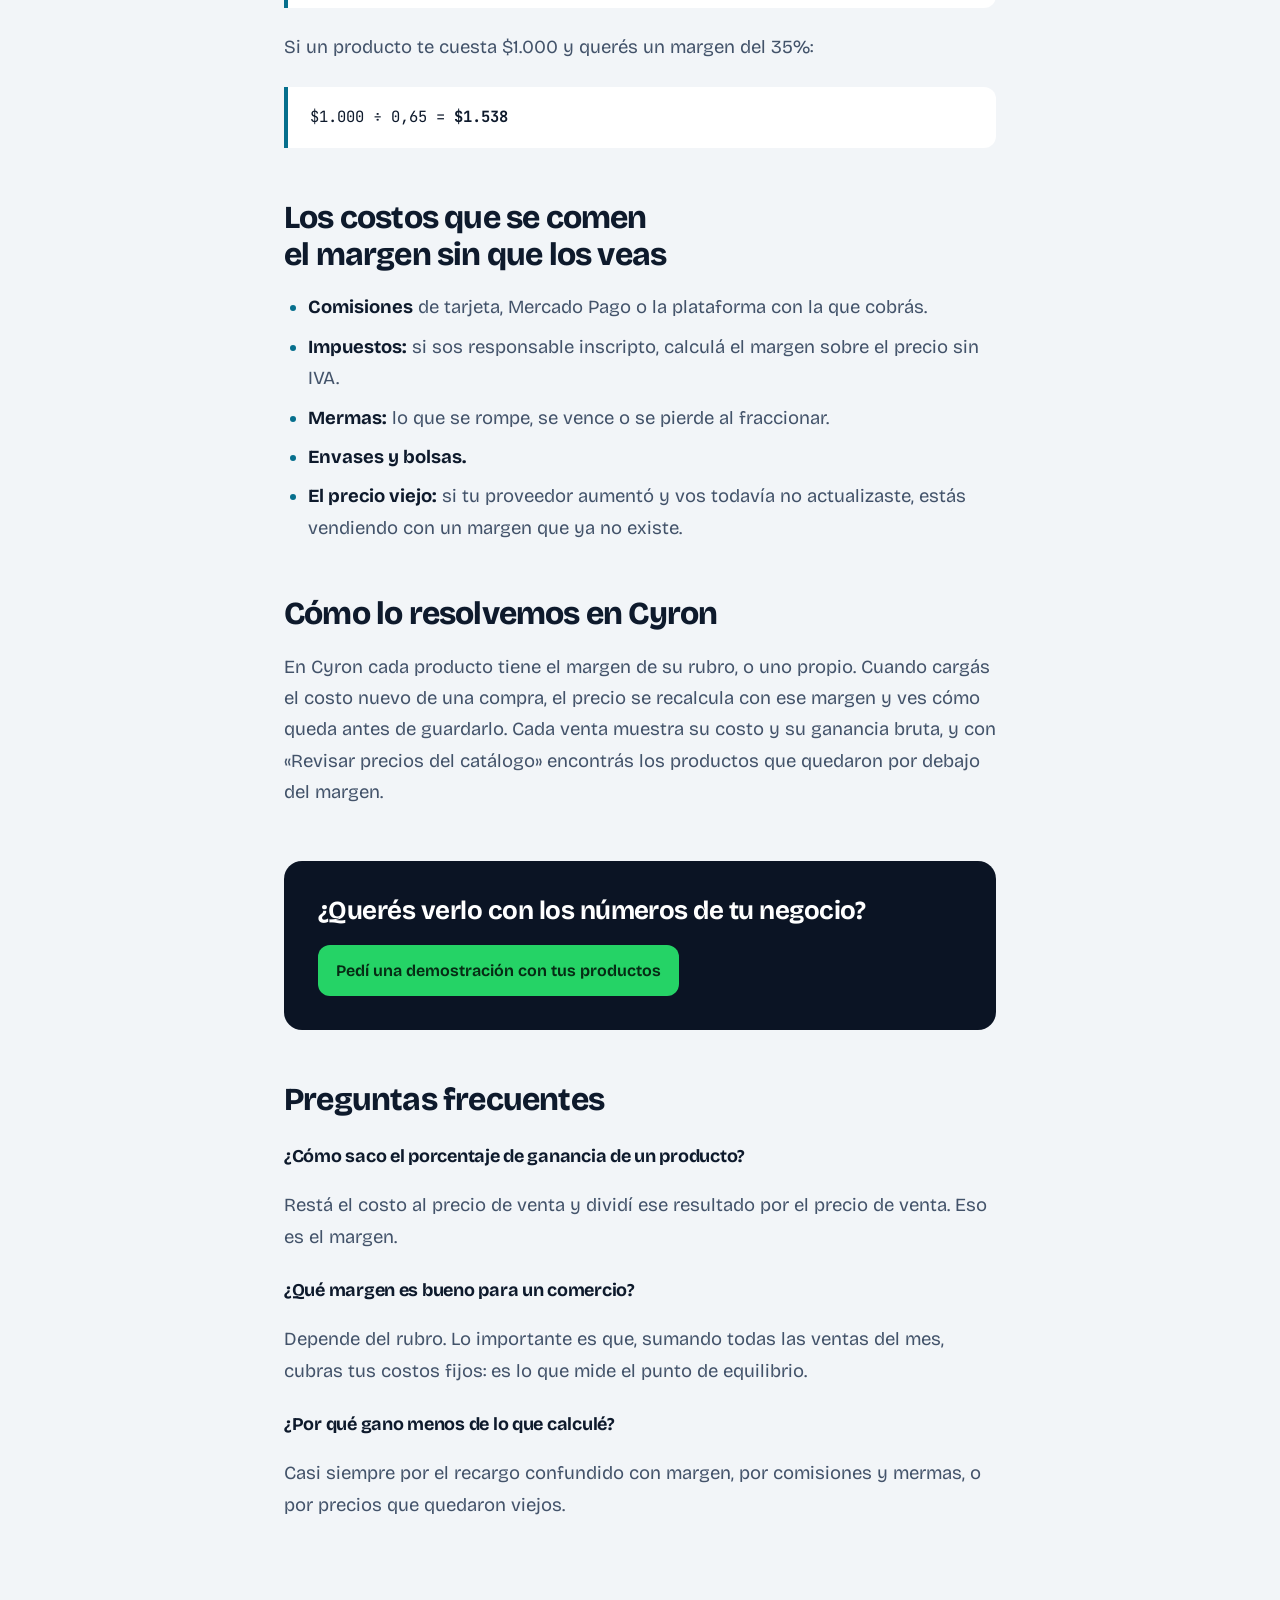
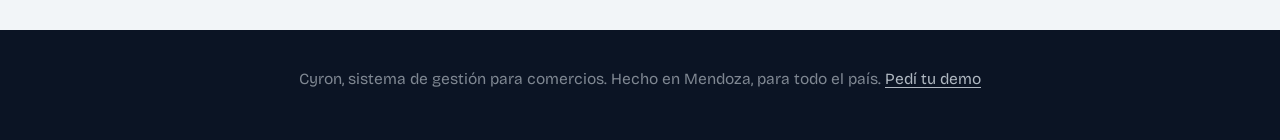
<file: como-calcular-margen-de-ganancia.html>
<!doctype html>
<html lang="es-AR"><head>
<meta charset="utf-8"/><meta name="viewport" content="width=device-width,initial-scale=1,viewport-fit=cover"/>
<title>Cómo calcular el margen de ganancia de un producto</title>
<meta name="description" content="La diferencia entre recargo y margen de ganancia, cómo calcular cada uno, una tabla de equivalencias y cómo poner el precio para ganar lo que querés."/>
<meta name="robots" content="index, follow, max-image-preview:large"/>
<link rel="canonical" href="https://cyronweb.netlify.app/como-calcular-margen-de-ganancia.html"/>
<meta property="og:type" content="article"/><meta property="og:locale" content="es_AR"/><meta property="og:site_name" content="Cyron"/>
<meta property="og:title" content="Cómo calcular el margen de ganancia de un producto"/><meta property="og:description" content="La diferencia entre recargo y margen de ganancia, cómo calcular cada uno, una tabla de equivalencias y cómo poner el precio para ganar lo que querés."/><meta property="og:url" content="https://cyronweb.netlify.app/como-calcular-margen-de-ganancia.html"/>
<link rel="icon" type="image/png" href="/cyron96.png"/>
<link rel="preload" href="/fuentes/bricolage-grotesque.woff2" as="font" type="font/woff2" crossorigin/>
<link rel="stylesheet" href="/estilos/blog.css"/>
<meta name="theme-color" content="#0B1424"/>
<meta property="og:image" content="https://cyronweb.netlify.app/img/og-cyron.jpg"/>
<script type="application/ld+json">{"@context": "https://schema.org", "@type": "Article", "headline": "Cómo calcular el margen de ganancia de un producto (y por qué no es lo mismo que el recargo)", "description": "La diferencia entre recargo y margen de ganancia, cómo calcular cada uno, una tabla de equivalencias y cómo poner el precio para ganar lo que querés.", "inLanguage": "es-AR", "mainEntityOfPage": "https://cyronweb.netlify.app/como-calcular-margen-de-ganancia.html", "author": {"@type": "Organization", "name": "Cyron"}, "publisher": {"@type": "Organization", "name": "Cyron", "logo": {"@type": "ImageObject", "url": "https://cyronweb.netlify.app/cyron512.png"}}, "datePublished": "2026-10-05"}</script>
<script type="application/ld+json">{"@context": "https://schema.org", "@type": "FAQPage", "mainEntity": [{"@type": "Question", "name": "¿Cómo saco el porcentaje de ganancia de un producto?", "acceptedAnswer": {"@type": "Answer", "text": "Restá el costo al precio de venta y dividí ese resultado por el precio de venta. Eso es el margen."}}, {"@type": "Question", "name": "¿Qué margen es bueno para un comercio?", "acceptedAnswer": {"@type": "Answer", "text": "Depende del rubro. Lo importante es que, sumando todas las ventas del mes, cubras tus costos fijos: es lo que mide el punto de equilibrio."}}, {"@type": "Question", "name": "¿Por qué gano menos de lo que calculé?", "acceptedAnswer": {"@type": "Answer", "text": "Casi siempre por el recargo confundido con margen, por comisiones y mermas, o por precios que quedaron viejos."}}]}</script>
</head><body>
<header class="barra"><div class="in"><a class="logo" href="/"><img src="/cyron96.png" alt="" width="34" height="34"/>CYRON</a>
<nav class="nav" aria-label="Secciones"><a href="/">Inicio</a><a href="/#precios">Precios</a><a href="/blog.html">Blog</a><a class="btn" href="/#contacto">Pedí tu demo</a></nav></div></header>
<main><span class="rot">Blog de Cyron</span><h1>Cómo calcular el margen de ganancia de un producto (y por qué no es lo mismo que el recargo)</h1><p class="meta">5 de octubre de 2026 · Cyron, Mendoza</p><p>"A todo le pongo un 50% y listo." Es una de las frases más comunes en un mostrador, y una de las que más plata hace perder sin que nadie lo note. Porque un 50% de recargo no es un 50% de ganancia.</p>
<h2>Recargo y margen: la diferencia</h2>
<p>Un producto te cuesta $1.000 y lo vendés a $1.500. Ganás $500.</p>
<ul>
<li><strong>Recargo:</strong> la ganancia sobre el costo. $500 ÷ $1.000 = <strong>50%</strong>.</li>
<li><strong>Margen:</strong> la ganancia sobre el precio de venta. $500 ÷ $1.500 = <strong>33,3%</strong>.</li>
</ul>
<p>El margen es el que importa, porque es la parte de cada venta que realmente te queda.</p>
<h2>Tabla de equivalencias</h2>
<div class="tabla"><table>
<thead>
<tr>
<th>Si le ponés este recargo</th>
<th>Tu margen real es</th>
</tr>
</thead>
<tbody>
<tr>
<td>25%</td>
<td>20%</td>
</tr>
<tr>
<td>30%</td>
<td>23,1%</td>
</tr>
<tr>
<td>40%</td>
<td>28,6%</td>
</tr>
<tr>
<td>50%</td>
<td>33,3%</td>
</tr>
<tr>
<td>60%</td>
<td>37,5%</td>
</tr>
<tr>
<td>80%</td>
<td>44,4%</td>
</tr>
<tr>
<td>100%</td>
<td>50%</td>
</tr>
</tbody>
</table></div>
<h2>Cómo poner el precio para ganar el margen que querés</h2>
<blockquote>
<p>Precio = costo ÷ (1 − margen buscado)</p>
</blockquote>
<p>Si un producto te cuesta $1.000 y querés un margen del 35%:</p>
<blockquote>
<p>$1.000 ÷ 0,65 = <strong>$1.538</strong></p>
</blockquote>
<h2>Los costos que se comen el margen sin que los veas</h2>
<ul>
<li><strong>Comisiones</strong> de tarjeta, Mercado Pago o la plataforma con la que cobrás.</li>
<li><strong>Impuestos:</strong> si sos responsable inscripto, calculá el margen sobre el precio sin IVA.</li>
<li><strong>Mermas:</strong> lo que se rompe, se vence o se pierde al fraccionar.</li>
<li><strong>Envases y bolsas.</strong></li>
<li><strong>El precio viejo:</strong> si tu proveedor aumentó y vos todavía no actualizaste, estás vendiendo con un margen que ya no existe.</li>
</ul>
<h2>Cómo lo resolvemos en Cyron</h2>
<p>En Cyron cada producto tiene el margen de su rubro, o uno propio. Cuando cargás el costo nuevo de una compra, el precio se recalcula con ese margen y ves cómo queda antes de guardarlo. Cada venta muestra su costo y su ganancia bruta, y con «Revisar precios del catálogo» encontrás los productos que quedaron por debajo del margen.</p>
<div class="cta"><p>¿Querés verlo con los números de tu negocio?</p><a class="btn" href="/#contacto">Pedí una demostración con tus productos</a></div><h2>Preguntas frecuentes</h2><h3 style="font-size:18px;margin:22px 0 6px;color:var(--tx)">¿Cómo saco el porcentaje de ganancia de un producto?</h3><p>Restá el costo al precio de venta y dividí ese resultado por el precio de venta. Eso es el margen.</p><h3 style="font-size:18px;margin:22px 0 6px;color:var(--tx)">¿Qué margen es bueno para un comercio?</h3><p>Depende del rubro. Lo importante es que, sumando todas las ventas del mes, cubras tus costos fijos: es lo que mide el punto de equilibrio.</p><h3 style="font-size:18px;margin:22px 0 6px;color:var(--tx)">¿Por qué gano menos de lo que calculé?</h3><p>Casi siempre por el recargo confundido con margen, por comisiones y mermas, o por precios que quedaron viejos.</p></main><footer>Cyron, sistema de gestión para comercios. Hecho en Mendoza, para todo el país. <a href="/#contacto">Pedí tu demo</a></footer></body></html>
</file>
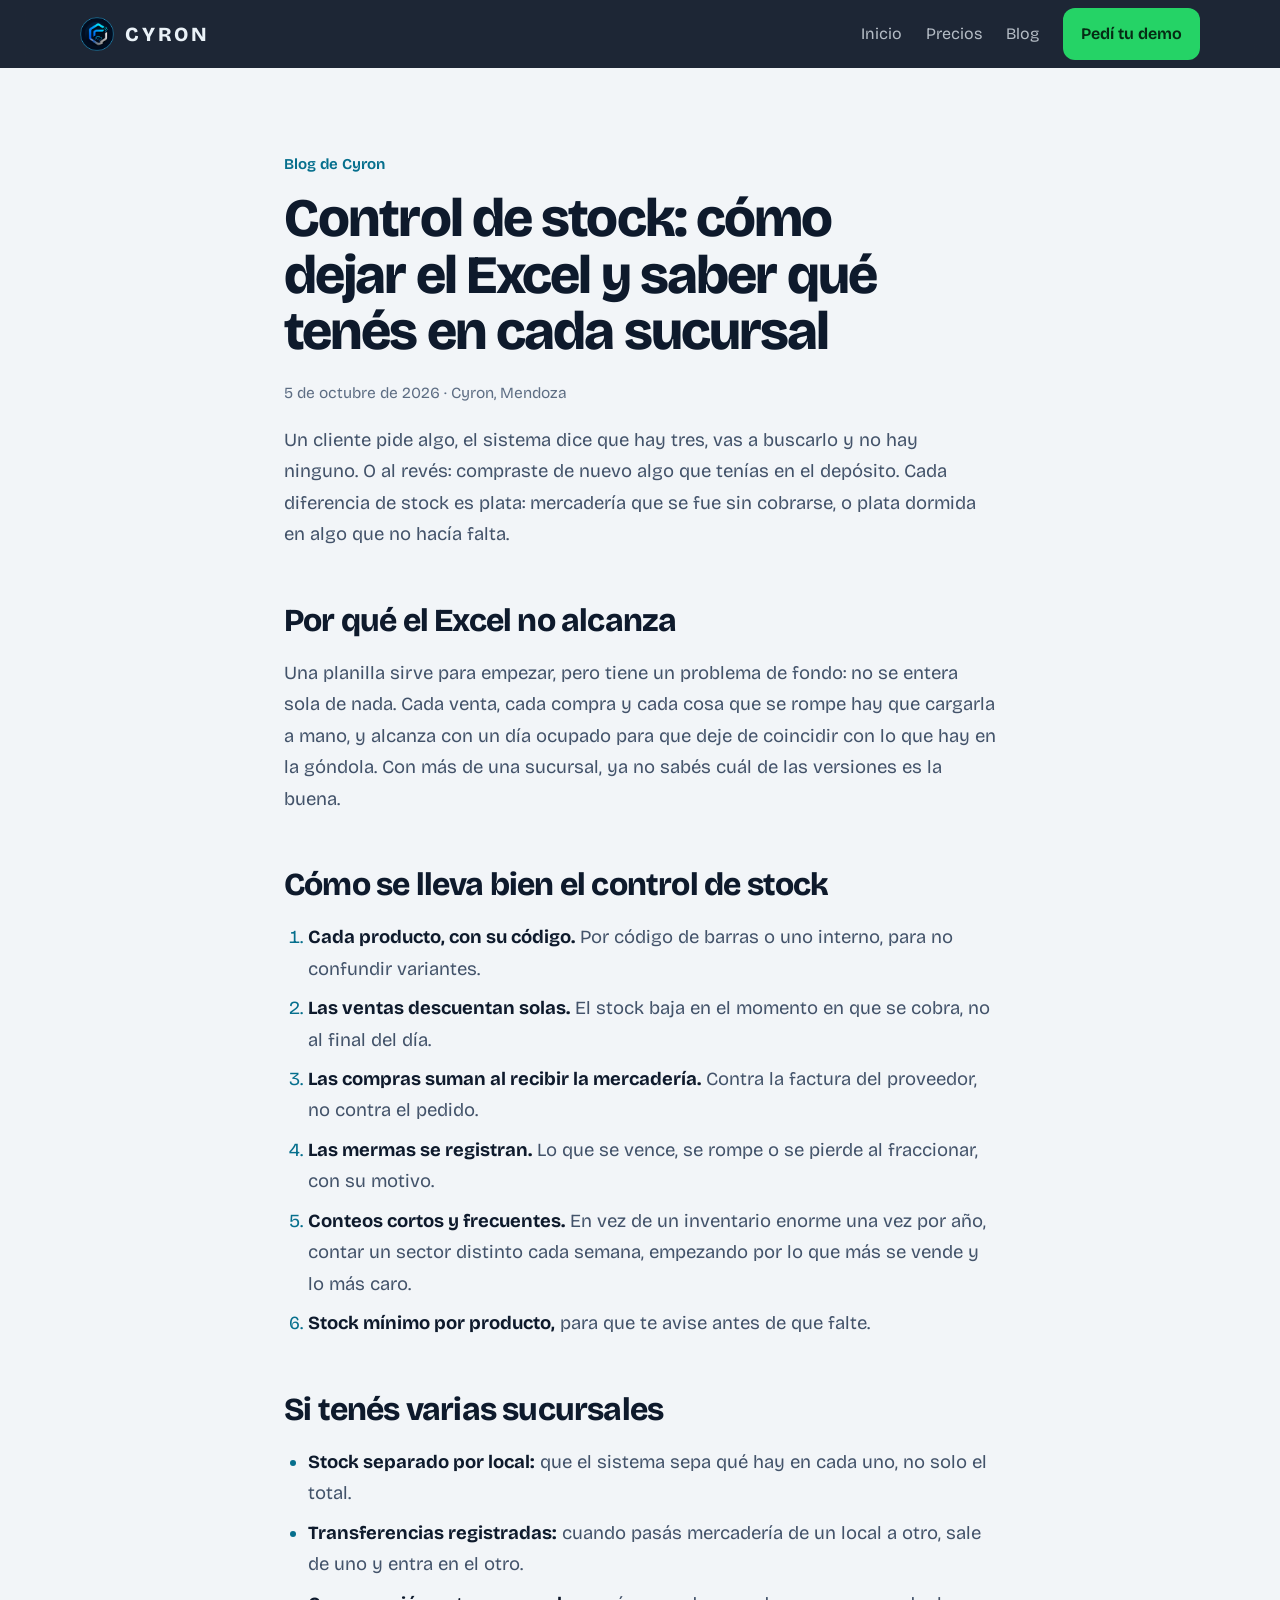
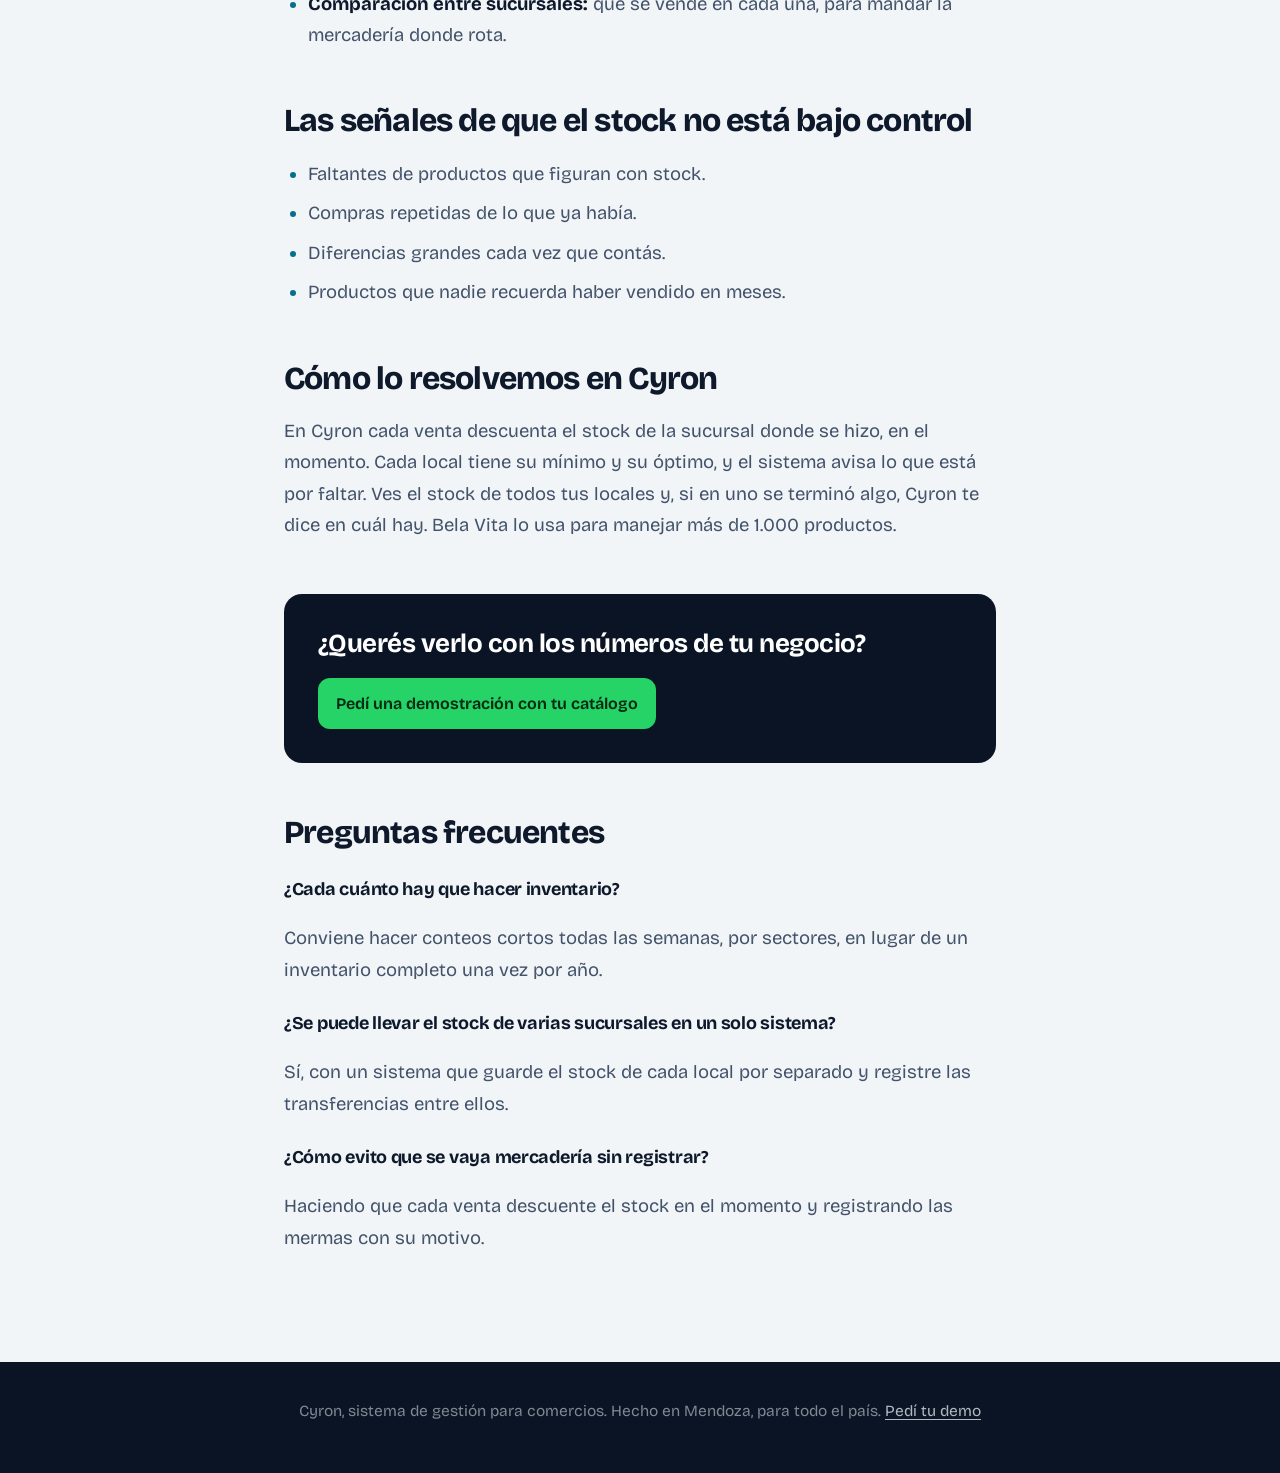
<file: control-de-stock-comercio.html>
<!doctype html>
<html lang="es-AR"><head>
<meta charset="utf-8"/><meta name="viewport" content="width=device-width,initial-scale=1,viewport-fit=cover"/>
<title>Control de stock en un comercio: cómo hacerlo bien</title>
<meta name="description" content="Por qué el Excel no alcanza, cómo llevar el control de stock de un comercio paso a paso y cómo manejar el stock de varias sucursales sin perder mercadería."/>
<meta name="robots" content="index, follow, max-image-preview:large"/>
<link rel="canonical" href="https://cyronweb.netlify.app/control-de-stock-comercio.html"/>
<meta property="og:type" content="article"/><meta property="og:locale" content="es_AR"/><meta property="og:site_name" content="Cyron"/>
<meta property="og:title" content="Control de stock en un comercio: cómo hacerlo bien"/><meta property="og:description" content="Por qué el Excel no alcanza, cómo llevar el control de stock de un comercio paso a paso y cómo manejar el stock de varias sucursales sin perder mercadería."/><meta property="og:url" content="https://cyronweb.netlify.app/control-de-stock-comercio.html"/>
<link rel="icon" type="image/png" href="/cyron96.png"/>
<link rel="preload" href="/fuentes/bricolage-grotesque.woff2" as="font" type="font/woff2" crossorigin/>
<link rel="stylesheet" href="/estilos/blog.css"/>
<meta name="theme-color" content="#0B1424"/>
<meta property="og:image" content="https://cyronweb.netlify.app/img/og-cyron.jpg"/>
<script type="application/ld+json">{"@context": "https://schema.org", "@type": "Article", "headline": "Control de stock: cómo dejar el Excel y saber qué tenés en cada sucursal", "description": "Por qué el Excel no alcanza, cómo llevar el control de stock de un comercio paso a paso y cómo manejar el stock de varias sucursales sin perder mercadería.", "inLanguage": "es-AR", "mainEntityOfPage": "https://cyronweb.netlify.app/control-de-stock-comercio.html", "author": {"@type": "Organization", "name": "Cyron"}, "publisher": {"@type": "Organization", "name": "Cyron", "logo": {"@type": "ImageObject", "url": "https://cyronweb.netlify.app/cyron512.png"}}, "datePublished": "2026-10-05"}</script>
<script type="application/ld+json">{"@context": "https://schema.org", "@type": "FAQPage", "mainEntity": [{"@type": "Question", "name": "¿Cada cuánto hay que hacer inventario?", "acceptedAnswer": {"@type": "Answer", "text": "Conviene hacer conteos cortos todas las semanas, por sectores, en lugar de un inventario completo una vez por año."}}, {"@type": "Question", "name": "¿Se puede llevar el stock de varias sucursales en un solo sistema?", "acceptedAnswer": {"@type": "Answer", "text": "Sí, con un sistema que guarde el stock de cada local por separado y registre las transferencias entre ellos."}}, {"@type": "Question", "name": "¿Cómo evito que se vaya mercadería sin registrar?", "acceptedAnswer": {"@type": "Answer", "text": "Haciendo que cada venta descuente el stock en el momento y registrando las mermas con su motivo."}}]}</script>
</head><body>
<header class="barra"><div class="in"><a class="logo" href="/"><img src="/cyron96.png" alt="" width="34" height="34"/>CYRON</a>
<nav class="nav" aria-label="Secciones"><a href="/">Inicio</a><a href="/#precios">Precios</a><a href="/blog.html">Blog</a><a class="btn" href="/#contacto">Pedí tu demo</a></nav></div></header>
<main><span class="rot">Blog de Cyron</span><h1>Control de stock: cómo dejar el Excel y saber qué tenés en cada sucursal</h1><p class="meta">5 de octubre de 2026 · Cyron, Mendoza</p><p>Un cliente pide algo, el sistema dice que hay tres, vas a buscarlo y no hay ninguno. O al revés: compraste de nuevo algo que tenías en el depósito. Cada diferencia de stock es plata: mercadería que se fue sin cobrarse, o plata dormida en algo que no hacía falta.</p>
<h2>Por qué el Excel no alcanza</h2>
<p>Una planilla sirve para empezar, pero tiene un problema de fondo: no se entera sola de nada. Cada venta, cada compra y cada cosa que se rompe hay que cargarla a mano, y alcanza con un día ocupado para que deje de coincidir con lo que hay en la góndola. Con más de una sucursal, ya no sabés cuál de las versiones es la buena.</p>
<h2>Cómo se lleva bien el control de stock</h2>
<ol>
<li><strong>Cada producto, con su código.</strong> Por código de barras o uno interno, para no confundir variantes.</li>
<li><strong>Las ventas descuentan solas.</strong> El stock baja en el momento en que se cobra, no al final del día.</li>
<li><strong>Las compras suman al recibir la mercadería.</strong> Contra la factura del proveedor, no contra el pedido.</li>
<li><strong>Las mermas se registran.</strong> Lo que se vence, se rompe o se pierde al fraccionar, con su motivo.</li>
<li><strong>Conteos cortos y frecuentes.</strong> En vez de un inventario enorme una vez por año, contar un sector distinto cada semana, empezando por lo que más se vende y lo más caro.</li>
<li><strong>Stock mínimo por producto,</strong> para que te avise antes de que falte.</li>
</ol>
<h2>Si tenés varias sucursales</h2>
<ul>
<li><strong>Stock separado por local:</strong> que el sistema sepa qué hay en cada uno, no solo el total.</li>
<li><strong>Transferencias registradas:</strong> cuando pasás mercadería de un local a otro, sale de uno y entra en el otro.</li>
<li><strong>Comparación entre sucursales:</strong> qué se vende en cada una, para mandar la mercadería donde rota.</li>
</ul>
<h2>Las señales de que el stock no está bajo control</h2>
<ul>
<li>Faltantes de productos que figuran con stock.</li>
<li>Compras repetidas de lo que ya había.</li>
<li>Diferencias grandes cada vez que contás.</li>
<li>Productos que nadie recuerda haber vendido en meses.</li>
</ul>
<h2>Cómo lo resolvemos en Cyron</h2>
<p>En Cyron cada venta descuenta el stock de la sucursal donde se hizo, en el momento. Cada local tiene su mínimo y su óptimo, y el sistema avisa lo que está por faltar. Ves el stock de todos tus locales y, si en uno se terminó algo, Cyron te dice en cuál hay. Bela Vita lo usa para manejar más de 1.000 productos.</p>
<div class="cta"><p>¿Querés verlo con los números de tu negocio?</p><a class="btn" href="/#contacto">Pedí una demostración con tu catálogo</a></div><h2>Preguntas frecuentes</h2><h3 style="font-size:18px;margin:22px 0 6px;color:var(--tx)">¿Cada cuánto hay que hacer inventario?</h3><p>Conviene hacer conteos cortos todas las semanas, por sectores, en lugar de un inventario completo una vez por año.</p><h3 style="font-size:18px;margin:22px 0 6px;color:var(--tx)">¿Se puede llevar el stock de varias sucursales en un solo sistema?</h3><p>Sí, con un sistema que guarde el stock de cada local por separado y registre las transferencias entre ellos.</p><h3 style="font-size:18px;margin:22px 0 6px;color:var(--tx)">¿Cómo evito que se vaya mercadería sin registrar?</h3><p>Haciendo que cada venta descuente el stock en el momento y registrando las mermas con su motivo.</p></main><footer>Cyron, sistema de gestión para comercios. Hecho en Mendoza, para todo el país. <a href="/#contacto">Pedí tu demo</a></footer></body></html>
</file>
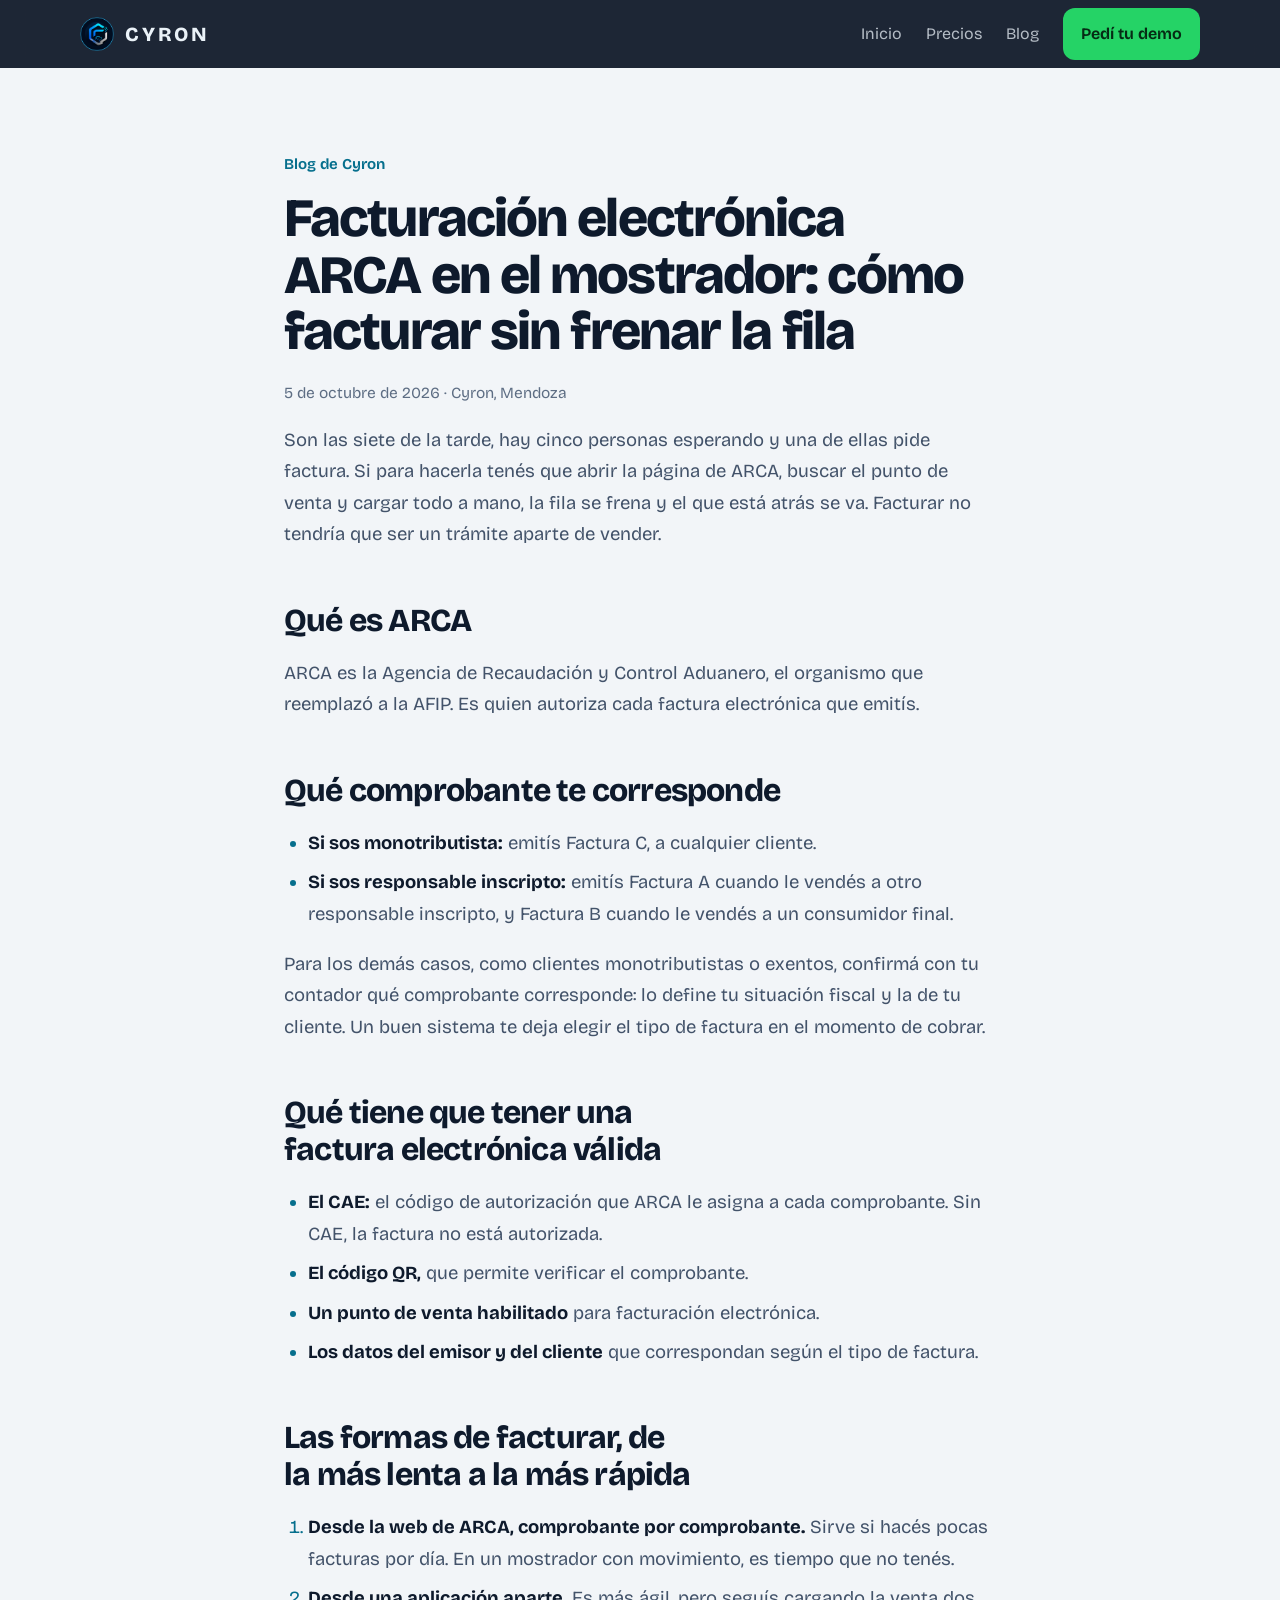
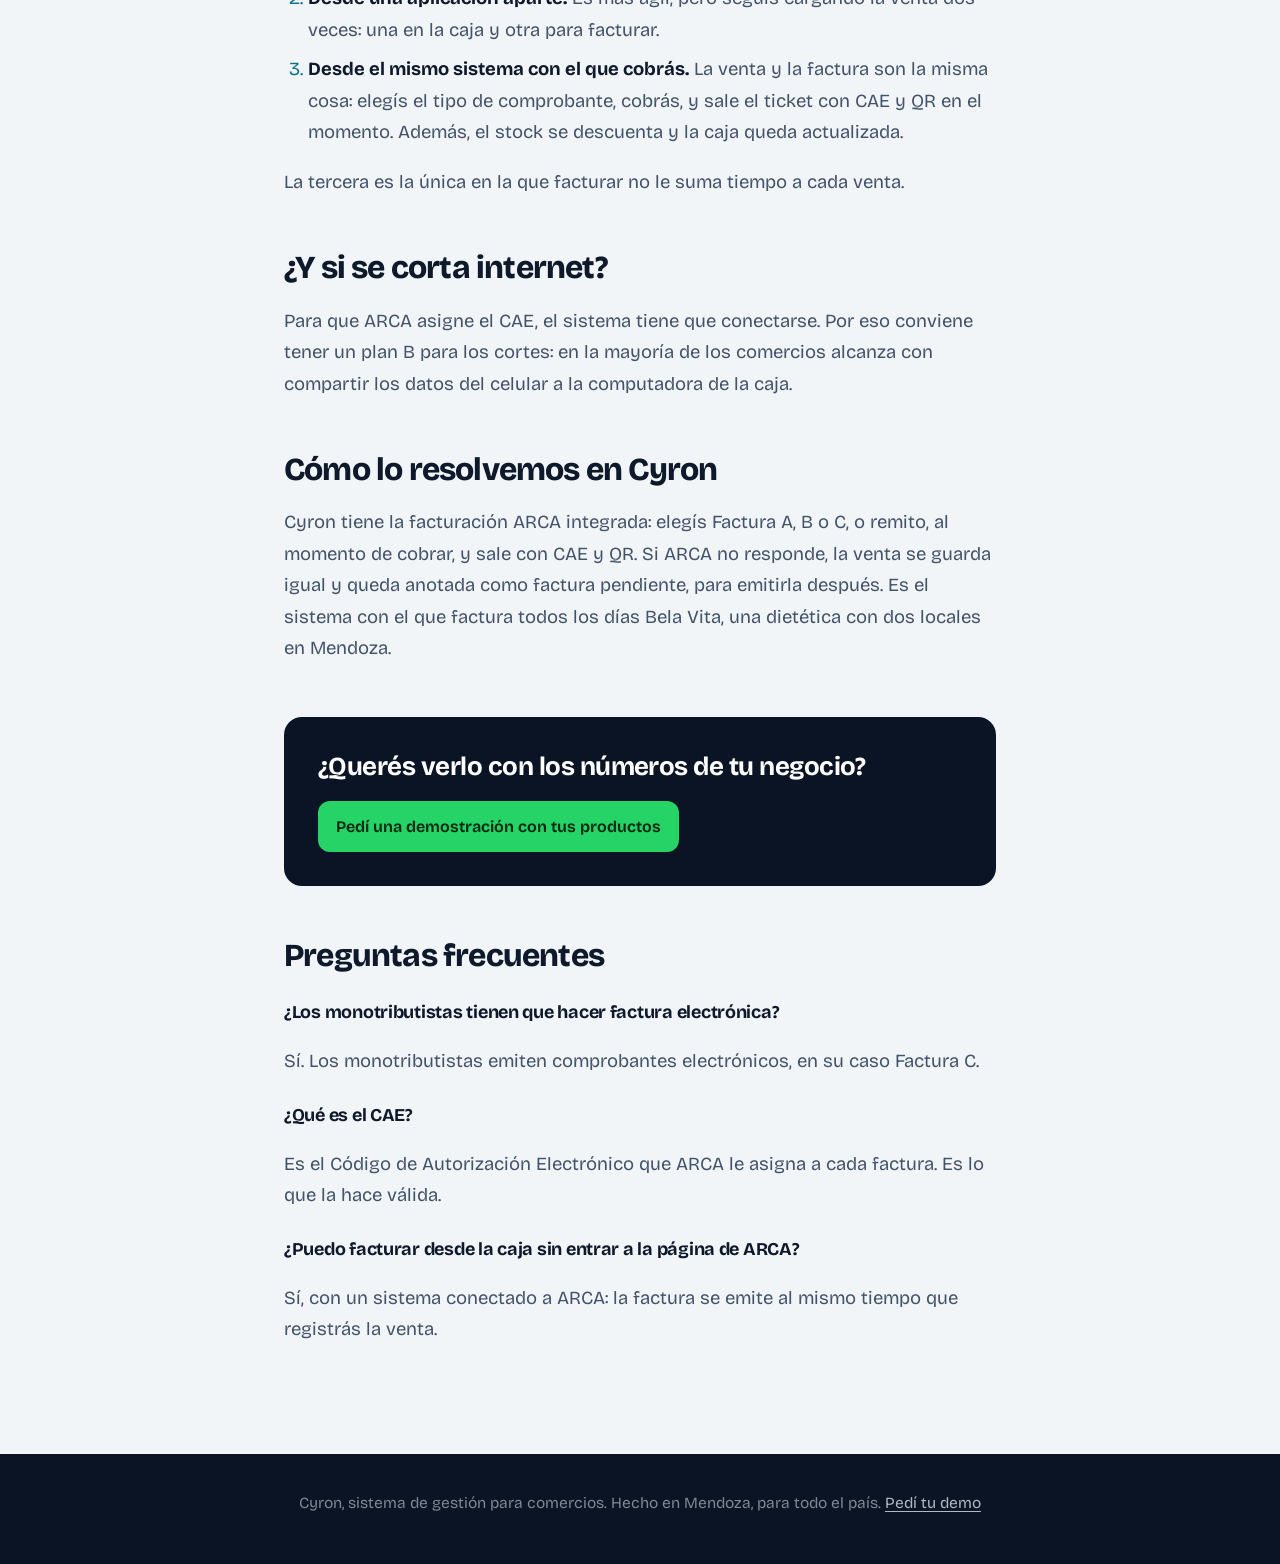
<file: facturacion-electronica-arca-en-el-mostrador.html>
<!doctype html>
<html lang="es-AR"><head>
<meta charset="utf-8"/><meta name="viewport" content="width=device-width,initial-scale=1,viewport-fit=cover"/>
<title>Facturación electrónica ARCA en el mostrador: cómo facturar rápido</title>
<meta name="description" content="Qué comprobante te corresponde, qué datos lleva una factura electrónica válida y cómo facturar en ARCA desde la caja sin frenar la fila."/>
<meta name="robots" content="index, follow, max-image-preview:large"/>
<link rel="canonical" href="https://cyronweb.netlify.app/facturacion-electronica-arca-en-el-mostrador.html"/>
<meta property="og:type" content="article"/><meta property="og:locale" content="es_AR"/><meta property="og:site_name" content="Cyron"/>
<meta property="og:title" content="Facturación electrónica ARCA en el mostrador: cómo facturar rápido"/><meta property="og:description" content="Qué comprobante te corresponde, qué datos lleva una factura electrónica válida y cómo facturar en ARCA desde la caja sin frenar la fila."/><meta property="og:url" content="https://cyronweb.netlify.app/facturacion-electronica-arca-en-el-mostrador.html"/>
<link rel="icon" type="image/png" href="/cyron96.png"/>
<link rel="preload" href="/fuentes/bricolage-grotesque.woff2" as="font" type="font/woff2" crossorigin/>
<link rel="stylesheet" href="/estilos/blog.css"/>
<meta name="theme-color" content="#0B1424"/>
<meta property="og:image" content="https://cyronweb.netlify.app/img/og-cyron.jpg"/>
<script type="application/ld+json">{"@context": "https://schema.org", "@type": "Article", "headline": "Facturación electrónica ARCA en el mostrador: cómo facturar sin frenar la fila", "description": "Qué comprobante te corresponde, qué datos lleva una factura electrónica válida y cómo facturar en ARCA desde la caja sin frenar la fila.", "inLanguage": "es-AR", "mainEntityOfPage": "https://cyronweb.netlify.app/facturacion-electronica-arca-en-el-mostrador.html", "author": {"@type": "Organization", "name": "Cyron"}, "publisher": {"@type": "Organization", "name": "Cyron", "logo": {"@type": "ImageObject", "url": "https://cyronweb.netlify.app/cyron512.png"}}, "datePublished": "2026-10-05"}</script>
<script type="application/ld+json">{"@context": "https://schema.org", "@type": "FAQPage", "mainEntity": [{"@type": "Question", "name": "¿Los monotributistas tienen que hacer factura electrónica?", "acceptedAnswer": {"@type": "Answer", "text": "Sí. Los monotributistas emiten comprobantes electrónicos, en su caso Factura C."}}, {"@type": "Question", "name": "¿Qué es el CAE?", "acceptedAnswer": {"@type": "Answer", "text": "Es el Código de Autorización Electrónico que ARCA le asigna a cada factura. Es lo que la hace válida."}}, {"@type": "Question", "name": "¿Puedo facturar desde la caja sin entrar a la página de ARCA?", "acceptedAnswer": {"@type": "Answer", "text": "Sí, con un sistema conectado a ARCA: la factura se emite al mismo tiempo que registrás la venta."}}]}</script>
</head><body>
<header class="barra"><div class="in"><a class="logo" href="/"><img src="/cyron96.png" alt="" width="34" height="34"/>CYRON</a>
<nav class="nav" aria-label="Secciones"><a href="/">Inicio</a><a href="/#precios">Precios</a><a href="/blog.html">Blog</a><a class="btn" href="/#contacto">Pedí tu demo</a></nav></div></header>
<main><span class="rot">Blog de Cyron</span><h1>Facturación electrónica ARCA en el mostrador: cómo facturar sin frenar la fila</h1><p class="meta">5 de octubre de 2026 · Cyron, Mendoza</p><p>Son las siete de la tarde, hay cinco personas esperando y una de ellas pide factura. Si para hacerla tenés que abrir la página de ARCA, buscar el punto de venta y cargar todo a mano, la fila se frena y el que está atrás se va. Facturar no tendría que ser un trámite aparte de vender.</p>
<h2>Qué es ARCA</h2>
<p>ARCA es la Agencia de Recaudación y Control Aduanero, el organismo que reemplazó a la AFIP. Es quien autoriza cada factura electrónica que emitís.</p>
<h2>Qué comprobante te corresponde</h2>
<ul>
<li><strong>Si sos monotributista:</strong> emitís Factura C, a cualquier cliente.</li>
<li><strong>Si sos responsable inscripto:</strong> emitís Factura A cuando le vendés a otro responsable inscripto, y Factura B cuando le vendés a un consumidor final.</li>
</ul>
<p>Para los demás casos, como clientes monotributistas o exentos, confirmá con tu contador qué comprobante corresponde: lo define tu situación fiscal y la de tu cliente. Un buen sistema te deja elegir el tipo de factura en el momento de cobrar.</p>
<h2>Qué tiene que tener una factura electrónica válida</h2>
<ul>
<li><strong>El CAE:</strong> el código de autorización que ARCA le asigna a cada comprobante. Sin CAE, la factura no está autorizada.</li>
<li><strong>El código QR,</strong> que permite verificar el comprobante.</li>
<li><strong>Un punto de venta habilitado</strong> para facturación electrónica.</li>
<li><strong>Los datos del emisor y del cliente</strong> que correspondan según el tipo de factura.</li>
</ul>
<h2>Las formas de facturar, de la más lenta a la más rápida</h2>
<ol>
<li><strong>Desde la web de ARCA, comprobante por comprobante.</strong> Sirve si hacés pocas facturas por día. En un mostrador con movimiento, es tiempo que no tenés.</li>
<li><strong>Desde una aplicación aparte.</strong> Es más ágil, pero seguís cargando la venta dos veces: una en la caja y otra para facturar.</li>
<li><strong>Desde el mismo sistema con el que cobrás.</strong> La venta y la factura son la misma cosa: elegís el tipo de comprobante, cobrás, y sale el ticket con CAE y QR en el momento. Además, el stock se descuenta y la caja queda actualizada.</li>
</ol>
<p>La tercera es la única en la que facturar no le suma tiempo a cada venta.</p>
<h2>¿Y si se corta internet?</h2>
<p>Para que ARCA asigne el CAE, el sistema tiene que conectarse. Por eso conviene tener un plan B para los cortes: en la mayoría de los comercios alcanza con compartir los datos del celular a la computadora de la caja.</p>
<h2>Cómo lo resolvemos en Cyron</h2>
<p>Cyron tiene la facturación ARCA integrada: elegís Factura A, B o C, o remito, al momento de cobrar, y sale con CAE y QR. Si ARCA no responde, la venta se guarda igual y queda anotada como factura pendiente, para emitirla después. Es el sistema con el que factura todos los días Bela Vita, una dietética con dos locales en Mendoza.</p>
<div class="cta"><p>¿Querés verlo con los números de tu negocio?</p><a class="btn" href="/#contacto">Pedí una demostración con tus productos</a></div><h2>Preguntas frecuentes</h2><h3 style="font-size:18px;margin:22px 0 6px;color:var(--tx)">¿Los monotributistas tienen que hacer factura electrónica?</h3><p>Sí. Los monotributistas emiten comprobantes electrónicos, en su caso Factura C.</p><h3 style="font-size:18px;margin:22px 0 6px;color:var(--tx)">¿Qué es el CAE?</h3><p>Es el Código de Autorización Electrónico que ARCA le asigna a cada factura. Es lo que la hace válida.</p><h3 style="font-size:18px;margin:22px 0 6px;color:var(--tx)">¿Puedo facturar desde la caja sin entrar a la página de ARCA?</h3><p>Sí, con un sistema conectado a ARCA: la factura se emite al mismo tiempo que registrás la venta.</p></main><footer>Cyron, sistema de gestión para comercios. Hecho en Mendoza, para todo el país. <a href="/#contacto">Pedí tu demo</a></footer></body></html>
</file>
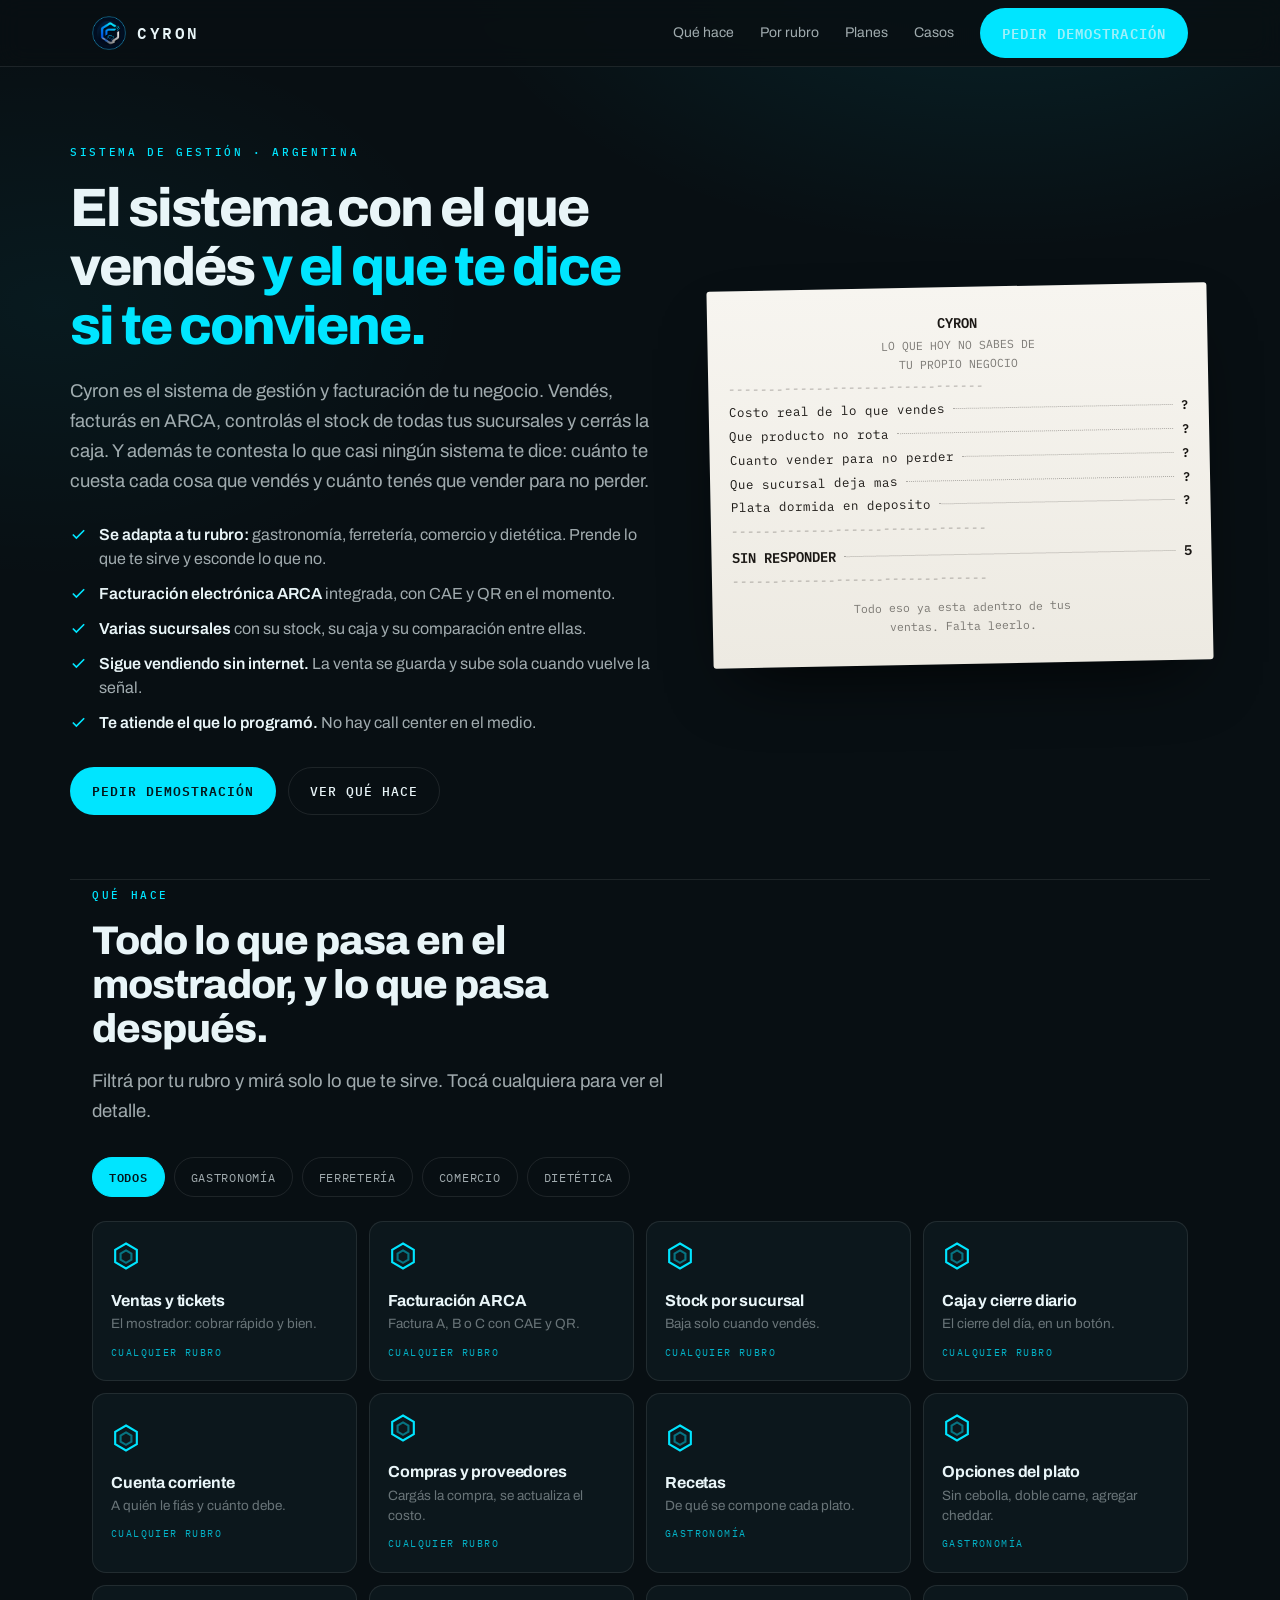
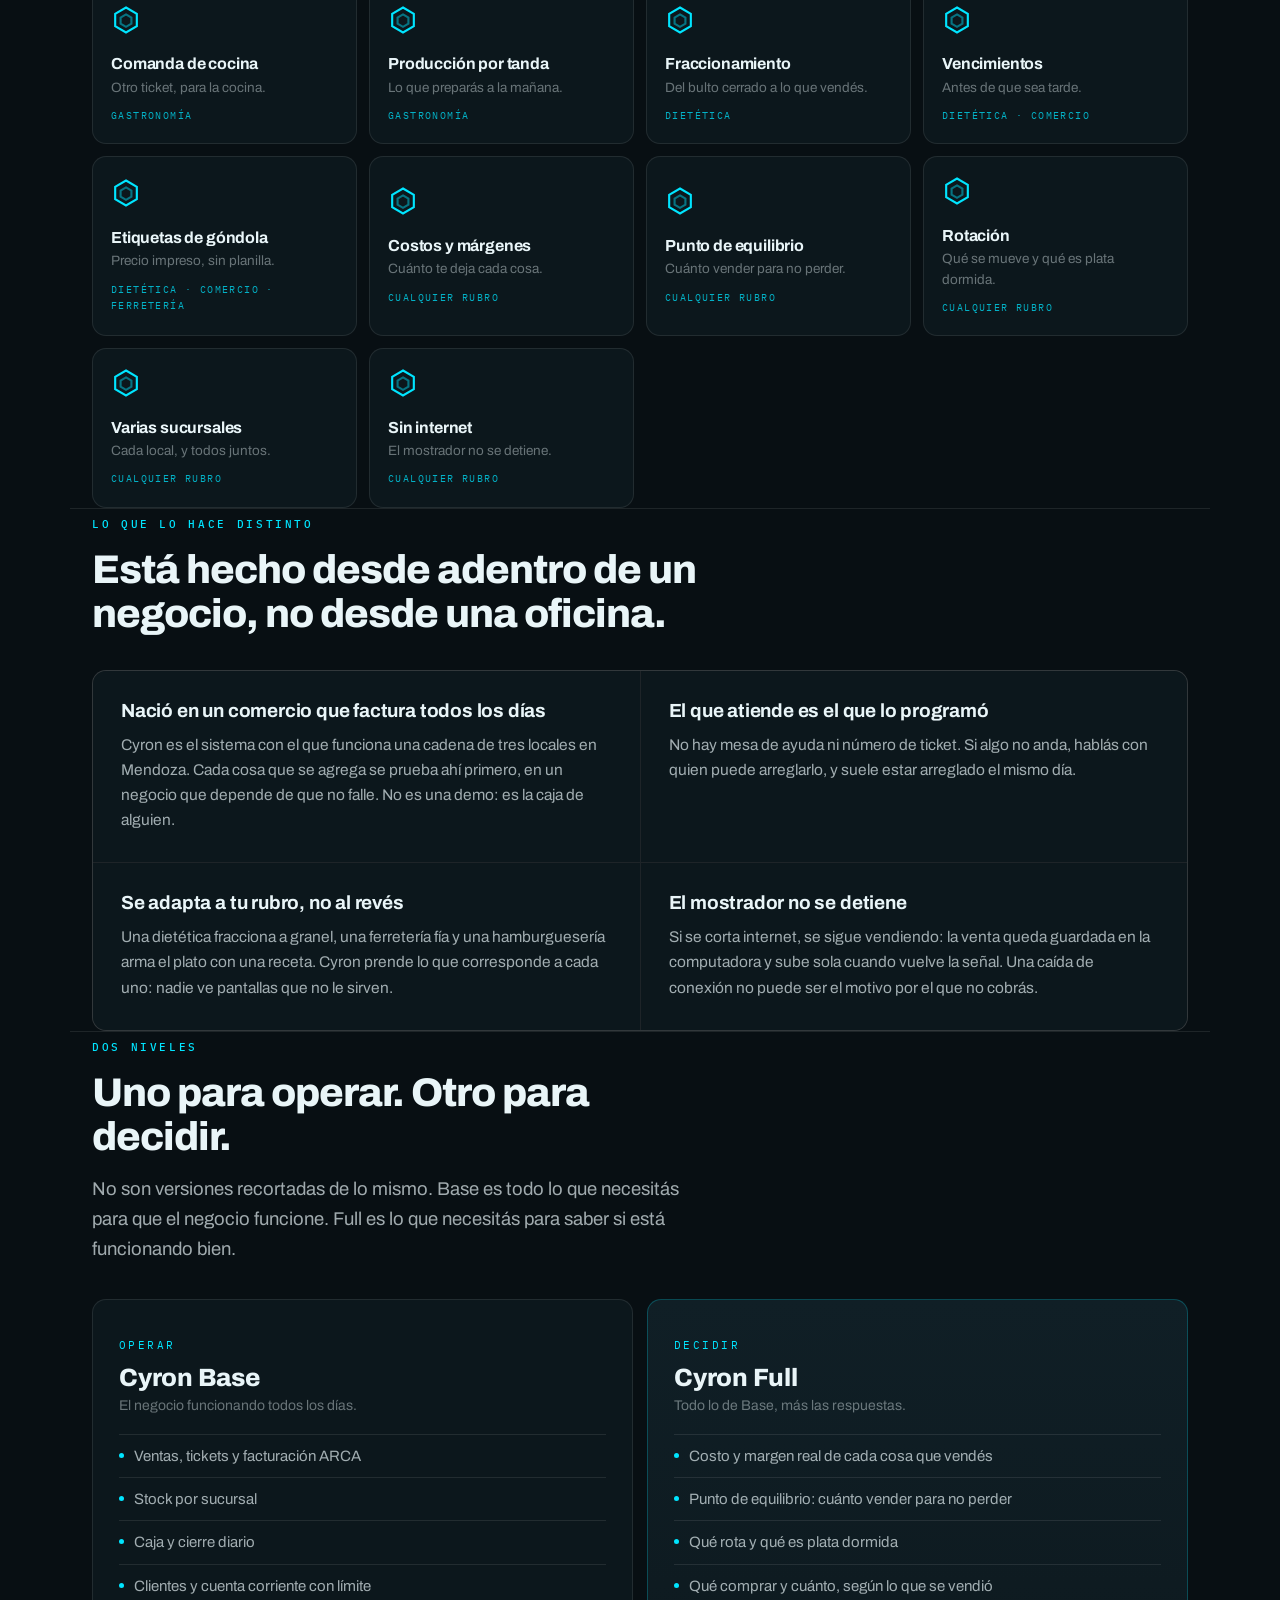
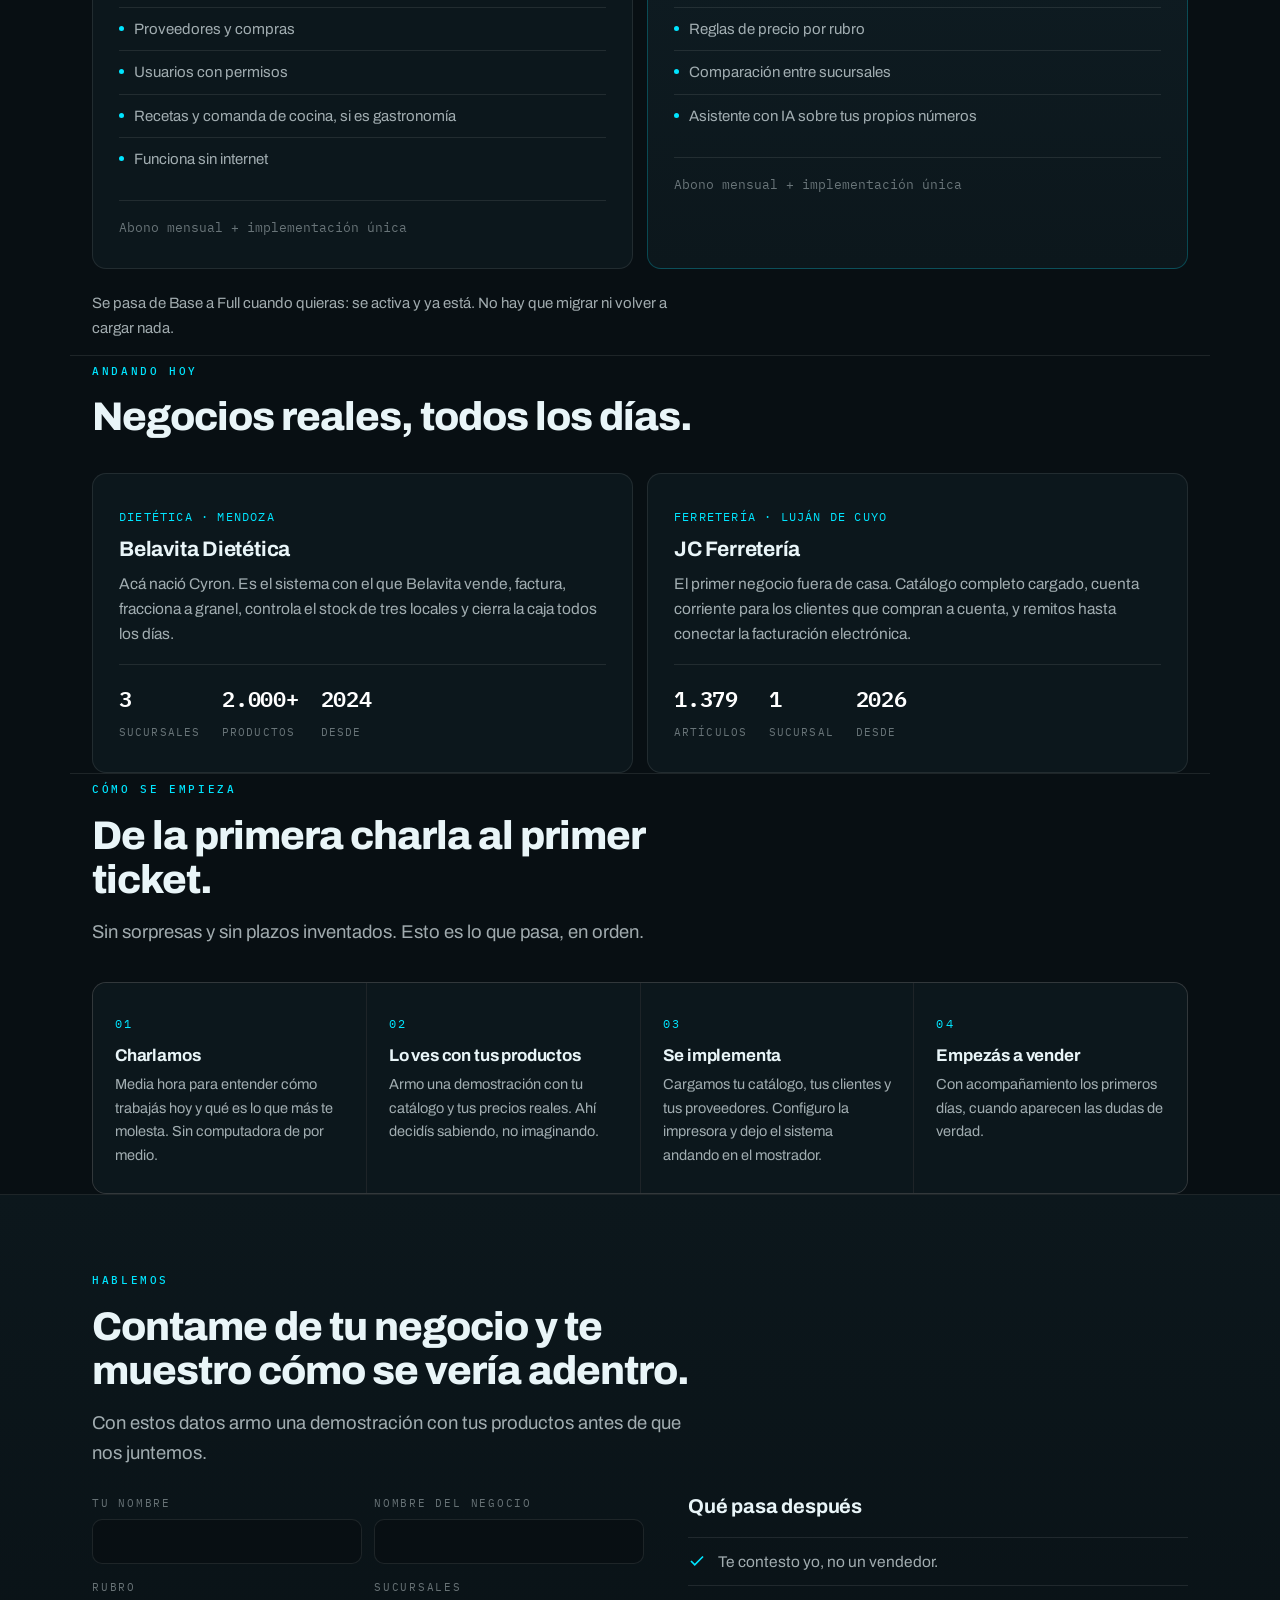
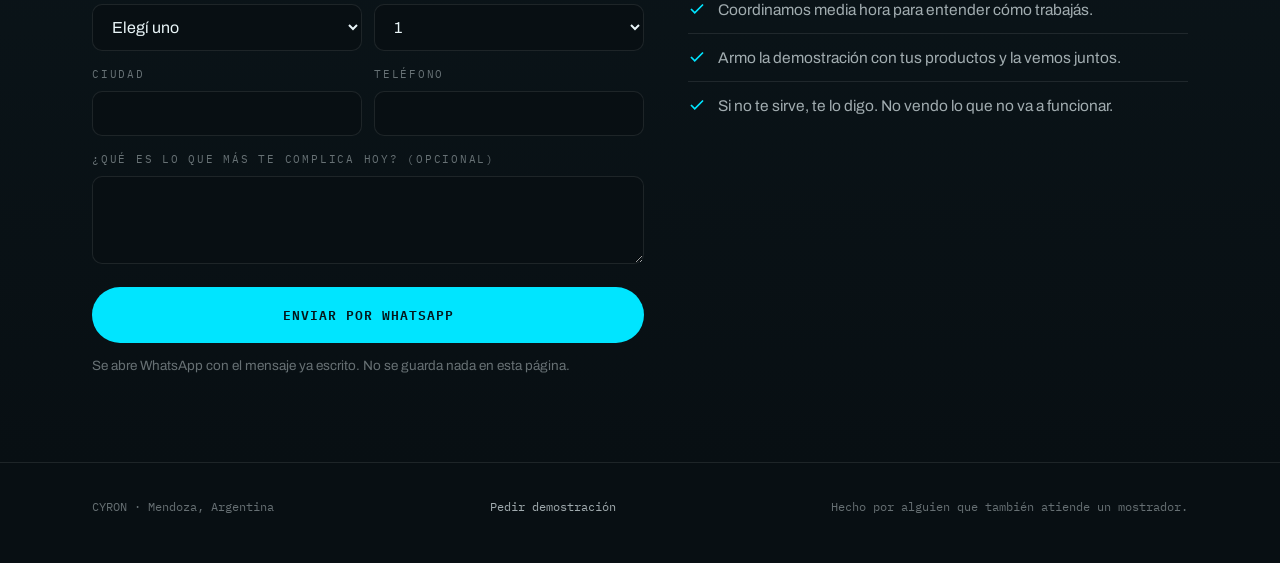
<file: index (15).html>
<!DOCTYPE html>
<html lang="es-AR">
<head>
<meta charset="utf-8"/>
<meta name="viewport" content="width=device-width,initial-scale=1,viewport-fit=cover"/>
<title>Cyron · Sistema de gestión para comercios y gastronomía | Mendoza, Argentina</title>
<meta name="description" content="Sistema de gestión y facturación electrónica ARCA para ferreterías, hamburgueserías, dietéticas y comercios. Ventas, stock por sucursal, caja, cuenta corriente y costos reales. Andando hoy en Mendoza."/>
<meta name="robots" content="index, follow, max-image-preview:large"/>
<link rel="canonical" href="https://cyron.com.ar/"/>
<meta property="og:type" content="website"/>
<meta property="og:locale" content="es_AR"/>
<meta property="og:site_name" content="Cyron"/>
<meta property="og:title" content="Cyron · Sistema de gestión para comercios y gastronomía"/>
<meta property="og:description" content="Vendé, facturá en ARCA, controlá el stock de todas tus sucursales y sabé cuánto te deja cada cosa que vendés."/>
<meta property="og:url" content="https://cyron.com.ar/"/>
<meta name="twitter:card" content="summary_large_image"/>
<link rel="icon" type="image/png" href="cyron96.png"/>
<link rel="apple-touch-icon" href="cyron512.png"/>
<link rel="preconnect" href="https://fonts.googleapis.com"/>
<link rel="preconnect" href="https://fonts.gstatic.com" crossorigin/>
<link href="https://fonts.googleapis.com/css2?family=IBM+Plex+Mono:wght@400;500;600&family=Archivo:wght@400;500;600;700;800&display=swap" rel="stylesheet"/>

<script type="application/ld+json">
{
  "@context":"https://schema.org",
  "@type":"SoftwareApplication",
  "name":"Cyron",
  "applicationCategory":"BusinessApplication",
  "operatingSystem":"Windows, Web",
  "inLanguage":"es-AR",
  "description":"Sistema de gestión comercial y facturación electrónica ARCA para comercios, ferreterías, gastronomía y dietéticas. Ventas, stock por sucursal, caja, cuenta corriente, recetas y análisis de costos.",
  "offers":{"@type":"Offer","priceCurrency":"ARS","category":"Suscripción mensual"},
  "author":{"@type":"Person","name":"Tomás Gabriel Migliore"},
  "areaServed":{"@type":"Country","name":"Argentina"}
}
</script>

<style>
:root{
  --fondo:#080F13;
  --fondo-2:#0C171C;
  --panel:#101F26;
  --borde:rgba(255,255,255,.09);
  --borde-2:rgba(0,229,255,.24);
  --tx:#E9F5F8;
  --tx-2:rgba(233,245,248,.68);
  --tx-3:rgba(233,245,248,.42);
  --cian:#00E5FF;
  --cian-op:rgba(0,229,255,.09);
  --ambar:#FFB454;
  --mono:'IBM Plex Mono',ui-monospace,Menlo,monospace;
  --sans:'Archivo',system-ui,-apple-system,sans-serif;
  --max:1140px;
  --r:14px;
}
*{box-sizing:border-box}
html{scroll-behavior:smooth;scroll-padding-top:78px}
body{
  margin:0;background:var(--fondo);color:var(--tx);
  font-family:var(--sans);font-size:17px;line-height:1.62;-webkit-font-smoothing:antialiased;
  background-image:
    radial-gradient(900px 520px at 78% -8%, rgba(0,229,255,.10), transparent 62%),
    radial-gradient(700px 460px at 4% 34%, rgba(0,229,255,.05), transparent 60%);
  background-attachment:fixed;
}
.wrap{max-width:var(--max);margin:0 auto;padding:0 22px}
h1,h2,h3{margin:0;font-weight:800;letter-spacing:-.025em;line-height:1.1}
h2{font-size:clamp(27px,4vw,40px)}
h3{font-size:19px;font-weight:700;letter-spacing:-.01em}
p{margin:0 0 15px}
a{color:inherit}
.rot{font-family:var(--mono);font-size:11px;font-weight:500;letter-spacing:.24em;text-transform:uppercase;color:var(--cian)}
.bajada{color:var(--tx-2);max-width:66ch;font-size:clamp(16px,1.7vw,18.5px)}

/* ── Barra fija ── */
.barra{position:sticky;top:0;z-index:60;background:rgba(8,15,19,.88);backdrop-filter:blur(12px);border-bottom:1px solid var(--borde)}
.barra .wrap{display:flex;align-items:center;gap:18px;height:66px}
.logo{display:flex;align-items:center;gap:11px;text-decoration:none;font-family:var(--mono);font-weight:600;letter-spacing:.16em;font-size:16px}
.logo img{width:34px;height:34px;display:block}
.nav{margin-left:auto;display:flex;align-items:center;gap:26px}
.nav a{font-size:14px;color:var(--tx-2);text-decoration:none}
.nav a:hover{color:var(--tx)}
@media(max-width:820px){.nav a:not(.btn){display:none}}

/* ── Botones ── */
.btn{
  display:inline-flex;align-items:center;justify-content:center;gap:9px;
  font-family:var(--mono);font-size:12.5px;font-weight:500;letter-spacing:.08em;text-transform:uppercase;
  padding:13px 21px;border-radius:999px;text-decoration:none;border:1px solid transparent;cursor:pointer;
  transition:transform .15s ease,box-shadow .15s ease,background .15s ease;
}
.btn-p{background:var(--cian);color:#04161B;font-weight:600}
.btn-p:hover{transform:translateY(-2px);box-shadow:0 10px 30px -10px rgba(0,229,255,.6)}
.btn-s{background:transparent;color:var(--tx);border-color:var(--borde)}
.btn-s:hover{border-color:var(--borde-2);color:#fff}
.btn:focus-visible{outline:3px solid var(--cian);outline-offset:3px}

/* ── Hero ── */
.hero{padding:70px 0 64px;display:grid;grid-template-columns:1.08fr .92fr;gap:52px;align-items:center}
.hero h1{font-size:clamp(32px,5.4vw,54px);letter-spacing:-.038em;margin-bottom:20px}
.hero h1 em{font-style:normal;color:var(--cian)}
.puntos{list-style:none;padding:0;margin:26px 0 0;display:grid;gap:11px}
.puntos li{display:flex;gap:12px;font-size:16px;color:var(--tx-2);line-height:1.5}
.puntos svg{flex:none;margin-top:3px}
.puntos b{color:var(--tx);font-weight:600}
.hero .acc{display:flex;gap:12px;flex-wrap:wrap;margin-top:32px}

/* El ticket del hero: el artefacto que el sistema fabrica todos los días */
.tick{
  background:linear-gradient(180deg,#F7F5F0,#EDEAE2);color:#1A1714;
  font-family:var(--mono);font-size:12.5px;line-height:1.9;padding:22px 20px 28px;
  border-radius:3px;box-shadow:0 30px 70px -28px rgba(0,0,0,.85);
  transform:rotate(-1.1deg);
}
.tick .c{text-align:center}
.tick .s{color:rgba(26,23,20,.3);white-space:nowrap;overflow:hidden}
.tick .f{display:flex;gap:8px;align-items:baseline}
.tick .f span:first-child{flex:none}
.tick .f i{flex:1;border-bottom:1px dotted rgba(26,23,20,.32);transform:translateY(-4px)}
.tick .f b{font-weight:600}
.tick .g{font-weight:600;font-size:14px}
.tick .n{color:rgba(26,23,20,.55);font-size:11.5px;line-height:1.65}

/* ── Secciones ── */
section{padding:70px 0;border-top:1px solid var(--borde)}
.enc{max-width:62ch}
.enc h2{margin:12px 0 16px}

/* ── Grilla de módulos ── */
.filtros{display:flex;gap:9px;flex-wrap:wrap;margin:30px 0 24px}
.chip{
  font-family:var(--mono);font-size:12px;letter-spacing:.06em;text-transform:uppercase;
  padding:9px 16px;border-radius:999px;border:1px solid var(--borde);background:transparent;
  color:var(--tx-2);cursor:pointer;transition:all .15s ease;
}
.chip:hover{border-color:var(--borde-2);color:var(--tx)}
.chip[aria-pressed="true"]{background:var(--cian);color:#04161B;border-color:var(--cian);font-weight:600}
.chip:focus-visible{outline:3px solid var(--cian);outline-offset:2px}
.mods{display:grid;grid-template-columns:repeat(auto-fill,minmax(232px,1fr));gap:12px}
.mod{
  text-align:left;background:var(--fondo-2);border:1px solid var(--borde);border-radius:var(--r);
  padding:19px 18px;cursor:pointer;color:inherit;font:inherit;
  transition:border-color .15s ease,transform .15s ease,background .15s ease;
}
.mod:hover{border-color:var(--borde-2);transform:translateY(-2px);background:var(--panel)}
.mod:focus-visible{outline:3px solid var(--cian);outline-offset:2px}
.mod .ic{width:30px;height:30px;margin-bottom:12px;color:var(--cian)}
.mod h3{font-size:16px;margin-bottom:5px}
.mod p{font-size:13.5px;color:var(--tx-3);margin:0;line-height:1.5}
.mod .tag{font-family:var(--mono);font-size:10px;letter-spacing:.14em;text-transform:uppercase;color:var(--cian);opacity:.75;display:block;margin-top:10px}
.mod[hidden]{display:none}
.vacio{color:var(--tx-3);font-size:15px;padding:24px 0}

/* ── Detalle del módulo ── */
.det{position:fixed;inset:0;z-index:80;display:none;align-items:center;justify-content:center;padding:22px;background:rgba(4,10,13,.82);backdrop-filter:blur(6px)}
.det.abierto{display:flex}
.det-caja{background:var(--panel);border:1px solid var(--borde-2);border-radius:20px;max-width:560px;width:100%;padding:32px 30px;max-height:88vh;overflow:auto}
.det-caja h3{font-size:24px;margin-bottom:6px}
.det-caja .rot{display:block;margin-bottom:14px}
.det-caja ul{list-style:none;padding:0;margin:18px 0 0}
.det-caja li{padding:10px 0;border-top:1px solid var(--borde);color:var(--tx-2);font-size:15.5px;display:flex;gap:11px}
.det-caja li::before{content:"";width:5px;height:5px;border-radius:50%;background:var(--cian);flex:none;margin-top:9px}
.det-acc{display:flex;gap:10px;margin-top:24px;flex-wrap:wrap}

/* ── Diferenciales ── */
.difs{display:grid;grid-template-columns:repeat(2,1fr);gap:1px;background:var(--borde);border:1px solid var(--borde);border-radius:var(--r);overflow:hidden;margin-top:34px}
.dif{background:var(--fondo-2);padding:30px 28px}
.dif h3{margin-bottom:10px}
.dif p{color:var(--tx-2);font-size:15.5px;margin:0}

/* ── Planes ── */
.planes{display:grid;grid-template-columns:1fr 1fr;gap:14px;margin-top:34px}
.plan{background:var(--fondo-2);border:1px solid var(--borde);border-radius:var(--r);padding:30px 26px}
.plan.destacado{border-color:var(--borde-2);background:linear-gradient(180deg,var(--panel),var(--fondo-2))}
.plan .verbo{font-family:var(--mono);font-size:11px;letter-spacing:.22em;text-transform:uppercase;color:var(--cian)}
.plan h3{font-size:25px;font-weight:800;margin:6px 0 4px}
.plan .para{color:var(--tx-3);font-size:14px;margin-bottom:16px}
.plan ul{list-style:none;padding:0;margin:0}
.plan li{padding:9px 0;border-top:1px solid var(--borde);color:var(--tx-2);font-size:15px;display:flex;gap:10px}
.plan li::before{content:"";width:5px;height:5px;border-radius:50%;background:var(--cian);flex:none;margin-top:9px}
.plan .pie{margin-top:20px;padding-top:16px;border-top:1px solid var(--borde);font-family:var(--mono);font-size:13px;color:var(--tx-3)}

/* ── Casos ── */
.casos{display:grid;grid-template-columns:1fr 1fr;gap:14px;margin-top:34px}
.caso{background:var(--fondo-2);border:1px solid var(--borde);border-radius:var(--r);padding:28px 26px}
.caso .meta{font-family:var(--mono);font-size:12px;color:var(--cian);letter-spacing:.1em;text-transform:uppercase}
.caso h3{margin:8px 0 10px;font-size:21px}
.caso p{color:var(--tx-2);font-size:15.5px;margin:0}
.caso .datos{display:flex;gap:22px;margin-top:18px;padding-top:16px;border-top:1px solid var(--borde);flex-wrap:wrap}
.caso .datos div{font-family:var(--mono)}
.caso .datos b{display:block;font-size:22px;color:#fff;font-weight:600;letter-spacing:-.01em}
.caso .datos span{font-size:11px;color:var(--tx-3);letter-spacing:.1em;text-transform:uppercase}

/* ── Pasos ── */
.pasos{display:grid;grid-template-columns:repeat(4,1fr);gap:1px;background:var(--borde);border:1px solid var(--borde);border-radius:var(--r);overflow:hidden;margin-top:34px}
.paso{background:var(--fondo-2);padding:26px 22px}
.paso .num{font-family:var(--mono);font-size:12px;color:var(--cian);letter-spacing:.2em}
.paso h3{font-size:17px;margin:10px 0 8px}
.paso p{font-size:14.5px;color:var(--tx-2);margin:0}

/* ── Formulario ── */
.contacto{background:linear-gradient(180deg,var(--fondo-2),var(--fondo));border-top:1px solid var(--borde)}
.form-grid{display:grid;grid-template-columns:1.05fr .95fr;gap:44px;align-items:start;margin-top:26px}
.campo{margin-bottom:15px}
.campo label{display:block;font-family:var(--mono);font-size:11px;letter-spacing:.16em;text-transform:uppercase;color:var(--tx-3);margin-bottom:7px}
.campo input,.campo select,.campo textarea{
  width:100%;background:var(--fondo);border:1px solid var(--borde);border-radius:10px;
  color:var(--tx);font-family:var(--sans);font-size:16px;padding:13px 15px;
}
.campo textarea{min-height:88px;resize:vertical}
.campo input:focus,.campo select:focus,.campo textarea:focus{outline:none;border-color:var(--cian);box-shadow:0 0 0 3px var(--cian-op)}
.dos{display:grid;grid-template-columns:1fr 1fr;gap:12px}
.aviso{font-size:13.5px;color:var(--tx-3);margin-top:12px}
.lista-check{list-style:none;padding:0;margin:20px 0 0}
.lista-check li{display:flex;gap:12px;padding:11px 0;border-top:1px solid var(--borde);color:var(--tx-2);font-size:15.5px}
.lista-check svg{flex:none;margin-top:3px;color:var(--cian)}

/* ── Pie ── */
footer{border-top:1px solid var(--borde);padding:34px 0 46px}
.pie-fila{display:flex;justify-content:space-between;gap:20px;flex-wrap:wrap;font-family:var(--mono);font-size:12px;color:var(--tx-3)}
.pie-fila a{color:var(--tx-2);text-decoration:none}

@media(max-width:900px){
  .hero{grid-template-columns:1fr;gap:36px;padding:44px 0 50px}
  .tick{transform:none}
  .difs,.planes,.casos,.form-grid{grid-template-columns:1fr}
  .pasos{grid-template-columns:1fr 1fr}
  section{padding:52px 0}
}
@media(max-width:560px){.pasos{grid-template-columns:1fr}.dos{grid-template-columns:1fr}}
@media(prefers-reduced-motion:reduce){
  html{scroll-behavior:auto}
  *{animation:none!important;transition:none!important}
  .btn:hover,.mod:hover{transform:none}
}
</style>
</head>
<body>

<div class="barra">
  <div class="wrap">
    <a class="logo" href="#"><img src="cyron96.png" alt="" width="34" height="34"/>CYRON</a>
    <nav class="nav">
      <a href="#modulos">Qué hace</a>
      <a href="#rubros">Por rubro</a>
      <a href="#planes">Planes</a>
      <a href="#casos">Casos</a>
      <a class="btn btn-p" href="#contacto">Pedir demostración</a>
    </nav>
  </div>
</div>

<main>
<header class="wrap hero">
  <div>
    <span class="rot">Sistema de gestión · Argentina</span>
    <h1 style="margin-top:14px">El sistema con el que vendés<em> y el que te dice si te conviene.</em></h1>
    <p class="bajada">Cyron es el sistema de gestión y facturación de tu negocio. Vendés, facturás en ARCA, controlás el stock de todas tus sucursales y cerrás la caja. Y además te contesta lo que casi ningún sistema te dice: cuánto te cuesta cada cosa que vendés y cuánto tenés que vender para no perder.</p>
    <ul class="puntos">
      <li><svg class="ic" width="17" height="17" viewBox="0 0 24 24" fill="none" stroke="#00E5FF" stroke-width="2.4"><path d="M20 6L9 17l-5-5"/></svg><span><b>Se adapta a tu rubro:</b> gastronomía, ferretería, comercio y dietética. Prende lo que te sirve y esconde lo que no.</span></li>
      <li><svg class="ic" width="17" height="17" viewBox="0 0 24 24" fill="none" stroke="#00E5FF" stroke-width="2.4"><path d="M20 6L9 17l-5-5"/></svg><span><b>Facturación electrónica ARCA</b> integrada, con CAE y QR en el momento.</span></li>
      <li><svg class="ic" width="17" height="17" viewBox="0 0 24 24" fill="none" stroke="#00E5FF" stroke-width="2.4"><path d="M20 6L9 17l-5-5"/></svg><span><b>Varias sucursales</b> con su stock, su caja y su comparación entre ellas.</span></li>
      <li><svg class="ic" width="17" height="17" viewBox="0 0 24 24" fill="none" stroke="#00E5FF" stroke-width="2.4"><path d="M20 6L9 17l-5-5"/></svg><span><b>Sigue vendiendo sin internet.</b> La venta se guarda y sube sola cuando vuelve la señal.</span></li>
      <li><svg class="ic" width="17" height="17" viewBox="0 0 24 24" fill="none" stroke="#00E5FF" stroke-width="2.4"><path d="M20 6L9 17l-5-5"/></svg><span><b>Te atiende el que lo programó.</b> No hay call center en el medio.</span></li>
    </ul>
    <div class="acc">
      <a class="btn btn-p" href="#contacto">Pedir demostración</a>
      <a class="btn btn-s" href="#modulos">Ver qué hace</a>
    </div>
  </div>

  <aside class="tick" aria-label="Ticket de ejemplo">
    <div class="c g">CYRON</div>
    <div class="c n">LO QUE HOY NO SABES DE<br/>TU PROPIO NEGOCIO</div>
    <div class="s">--------------------------------</div>
    <div class="f"><span>Costo real de lo que vendes</span><i></i><b>?</b></div>
    <div class="f"><span>Que producto no rota</span><i></i><b>?</b></div>
    <div class="f"><span>Cuanto vender para no perder</span><i></i><b>?</b></div>
    <div class="f"><span>Que sucursal deja mas</span><i></i><b>?</b></div>
    <div class="f"><span>Plata dormida en deposito</span><i></i><b>?</b></div>
    <div class="s">--------------------------------</div>
    <div class="f"><span class="g">SIN RESPONDER</span><i></i><b class="g">5</b></div>
    <div class="s">--------------------------------</div>
    <div class="c n" style="margin-top:8px">Todo eso ya esta adentro de tus<br/>ventas. Falta leerlo.</div>
  </aside>
</header>

<!-- ══ MÓDULOS, FILTRABLES POR RUBRO ══ -->
<section id="modulos" class="wrap">
  <div class="enc">
    <span class="rot">Qué hace</span>
    <h2>Todo lo que pasa en el mostrador, y lo que pasa después.</h2>
    <p class="bajada">Filtrá por tu rubro y mirá solo lo que te sirve. Tocá cualquiera para ver el detalle.</p>
  </div>

  <div class="filtros" role="group" aria-label="Filtrar módulos por rubro">
    <button class="chip" data-f="todos" aria-pressed="true">Todos</button>
    <button class="chip" data-f="gastro" aria-pressed="false">Gastronomía</button>
    <button class="chip" data-f="ferre" aria-pressed="false">Ferretería</button>
    <button class="chip" data-f="comercio" aria-pressed="false">Comercio</button>
    <button class="chip" data-f="dietetica" aria-pressed="false">Dietética</button>
  </div>

  <div class="mods" id="grilla"></div>
  <p class="vacio" id="sin-mods" hidden>No hay módulos para ese filtro.</p>
</section>

<!-- ══ DIFERENCIALES ══ -->
<section id="rubros" class="wrap">
  <div class="enc">
    <span class="rot">Lo que lo hace distinto</span>
    <h2>Está hecho desde adentro de un negocio, no desde una oficina.</h2>
  </div>
  <div class="difs">
    <div class="dif">
      <h3>Nació en un comercio que factura todos los días</h3>
      <p>Cyron es el sistema con el que funciona una cadena de tres locales en Mendoza. Cada cosa que se agrega se prueba ahí primero, en un negocio que depende de que no falle. No es una demo: es la caja de alguien.</p>
    </div>
    <div class="dif">
      <h3>El que atiende es el que lo programó</h3>
      <p>No hay mesa de ayuda ni número de ticket. Si algo no anda, hablás con quien puede arreglarlo, y suele estar arreglado el mismo día.</p>
    </div>
    <div class="dif">
      <h3>Se adapta a tu rubro, no al revés</h3>
      <p>Una dietética fracciona a granel, una ferretería fía y una hamburguesería arma el plato con una receta. Cyron prende lo que corresponde a cada uno: nadie ve pantallas que no le sirven.</p>
    </div>
    <div class="dif">
      <h3>El mostrador no se detiene</h3>
      <p>Si se corta internet, se sigue vendiendo: la venta queda guardada en la computadora y sube sola cuando vuelve la señal. Una caída de conexión no puede ser el motivo por el que no cobrás.</p>
    </div>
  </div>
</section>

<!-- ══ PLANES ══ -->
<section id="planes" class="wrap">
  <div class="enc">
    <span class="rot">Dos niveles</span>
    <h2>Uno para operar. Otro para decidir.</h2>
    <p class="bajada">No son versiones recortadas de lo mismo. Base es todo lo que necesitás para que el negocio funcione. Full es lo que necesitás para saber si está funcionando bien.</p>
  </div>
  <div class="planes">
    <div class="plan">
      <span class="verbo">Operar</span>
      <h3>Cyron Base</h3>
      <p class="para">El negocio funcionando todos los días.</p>
      <ul>
        <li>Ventas, tickets y facturación ARCA</li>
        <li>Stock por sucursal</li>
        <li>Caja y cierre diario</li>
        <li>Clientes y cuenta corriente con límite</li>
        <li>Proveedores y compras</li>
        <li>Usuarios con permisos</li>
        <li>Recetas y comanda de cocina, si es gastronomía</li>
        <li>Funciona sin internet</li>
      </ul>
      <div class="pie">Abono mensual + implementación única</div>
    </div>
    <div class="plan destacado">
      <span class="verbo">Decidir</span>
      <h3>Cyron Full</h3>
      <p class="para">Todo lo de Base, más las respuestas.</p>
      <ul>
        <li>Costo y margen real de cada cosa que vendés</li>
        <li>Punto de equilibrio: cuánto vender para no perder</li>
        <li>Qué rota y qué es plata dormida</li>
        <li>Qué comprar y cuánto, según lo que se vendió</li>
        <li>Reglas de precio por rubro</li>
        <li>Comparación entre sucursales</li>
        <li>Asistente con IA sobre tus propios números</li>
      </ul>
      <div class="pie">Abono mensual + implementación única</div>
    </div>
  </div>
  <p class="bajada" style="margin-top:22px;font-size:15px">Se pasa de Base a Full cuando quieras: se activa y ya está. No hay que migrar ni volver a cargar nada.</p>
</section>

<!-- ══ CASOS ══ -->
<section id="casos" class="wrap">
  <div class="enc">
    <span class="rot">Andando hoy</span>
    <h2>Negocios reales, todos los días.</h2>
  </div>
  <div class="casos">
    <div class="caso">
      <span class="meta">Dietética · Mendoza</span>
      <h3>Belavita Dietética</h3>
      <p>Acá nació Cyron. Es el sistema con el que Belavita vende, factura, fracciona a granel, controla el stock de tres locales y cierra la caja todos los días.</p>
      <div class="datos">
        <div><b>3</b><span>sucursales</span></div>
        <div><b>2.000+</b><span>productos</span></div>
        <div><b>2024</b><span>desde</span></div>
      </div>
    </div>
    <div class="caso">
      <span class="meta">Ferretería · Luján de Cuyo</span>
      <h3>JC Ferretería</h3>
      <p>El primer negocio fuera de casa. Catálogo completo cargado, cuenta corriente para los clientes que compran a cuenta, y remitos hasta conectar la facturación electrónica.</p>
      <div class="datos">
        <div><b>1.379</b><span>artículos</span></div>
        <div><b>1</b><span>sucursal</span></div>
        <div><b>2026</b><span>desde</span></div>
      </div>
    </div>
  </div>
</section>

<!-- ══ CÓMO ES EMPEZAR ══ -->
<section class="wrap">
  <div class="enc">
    <span class="rot">Cómo se empieza</span>
    <h2>De la primera charla al primer ticket.</h2>
    <p class="bajada">Sin sorpresas y sin plazos inventados. Esto es lo que pasa, en orden.</p>
  </div>
  <div class="pasos">
    <div class="paso"><span class="num">01</span><h3>Charlamos</h3><p>Media hora para entender cómo trabajás hoy y qué es lo que más te molesta. Sin computadora de por medio.</p></div>
    <div class="paso"><span class="num">02</span><h3>Lo ves con tus productos</h3><p>Armo una demostración con tu catálogo y tus precios reales. Ahí decidís sabiendo, no imaginando.</p></div>
    <div class="paso"><span class="num">03</span><h3>Se implementa</h3><p>Cargamos tu catálogo, tus clientes y tus proveedores. Configuro la impresora y dejo el sistema andando en el mostrador.</p></div>
    <div class="paso"><span class="num">04</span><h3>Empezás a vender</h3><p>Con acompañamiento los primeros días, cuando aparecen las dudas de verdad.</p></div>
  </div>
</section>

<!-- ══ CONTACTO ══ -->
<section id="contacto" class="contacto">
  <div class="wrap">
    <div class="enc">
      <span class="rot">Hablemos</span>
      <h2>Contame de tu negocio y te muestro cómo se vería adentro.</h2>
      <p class="bajada">Con estos datos armo una demostración con tus productos antes de que nos juntemos.</p>
    </div>

    <div class="form-grid">
      <form id="form" novalidate>
        <div class="dos">
          <div class="campo"><label for="nombre">Tu nombre</label><input id="nombre" name="nombre" autocomplete="name" required/></div>
          <div class="campo"><label for="negocio">Nombre del negocio</label><input id="negocio" name="negocio" autocomplete="organization"/></div>
        </div>
        <div class="dos">
          <div class="campo"><label for="rubro">Rubro</label>
            <select id="rubro" name="rubro">
              <option value="">Elegí uno</option>
              <option>Gastronomía</option><option>Ferretería</option><option>Comercio / almacén</option>
              <option>Dietética</option><option>Indumentaria</option><option>Otro</option>
            </select></div>
          <div class="campo"><label for="sucursales">Sucursales</label>
            <select id="sucursales" name="sucursales">
              <option>1</option><option>2</option><option>3</option><option>4 o más</option>
            </select></div>
        </div>
        <div class="dos">
          <div class="campo"><label for="ciudad">Ciudad</label><input id="ciudad" name="ciudad" autocomplete="address-level2"/></div>
          <div class="campo"><label for="tel">Teléfono</label><input id="tel" name="tel" type="tel" inputmode="tel" autocomplete="tel"/></div>
        </div>
        <div class="campo"><label for="mensaje">¿Qué es lo que más te complica hoy? (opcional)</label><textarea id="mensaje" name="mensaje"></textarea></div>
        <button class="btn btn-p" type="submit" style="width:100%;padding:16px">Enviar por WhatsApp</button>
        <p class="aviso" id="aviso">Se abre WhatsApp con el mensaje ya escrito. No se guarda nada en esta página.</p>
      </form>

      <div>
        <h3 style="font-size:20px">Qué pasa después</h3>
        <ul class="lista-check">
          <li><svg width="18" height="18" viewBox="0 0 24 24" fill="none" stroke="currentColor" stroke-width="2.3"><path d="M20 6L9 17l-5-5"/></svg><span>Te contesto yo, no un vendedor.</span></li>
          <li><svg width="18" height="18" viewBox="0 0 24 24" fill="none" stroke="currentColor" stroke-width="2.3"><path d="M20 6L9 17l-5-5"/></svg><span>Coordinamos media hora para entender cómo trabajás.</span></li>
          <li><svg width="18" height="18" viewBox="0 0 24 24" fill="none" stroke="currentColor" stroke-width="2.3"><path d="M20 6L9 17l-5-5"/></svg><span>Armo la demostración con tus productos y la vemos juntos.</span></li>
          <li><svg width="18" height="18" viewBox="0 0 24 24" fill="none" stroke="currentColor" stroke-width="2.3"><path d="M20 6L9 17l-5-5"/></svg><span>Si no te sirve, te lo digo. No vendo lo que no va a funcionar.</span></li>
        </ul>
      </div>
    </div>
  </div>
</section>
</main>

<footer>
  <div class="wrap pie-fila">
    <span>CYRON · Mendoza, Argentina</span>
    <span><a href="#contacto">Pedir demostración</a></span>
    <span>Hecho por alguien que también atiende un mostrador.</span>
  </div>
</footer>

<!-- Detalle de módulo -->
<div class="det" id="det" role="dialog" aria-modal="true" aria-labelledby="det-tit">
  <div class="det-caja">
    <span class="rot" id="det-rub"></span>
    <h3 id="det-tit"></h3>
    <p id="det-txt" style="color:var(--tx-2);margin:0"></p>
    <ul id="det-lista"></ul>
    <div class="det-acc">
      <a class="btn btn-p" href="#contacto" data-cerrar>Pedir demostración</a>
      <button class="btn btn-s" type="button" data-cerrar>Seguir viendo</button>
    </div>
  </div>
</div>

<script>
// ── Los módulos, con el rubro al que aplican ──
// "todos" no es un rubro: es lo que aplica a cualquier negocio.
var MODULOS=[
 {n:'Ventas y tickets',r:['todos'],d:'El mostrador: cobrar rápido y bien.',
  t:'La pantalla donde se pasa el día. Pensada para que una venta se cierre en pocos toques.',
  l:['Búsqueda por código de barras o por nombre','Varias formas de pago en la misma venta','Descuentos y precio editable con permiso','Ticket impreso o remito','Dos ventas a la vez en la misma computadora']},
 {n:'Facturación ARCA',r:['todos'],d:'Factura A, B o C con CAE y QR.',
  t:'Facturación electrónica integrada. El comprobante sale en el momento, con su CAE y el QR obligatorio.',
  l:['Factura A, B y C','CAE y vencimiento impresos','QR de verificación de ARCA','Remito X para lo que no se factura','Si ARCA no responde, la venta igual se guarda']},
 {n:'Stock por sucursal',r:['todos'],d:'Baja solo cuando vendés.',
  t:'Cada local con su stock. Se descuenta al vender, sin que nadie tenga que anotar nada.',
  l:['Stock propio por sucursal','Mínimos y óptimos por local','Aviso de lo que está por faltar','Traspasos entre sucursales','Ajustes con registro de quién y cuándo']},
 {n:'Caja y cierre diario',r:['todos'],d:'El cierre del día, en un botón.',
  t:'Cuánto entró, por qué medio, y cuánto tiene que haber en el cajón.',
  l:['Efectivo, transferencias y tarjetas separados','Retiros y gastos del día','Ticket de cierre impreso','Historial de todos los cierres']},
 {n:'Cuenta corriente',r:['todos','ferre'],d:'A quién le fiás y cuánto debe.',
  t:'La libreta del fiado, pero con límite de verdad y sin cuentas de memoria.',
  l:['Saldo por cliente, al día','Límite de crédito que el sistema hace cumplir','Pagos parciales','Detalle de cada venta a cuenta']},
 {n:'Compras y proveedores',r:['todos'],d:'Cargás la compra, se actualiza el costo.',
  t:'Cada compra actualiza el costo del producto y queda registrada para poder comparar.',
  l:['Ficha de cada proveedor','Historial de precios de compra','Costos que se actualizan solos','Qué comprar según lo que se vendió']},
 {n:'Recetas',r:['gastro'],d:'De qué se compone cada plato.',
  t:'Cargás la receta y vender el plato descuenta sus ingredientes, con la merma incluida.',
  l:['Ingredientes con cantidad y merma','Sub-preparaciones hechas por tanda, con su propio stock','Combos que se explotan hasta el ingrediente','Costo real del plato armado']},
 {n:'Opciones del plato',r:['gastro'],d:'Sin cebolla, doble carne, agregar cheddar.',
  t:'Las opciones cambian el precio de la línea y también lo que se descuenta del stock.',
  l:['Grupos con mínimo y máximo','Precio extra por opción, que puede ser negativo','Suma o quita ingredientes de la receta','Salen impresas en el ticket y en la comanda']},
 {n:'Comanda de cocina',r:['gastro'],d:'Otro ticket, para la cocina.',
  t:'Sin precios, con el número de pedido grande y las opciones bien visibles.',
  l:['Impresora propia en cocina','Cantidad y opciones en tamaño grande','Sale aunque el cliente no quiera ticket','Sale aunque no haya internet']},
 {n:'Producción por tanda',r:['gastro'],d:'Lo que preparás a la mañana.',
  t:'Las salsas y preparaciones que se hacen por tanda tienen su propio stock.',
  l:['Descuenta los insumos de la tanda','Suma el producto terminado','Vista previa antes de confirmar']},
 {n:'Fraccionamiento',r:['dietetica'],d:'Del bulto cerrado a lo que vendés.',
  t:'El granel que se fracciona en presentaciones, con el costo repartido según el peso.',
  l:['Bulto y sus presentaciones enlazados','Costo proporcional automático','Cuánto hace falta fraccionar, calculado','Coherencia de precio entre tamaños']},
 {n:'Vencimientos',r:['dietetica','comercio'],d:'Antes de que sea tarde.',
  t:'Aviso de lo que está por vencer, con tiempo para moverlo.',
  l:['Fecha por producto','Días de aviso configurables','Etiqueta de oferta para lo que hay que sacar']},
 {n:'Etiquetas de góndola',r:['dietetica','comercio','ferre'],d:'Precio impreso, sin planilla.',
  t:'La etiqueta sale de la misma impresora del ticket, con el precio actual.',
  l:['Precio y nombre del producto','Marca de oferta cuando corresponde','Se imprime desde el catálogo']},
 {n:'Costos y márgenes',r:['todos'],d:'Cuánto te deja cada cosa.',
  t:'El margen real de cada producto, no el que creías. Es parte de Cyron Full.',
  l:['Margen por producto y por rubro','Qué conviene empujar','Capital inmovilizado en mercadería','Alerta cuando un precio quedó por debajo del margen']},
 {n:'Punto de equilibrio',r:['todos'],d:'Cuánto vender para no perder.',
  t:'Con tus gastos fijos y tu margen real, la cifra exacta del mes. Es parte de Cyron Full.',
  l:['Cifra del mes y cuánto falta','Por sucursal y en conjunto','Se actualiza con cada venta']},
 {n:'Rotación',r:['todos'],d:'Qué se mueve y qué es plata dormida.',
  t:'Lo que no se vendió en meses, con nombre y apellido. Es parte de Cyron Full.',
  l:['Productos sin movimiento','Cuánta plata representan','Ordenado por lo que más pesa']},
 {n:'Varias sucursales',r:['todos'],d:'Cada local, y todos juntos.',
  t:'Stock, caja y ventas por local, y la comparación entre ellos.',
  l:['Stock y caja independientes','Qué vende más cada uno','Dónde falta qué','Traspasos entre locales']},
 {n:'Sin internet',r:['todos'],d:'El mostrador no se detiene.',
  t:'Si se corta la conexión, se sigue vendiendo. La venta se guarda en la computadora.',
  l:['La venta queda guardada localmente','Sube sola cuando vuelve la señal','El stock se ajusta al sincronizar','Aviso de cuántas quedan pendientes']},
];
var RUBRO={gastro:'Gastronomía',ferre:'Ferretería',comercio:'Comercio',dietetica:'Dietética',todos:'Todos los rubros'};
var ICONO='<svg class="ic" viewBox="0 0 24 24" fill="none" stroke="currentColor" stroke-width="1.7"><path d="M12 2l8.66 5v10L12 22l-8.66-5V7z"/><path d="M12 7.5l4.33 2.5v5L12 17.5 7.67 15v-5z" opacity=".45"/></svg>';

var grilla=document.getElementById('grilla');
MODULOS.forEach(function(m,i){
  var b=document.createElement('button');
  b.className='mod'; b.type='button'; b.dataset.i=i;
  b.dataset.rubros=m.r.join(' ');
  b.innerHTML=ICONO+'<h3>'+m.n+'</h3><p>'+m.d+'</p>'+
    '<span class="tag">'+(m.r.indexOf('todos')>=0?'Cualquier rubro':m.r.map(function(r){return RUBRO[r];}).join(' · '))+'</span>';
  grilla.appendChild(b);
});

// ── Filtro ──
var chips=[].slice.call(document.querySelectorAll('.chip'));
var sinMods=document.getElementById('sin-mods');
function filtrar(f){
  chips.forEach(function(c){c.setAttribute('aria-pressed', String(c.dataset.f===f));});
  var visibles=0;
  [].forEach.call(grilla.children,function(el){
    // "Todos" muestra todo. Un rubro muestra lo suyo MÁS lo que aplica a cualquiera:
    // esconder ventas o caja porque elegiste gastronomía sería mentir por omisión.
    var ok = f==='todos' || el.dataset.rubros.split(' ').indexOf(f)>=0 || el.dataset.rubros.indexOf('todos')>=0;
    el.hidden=!ok; if(ok)visibles++;
  });
  sinMods.hidden = visibles>0;
}
chips.forEach(function(c){c.addEventListener('click',function(){filtrar(c.dataset.f);});});
filtrar('todos');

// ── Detalle ──
var det=document.getElementById('det');
var ultimoFoco=null;
function abrir(i){
  var m=MODULOS[i];
  document.getElementById('det-rub').textContent = m.r.indexOf('todos')>=0?'Cualquier rubro':m.r.map(function(r){return RUBRO[r];}).join(' · ');
  document.getElementById('det-tit').textContent=m.n;
  document.getElementById('det-txt').textContent=m.t;
  var ul=document.getElementById('det-lista'); ul.innerHTML='';
  m.l.forEach(function(x){var li=document.createElement('li');li.textContent=x;ul.appendChild(li);});
  ultimoFoco=document.activeElement;
  det.classList.add('abierto');
  det.querySelector('.btn').focus();
}
function cerrar(){det.classList.remove('abierto'); if(ultimoFoco)ultimoFoco.focus();}
grilla.addEventListener('click',function(e){
  var b=e.target.closest('.mod'); if(b)abrir(+b.dataset.i);
});
det.addEventListener('click',function(e){
  if(e.target===det||e.target.closest('[data-cerrar]'))cerrar();
});
document.addEventListener('keydown',function(e){if(e.key==='Escape'&&det.classList.contains('abierto'))cerrar();});

// ── El formulario arma un WhatsApp ──
// Sin backend: los datos viajan en el mensaje. Para un negocio chico es
// mejor que un formulario que manda un mail que nadie mira.
var WHATSAPP='__NUMERO_WHATSAPP__'; // ej: 5492615669020
document.getElementById('form').addEventListener('submit',function(e){
  e.preventDefault();
  var v=function(id){return (document.getElementById(id).value||'').trim();};
  if(!v('nombre')){document.getElementById('nombre').focus();document.getElementById('aviso').textContent='Poné tu nombre para poder contestarte.';return;}
  var t='Hola! Escribo desde la web de Cyron.\n\n'+
    'Nombre: '+v('nombre')+'\n'+
    (v('negocio')?'Negocio: '+v('negocio')+'\n':'')+
    (v('rubro')?'Rubro: '+v('rubro')+'\n':'')+
    'Sucursales: '+v('sucursales')+'\n'+
    (v('ciudad')?'Ciudad: '+v('ciudad')+'\n':'')+
    (v('tel')?'Telefono: '+v('tel')+'\n':'')+
    (v('mensaje')?'\nLo que mas me complica hoy:\n'+v('mensaje'):'');
  window.open('https://wa.me/'+WHATSAPP+'?text='+encodeURIComponent(t),'_blank','noopener');
});
</script>
</body>
</html>
</file>
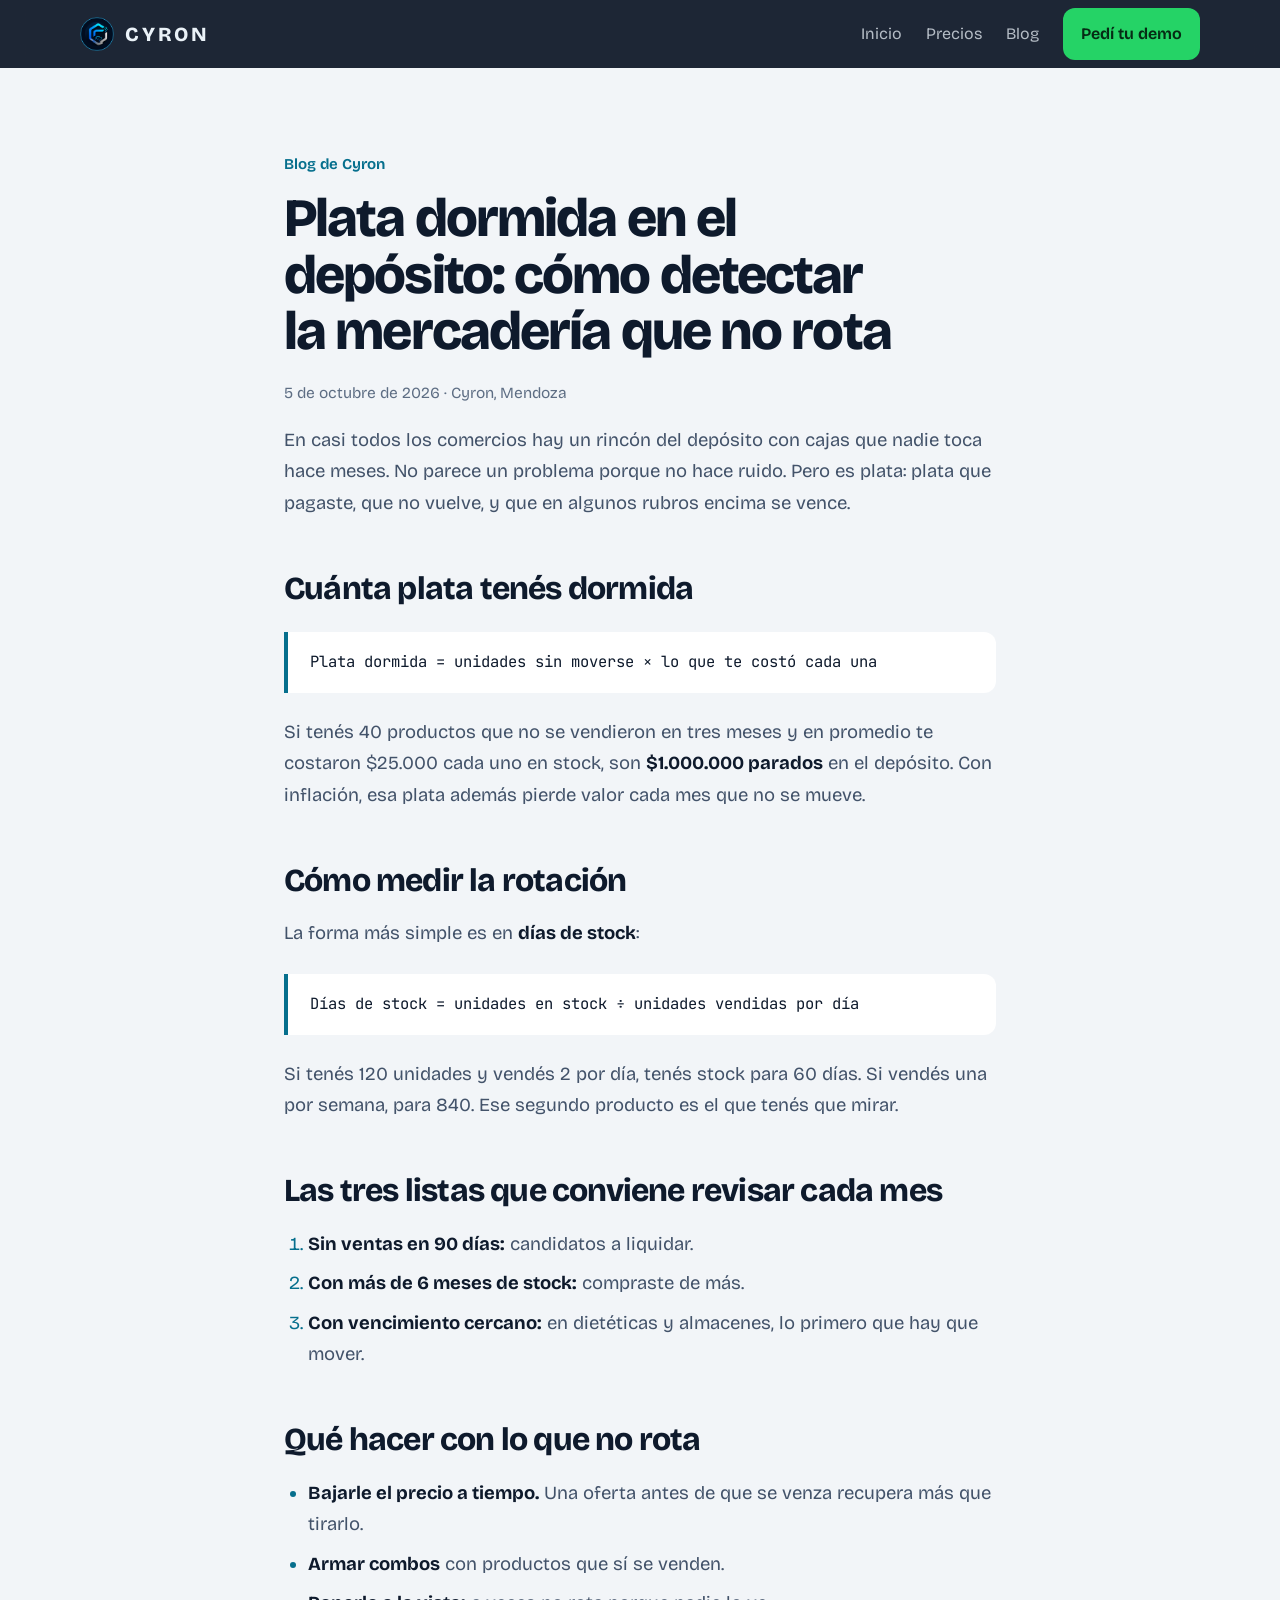
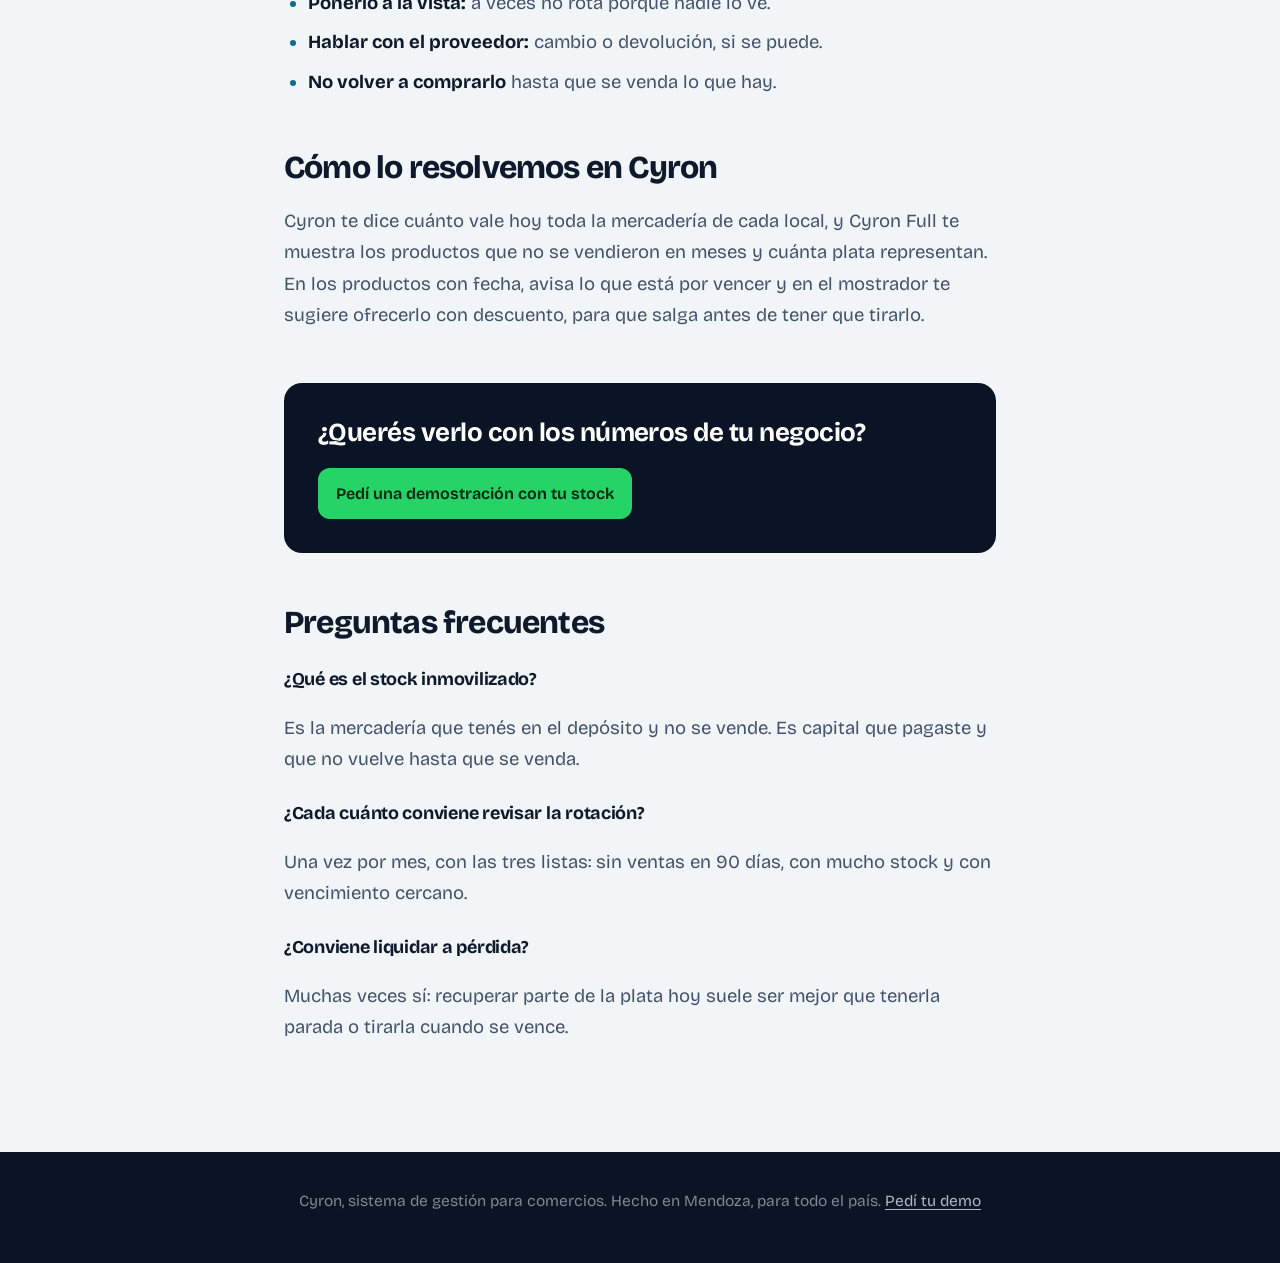
<file: mercaderia-que-no-rota-plata-dormida.html>
<!doctype html>
<html lang="es-AR"><head>
<meta charset="utf-8"/><meta name="viewport" content="width=device-width,initial-scale=1,viewport-fit=cover"/>
<title>Mercadería que no rota: cómo detectarla y qué hacer</title>
<meta name="description" content="Cómo calcular la rotación de tu stock, detectar los productos que no se venden y recuperar la plata dormida en el depósito antes de que se venza o se desvalorice."/>
<meta name="robots" content="index, follow, max-image-preview:large"/>
<link rel="canonical" href="https://cyronweb.netlify.app/mercaderia-que-no-rota-plata-dormida.html"/>
<meta property="og:type" content="article"/><meta property="og:locale" content="es_AR"/><meta property="og:site_name" content="Cyron"/>
<meta property="og:title" content="Mercadería que no rota: cómo detectarla y qué hacer"/><meta property="og:description" content="Cómo calcular la rotación de tu stock, detectar los productos que no se venden y recuperar la plata dormida en el depósito antes de que se venza o se desvalorice."/><meta property="og:url" content="https://cyronweb.netlify.app/mercaderia-que-no-rota-plata-dormida.html"/>
<link rel="icon" type="image/png" href="/cyron96.png"/>
<link rel="preload" href="/fuentes/bricolage-grotesque.woff2" as="font" type="font/woff2" crossorigin/>
<link rel="stylesheet" href="/estilos/blog.css"/>
<meta name="theme-color" content="#0B1424"/>
<meta property="og:image" content="https://cyronweb.netlify.app/img/og-cyron.jpg"/>
<script type="application/ld+json">{"@context": "https://schema.org", "@type": "Article", "headline": "Plata dormida en el depósito: cómo detectar la mercadería que no rota", "description": "Cómo calcular la rotación de tu stock, detectar los productos que no se venden y recuperar la plata dormida en el depósito antes de que se venza o se desvalorice.", "inLanguage": "es-AR", "mainEntityOfPage": "https://cyronweb.netlify.app/mercaderia-que-no-rota-plata-dormida.html", "author": {"@type": "Organization", "name": "Cyron"}, "publisher": {"@type": "Organization", "name": "Cyron", "logo": {"@type": "ImageObject", "url": "https://cyronweb.netlify.app/cyron512.png"}}, "datePublished": "2026-10-05"}</script>
<script type="application/ld+json">{"@context": "https://schema.org", "@type": "FAQPage", "mainEntity": [{"@type": "Question", "name": "¿Qué es el stock inmovilizado?", "acceptedAnswer": {"@type": "Answer", "text": "Es la mercadería que tenés en el depósito y no se vende. Es capital que pagaste y que no vuelve hasta que se venda."}}, {"@type": "Question", "name": "¿Cada cuánto conviene revisar la rotación?", "acceptedAnswer": {"@type": "Answer", "text": "Una vez por mes, con las tres listas: sin ventas en 90 días, con mucho stock y con vencimiento cercano."}}, {"@type": "Question", "name": "¿Conviene liquidar a pérdida?", "acceptedAnswer": {"@type": "Answer", "text": "Muchas veces sí: recuperar parte de la plata hoy suele ser mejor que tenerla parada o tirarla cuando se vence."}}]}</script>
</head><body>
<header class="barra"><div class="in"><a class="logo" href="/"><img src="/cyron96.png" alt="" width="34" height="34"/>CYRON</a>
<nav class="nav" aria-label="Secciones"><a href="/">Inicio</a><a href="/#precios">Precios</a><a href="/blog.html">Blog</a><a class="btn" href="/#contacto">Pedí tu demo</a></nav></div></header>
<main><span class="rot">Blog de Cyron</span><h1>Plata dormida en el depósito: cómo detectar la mercadería que no rota</h1><p class="meta">5 de octubre de 2026 · Cyron, Mendoza</p><p>En casi todos los comercios hay un rincón del depósito con cajas que nadie toca hace meses. No parece un problema porque no hace ruido. Pero es plata: plata que pagaste, que no vuelve, y que en algunos rubros encima se vence.</p>
<h2>Cuánta plata tenés dormida</h2>
<blockquote>
<p>Plata dormida = unidades sin moverse × lo que te costó cada una</p>
</blockquote>
<p>Si tenés 40 productos que no se vendieron en tres meses y en promedio te costaron $25.000 cada uno en stock, son <strong>$1.000.000 parados</strong> en el depósito. Con inflación, esa plata además pierde valor cada mes que no se mueve.</p>
<h2>Cómo medir la rotación</h2>
<p>La forma más simple es en <strong>días de stock</strong>:</p>
<blockquote>
<p>Días de stock = unidades en stock ÷ unidades vendidas por día</p>
</blockquote>
<p>Si tenés 120 unidades y vendés 2 por día, tenés stock para 60 días. Si vendés una por semana, para 840. Ese segundo producto es el que tenés que mirar.</p>
<h2>Las tres listas que conviene revisar cada mes</h2>
<ol>
<li><strong>Sin ventas en 90 días:</strong> candidatos a liquidar.</li>
<li><strong>Con más de 6 meses de stock:</strong> compraste de más.</li>
<li><strong>Con vencimiento cercano:</strong> en dietéticas y almacenes, lo primero que hay que mover.</li>
</ol>
<h2>Qué hacer con lo que no rota</h2>
<ul>
<li><strong>Bajarle el precio a tiempo.</strong> Una oferta antes de que se venza recupera más que tirarlo.</li>
<li><strong>Armar combos</strong> con productos que sí se venden.</li>
<li><strong>Ponerlo a la vista:</strong> a veces no rota porque nadie lo ve.</li>
<li><strong>Hablar con el proveedor:</strong> cambio o devolución, si se puede.</li>
<li><strong>No volver a comprarlo</strong> hasta que se venda lo que hay.</li>
</ul>
<h2>Cómo lo resolvemos en Cyron</h2>
<p>Cyron te dice cuánto vale hoy toda la mercadería de cada local, y Cyron Full te muestra los productos que no se vendieron en meses y cuánta plata representan. En los productos con fecha, avisa lo que está por vencer y en el mostrador te sugiere ofrecerlo con descuento, para que salga antes de tener que tirarlo.</p>
<div class="cta"><p>¿Querés verlo con los números de tu negocio?</p><a class="btn" href="/#contacto">Pedí una demostración con tu stock</a></div><h2>Preguntas frecuentes</h2><h3 style="font-size:18px;margin:22px 0 6px;color:var(--tx)">¿Qué es el stock inmovilizado?</h3><p>Es la mercadería que tenés en el depósito y no se vende. Es capital que pagaste y que no vuelve hasta que se venda.</p><h3 style="font-size:18px;margin:22px 0 6px;color:var(--tx)">¿Cada cuánto conviene revisar la rotación?</h3><p>Una vez por mes, con las tres listas: sin ventas en 90 días, con mucho stock y con vencimiento cercano.</p><h3 style="font-size:18px;margin:22px 0 6px;color:var(--tx)">¿Conviene liquidar a pérdida?</h3><p>Muchas veces sí: recuperar parte de la plata hoy suele ser mejor que tenerla parada o tirarla cuando se vence.</p></main><footer>Cyron, sistema de gestión para comercios. Hecho en Mendoza, para todo el país. <a href="/#contacto">Pedí tu demo</a></footer></body></html>
</file>
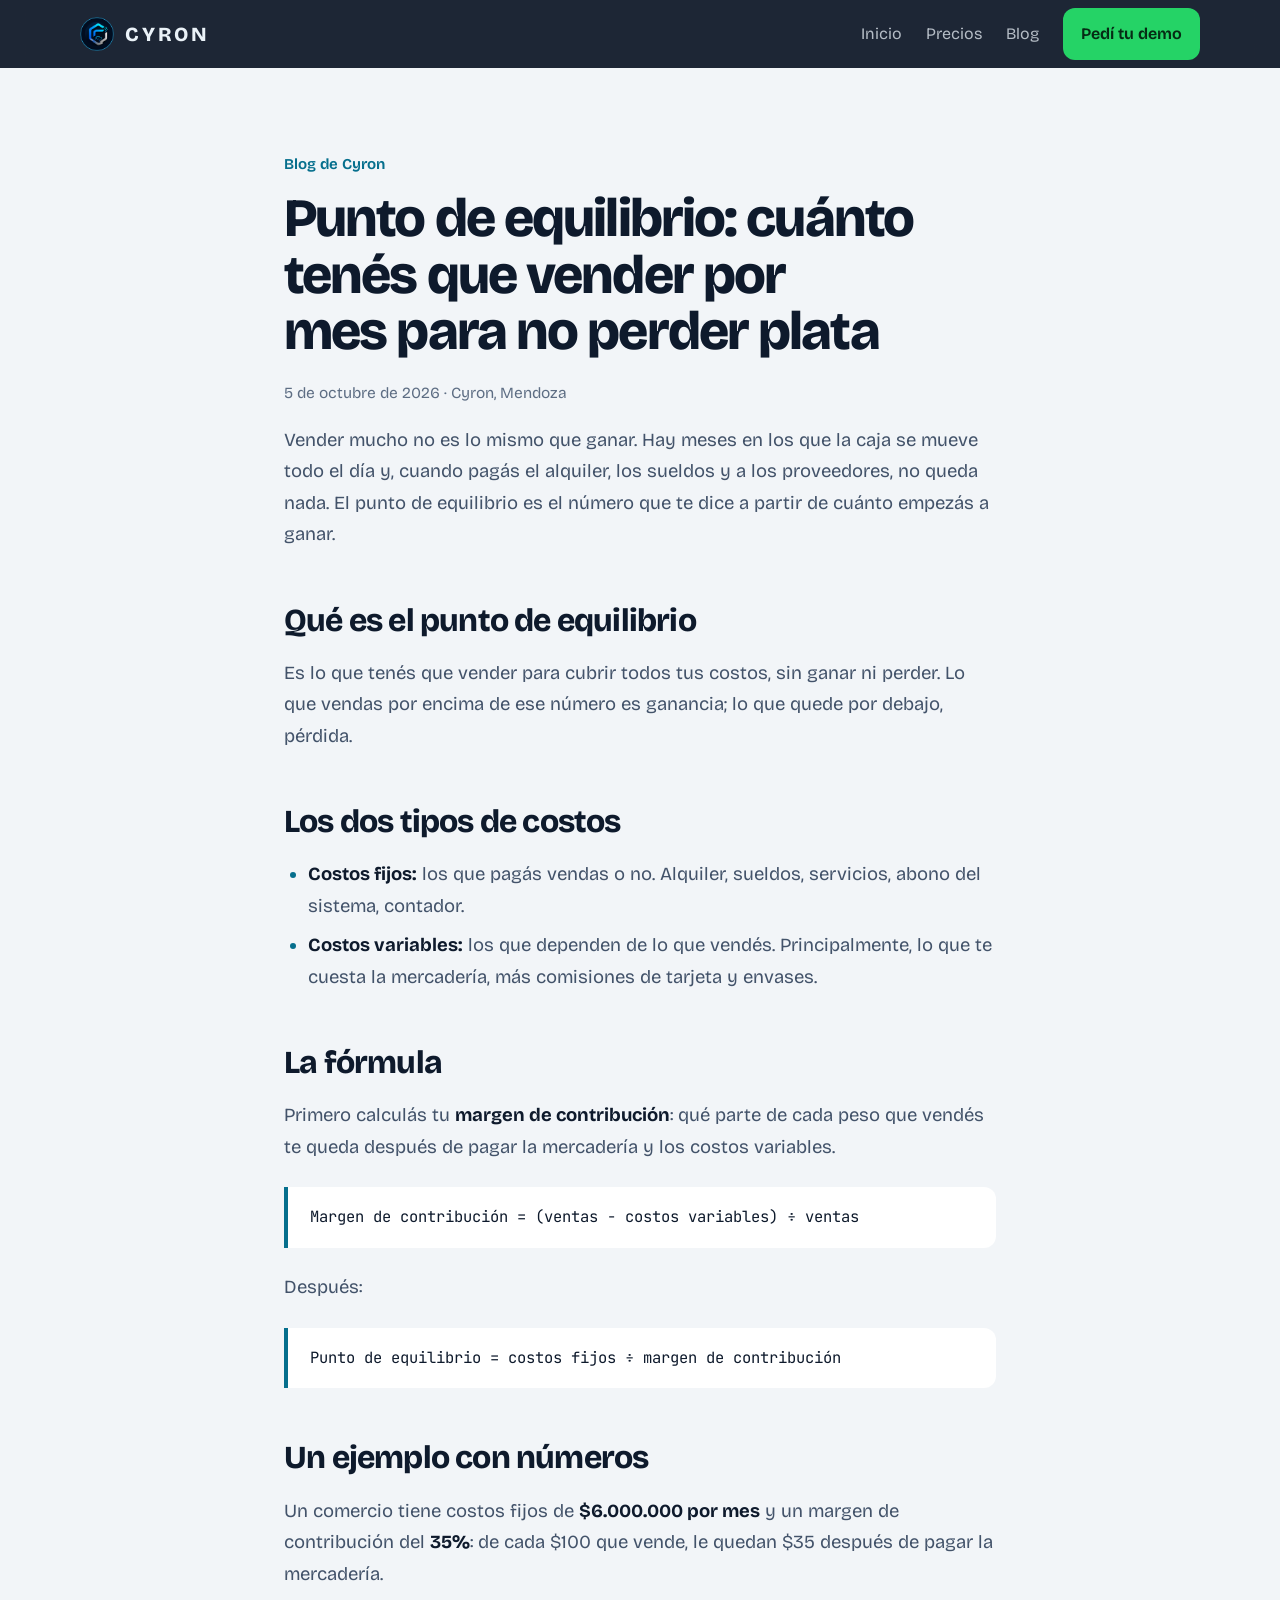
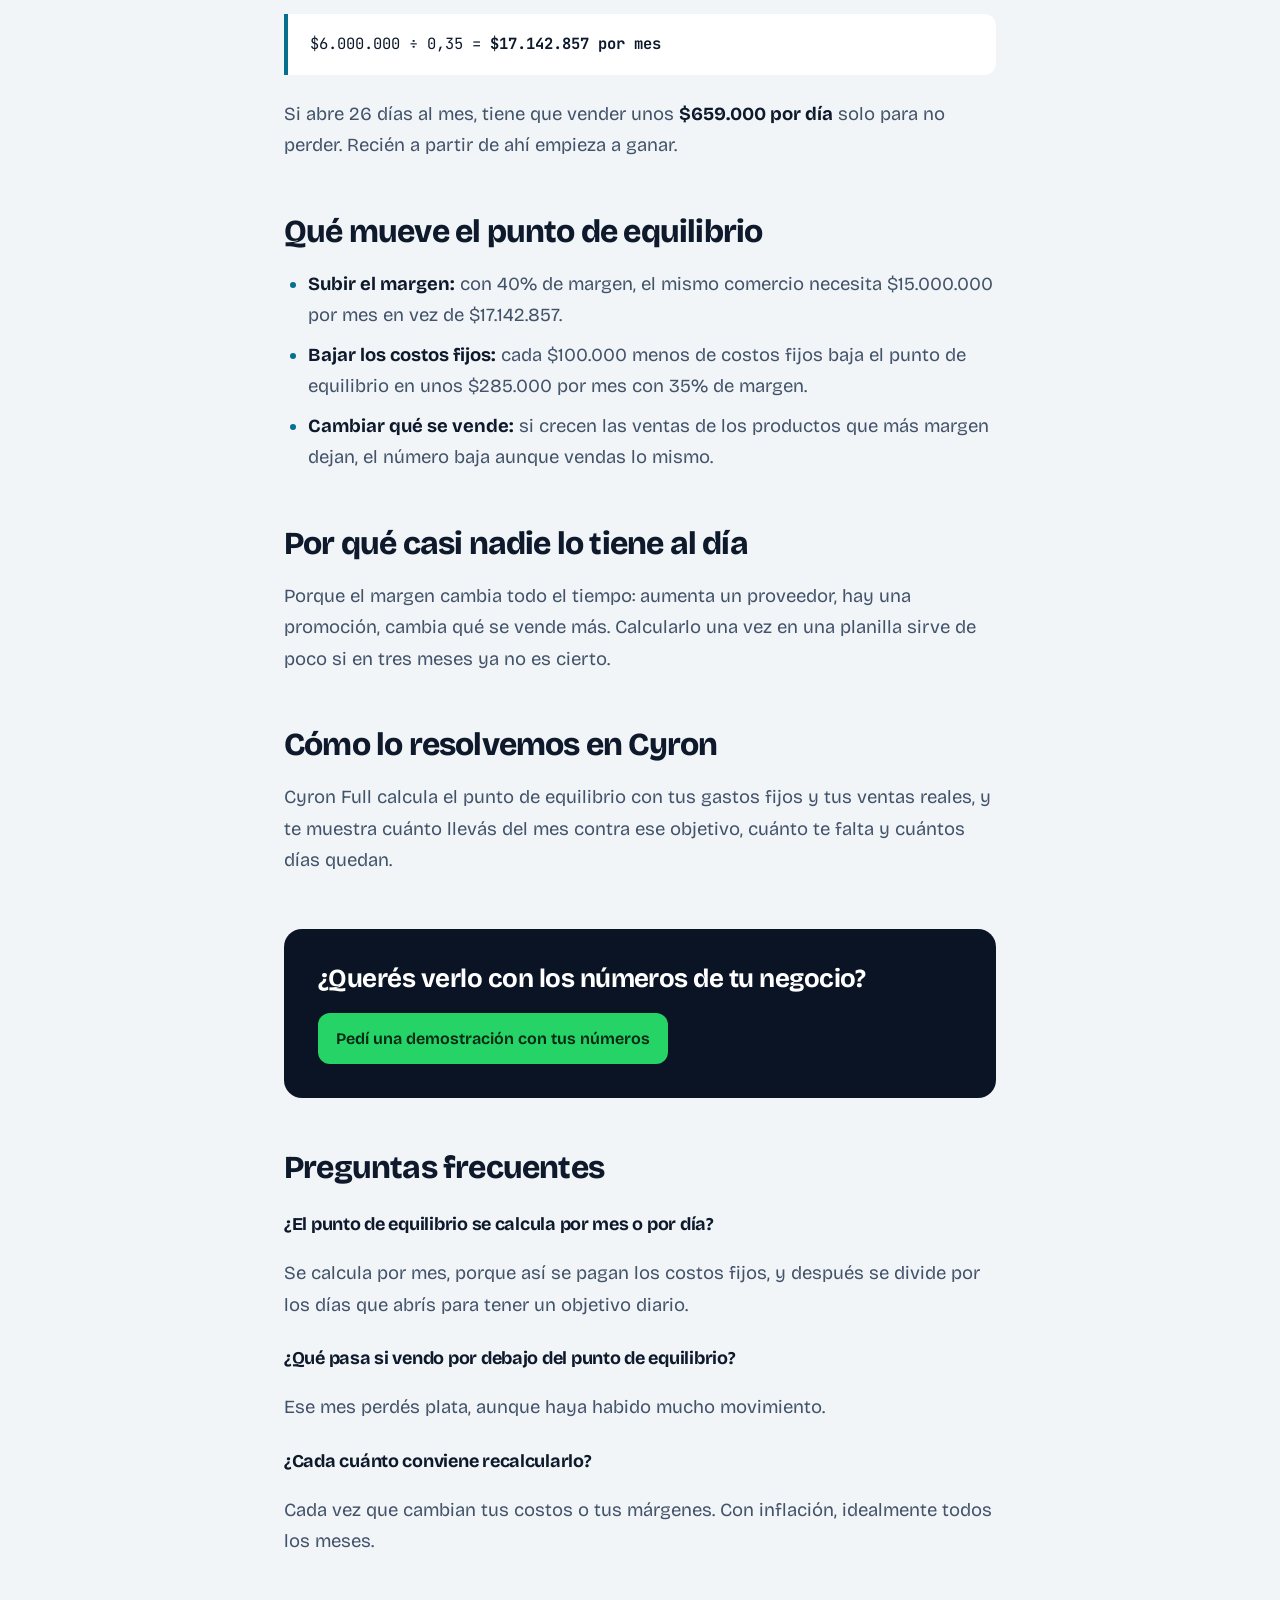
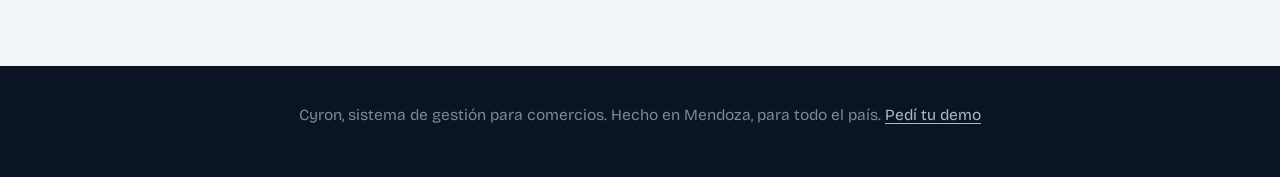
<file: punto-de-equilibrio-cuanto-vender.html>
<!doctype html>
<html lang="es-AR"><head>
<meta charset="utf-8"/><meta name="viewport" content="width=device-width,initial-scale=1,viewport-fit=cover"/>
<title>Punto de equilibrio: fórmula y ejemplo para tu comercio</title>
<meta name="description" content="Qué es el punto de equilibrio, la fórmula para calcularlo y un ejemplo con números de un comercio. Cuánto tenés que vender por mes y por día para cubrir tus costos."/>
<meta name="robots" content="index, follow, max-image-preview:large"/>
<link rel="canonical" href="https://cyronweb.netlify.app/punto-de-equilibrio-cuanto-vender.html"/>
<meta property="og:type" content="article"/><meta property="og:locale" content="es_AR"/><meta property="og:site_name" content="Cyron"/>
<meta property="og:title" content="Punto de equilibrio: fórmula y ejemplo para tu comercio"/><meta property="og:description" content="Qué es el punto de equilibrio, la fórmula para calcularlo y un ejemplo con números de un comercio. Cuánto tenés que vender por mes y por día para cubrir tus costos."/><meta property="og:url" content="https://cyronweb.netlify.app/punto-de-equilibrio-cuanto-vender.html"/>
<link rel="icon" type="image/png" href="/cyron96.png"/>
<link rel="preload" href="/fuentes/bricolage-grotesque.woff2" as="font" type="font/woff2" crossorigin/>
<link rel="stylesheet" href="/estilos/blog.css"/>
<meta name="theme-color" content="#0B1424"/>
<meta property="og:image" content="https://cyronweb.netlify.app/img/og-cyron.jpg"/>
<script type="application/ld+json">{"@context": "https://schema.org", "@type": "Article", "headline": "Punto de equilibrio: cuánto tenés que vender por mes para no perder plata", "description": "Qué es el punto de equilibrio, la fórmula para calcularlo y un ejemplo con números de un comercio. Cuánto tenés que vender por mes y por día para cubrir tus costos.", "inLanguage": "es-AR", "mainEntityOfPage": "https://cyronweb.netlify.app/punto-de-equilibrio-cuanto-vender.html", "author": {"@type": "Organization", "name": "Cyron"}, "publisher": {"@type": "Organization", "name": "Cyron", "logo": {"@type": "ImageObject", "url": "https://cyronweb.netlify.app/cyron512.png"}}, "datePublished": "2026-10-05"}</script>
<script type="application/ld+json">{"@context": "https://schema.org", "@type": "FAQPage", "mainEntity": [{"@type": "Question", "name": "¿El punto de equilibrio se calcula por mes o por día?", "acceptedAnswer": {"@type": "Answer", "text": "Se calcula por mes, porque así se pagan los costos fijos, y después se divide por los días que abrís para tener un objetivo diario."}}, {"@type": "Question", "name": "¿Qué pasa si vendo por debajo del punto de equilibrio?", "acceptedAnswer": {"@type": "Answer", "text": "Ese mes perdés plata, aunque haya habido mucho movimiento."}}, {"@type": "Question", "name": "¿Cada cuánto conviene recalcularlo?", "acceptedAnswer": {"@type": "Answer", "text": "Cada vez que cambian tus costos o tus márgenes. Con inflación, idealmente todos los meses."}}]}</script>
</head><body>
<header class="barra"><div class="in"><a class="logo" href="/"><img src="/cyron96.png" alt="" width="34" height="34"/>CYRON</a>
<nav class="nav" aria-label="Secciones"><a href="/">Inicio</a><a href="/#precios">Precios</a><a href="/blog.html">Blog</a><a class="btn" href="/#contacto">Pedí tu demo</a></nav></div></header>
<main><span class="rot">Blog de Cyron</span><h1>Punto de equilibrio: cuánto tenés que vender por mes para no perder plata</h1><p class="meta">5 de octubre de 2026 · Cyron, Mendoza</p><p>Vender mucho no es lo mismo que ganar. Hay meses en los que la caja se mueve todo el día y, cuando pagás el alquiler, los sueldos y a los proveedores, no queda nada. El punto de equilibrio es el número que te dice a partir de cuánto empezás a ganar.</p>
<h2>Qué es el punto de equilibrio</h2>
<p>Es lo que tenés que vender para cubrir todos tus costos, sin ganar ni perder. Lo que vendas por encima de ese número es ganancia; lo que quede por debajo, pérdida.</p>
<h2>Los dos tipos de costos</h2>
<ul>
<li><strong>Costos fijos:</strong> los que pagás vendas o no. Alquiler, sueldos, servicios, abono del sistema, contador.</li>
<li><strong>Costos variables:</strong> los que dependen de lo que vendés. Principalmente, lo que te cuesta la mercadería, más comisiones de tarjeta y envases.</li>
</ul>
<h2>La fórmula</h2>
<p>Primero calculás tu <strong>margen de contribución</strong>: qué parte de cada peso que vendés te queda después de pagar la mercadería y los costos variables.</p>
<blockquote>
<p>Margen de contribución = (ventas − costos variables) ÷ ventas</p>
</blockquote>
<p>Después:</p>
<blockquote>
<p>Punto de equilibrio = costos fijos ÷ margen de contribución</p>
</blockquote>
<h2>Un ejemplo con números</h2>
<p>Un comercio tiene costos fijos de <strong>$6.000.000 por mes</strong> y un margen de contribución del <strong>35%</strong>: de cada $100 que vende, le quedan $35 después de pagar la mercadería.</p>
<blockquote>
<p>$6.000.000 ÷ 0,35 = <strong>$17.142.857 por mes</strong></p>
</blockquote>
<p>Si abre 26 días al mes, tiene que vender unos <strong>$659.000 por día</strong> solo para no perder. Recién a partir de ahí empieza a ganar.</p>
<h2>Qué mueve el punto de equilibrio</h2>
<ul>
<li><strong>Subir el margen:</strong> con 40% de margen, el mismo comercio necesita $15.000.000 por mes en vez de $17.142.857.</li>
<li><strong>Bajar los costos fijos:</strong> cada $100.000 menos de costos fijos baja el punto de equilibrio en unos $285.000 por mes con 35% de margen.</li>
<li><strong>Cambiar qué se vende:</strong> si crecen las ventas de los productos que más margen dejan, el número baja aunque vendas lo mismo.</li>
</ul>
<h2>Por qué casi nadie lo tiene al día</h2>
<p>Porque el margen cambia todo el tiempo: aumenta un proveedor, hay una promoción, cambia qué se vende más. Calcularlo una vez en una planilla sirve de poco si en tres meses ya no es cierto.</p>
<h2>Cómo lo resolvemos en Cyron</h2>
<p>Cyron Full calcula el punto de equilibrio con tus gastos fijos y tus ventas reales, y te muestra cuánto llevás del mes contra ese objetivo, cuánto te falta y cuántos días quedan.</p>
<div class="cta"><p>¿Querés verlo con los números de tu negocio?</p><a class="btn" href="/#contacto">Pedí una demostración con tus números</a></div><h2>Preguntas frecuentes</h2><h3 style="font-size:18px;margin:22px 0 6px;color:var(--tx)">¿El punto de equilibrio se calcula por mes o por día?</h3><p>Se calcula por mes, porque así se pagan los costos fijos, y después se divide por los días que abrís para tener un objetivo diario.</p><h3 style="font-size:18px;margin:22px 0 6px;color:var(--tx)">¿Qué pasa si vendo por debajo del punto de equilibrio?</h3><p>Ese mes perdés plata, aunque haya habido mucho movimiento.</p><h3 style="font-size:18px;margin:22px 0 6px;color:var(--tx)">¿Cada cuánto conviene recalcularlo?</h3><p>Cada vez que cambian tus costos o tus márgenes. Con inflación, idealmente todos los meses.</p></main><footer>Cyron, sistema de gestión para comercios. Hecho en Mendoza, para todo el país. <a href="/#contacto">Pedí tu demo</a></footer></body></html>
</file>
<file: estilos/blog.css>
/* Blog de Cyron · mismo sistema visual que la página principal:
   Bricolage Grotesque para leer y JetBrains Mono para números y tablas. */
@font-face{font-family:'Bricolage';src:url(/fuentes/bricolage-grotesque.woff2) format('woff2');font-weight:200 800;font-display:swap}
@font-face{font-family:'JB Mono';src:url(/fuentes/jetbrains-mono.woff2) format('woff2');font-weight:100 800;font-display:swap}
:root{
  --tinta:#0B1424;--tinta-3:#1A2E4A;--sobre-tinta:#EAF2F8;--sobre-tinta-2:rgba(234,242,248,.74);--sobre-tinta-3:rgba(234,242,248,.52);
  --papel:#F2F5F8;--blanco:#FFFFFF;--texto:#0E1A2C;--texto-2:#43536A;--texto-3:#5E6E84;--linea:#D8E0E8;
  --cian:#22CCEB;--cian-osc:#066F8D;
  --tx:var(--texto);--tx-2:var(--texto-2);--tx-3:var(--texto-3);--borde:var(--linea);--tarjeta:var(--blanco);
  --sans:'Bricolage',system-ui,-apple-system,'Segoe UI',Roboto,sans-serif;
  --mono:'JB Mono',ui-monospace,Menlo,Consolas,monospace;
}
*{box-sizing:border-box}
html{scroll-behavior:smooth;-webkit-text-size-adjust:100%}
body{margin:0;background:var(--papel);color:var(--texto);font-family:var(--sans);font-size:18.5px;line-height:1.7;font-optical-sizing:auto;-webkit-font-smoothing:antialiased}
a{color:var(--cian-osc);text-underline-offset:3px}
:focus-visible{outline:3px solid var(--cian);outline-offset:3px;border-radius:6px}

.barra{position:sticky;top:0;z-index:10;background:rgba(11,20,36,.92);backdrop-filter:blur(12px);-webkit-backdrop-filter:blur(12px);color:var(--sobre-tinta)}
.barra .in{max-width:1200px;margin:0 auto;padding:0 clamp(18px,4vw,40px);height:68px;display:flex;align-items:center;gap:18px}
.logo{display:flex;align-items:center;gap:11px;text-decoration:none;color:var(--sobre-tinta);font-weight:780;font-size:20px;letter-spacing:.14em}
.logo img{width:34px;height:34px}
.nav{margin-left:auto;display:flex;align-items:center;gap:24px}
.nav a{color:var(--sobre-tinta-2);text-decoration:none;font-size:16px}
.nav a:hover{color:#fff}
.btn{display:inline-flex;align-items:center;gap:8px;background:#25D366;color:#062B14!important;font-weight:650;text-decoration:none;padding:12px 18px;border-radius:12px;font-size:16px}
.btn:hover{background:#2EE072}
@media(max-width:640px){.nav a:not(.btn){display:none}}

main{max-width:760px;margin:0 auto;padding:clamp(40px,7vw,80px) clamp(18px,4vw,24px) 90px}
.rot{display:inline-block;font-size:15px;font-weight:650;color:var(--cian-osc);text-decoration:none}
h1{font-size:clamp(34px,5.2vw,54px);line-height:1.04;letter-spacing:-.035em;font-weight:790;margin:12px 0 20px;text-wrap:balance}
h2{font-size:clamp(25px,3vw,32px);letter-spacing:-.025em;margin:52px 0 14px;font-weight:760;line-height:1.15;text-wrap:balance}
h3{letter-spacing:-.015em}
p,li{color:var(--texto-2)}
strong{color:var(--texto)}
ul,ol{padding-left:24px}
li{margin:8px 0}
li::marker{color:var(--cian-osc)}
.meta{color:var(--texto-3);font-size:15.5px}
blockquote{margin:24px 0;padding:18px 22px;border-left:4px solid var(--cian-osc);background:var(--blanco);border-radius:0 12px 12px 0;font-family:var(--mono);font-size:15.5px;line-height:1.6}
blockquote p{margin:0;color:var(--texto)}
.tabla{overflow-x:auto;margin:20px 0}
table{width:100%;border-collapse:collapse;font-size:16px;background:var(--blanco);border-radius:12px;overflow:hidden}
th,td{border-bottom:1px solid var(--linea);padding:12px 14px;text-align:left}
th{color:var(--texto);font-weight:700;font-size:15px;background:#E8EEF4}
td{color:var(--texto-2);font-family:var(--mono);font-size:15px}
.cta{margin:52px 0;padding:clamp(24px,4vw,34px);border-radius:18px;background:var(--tinta);color:var(--sobre-tinta)}
.cta p{margin:0 0 18px;color:#fff;font-size:clamp(21px,2.4vw,26px);font-weight:700;letter-spacing:-.02em;line-height:1.25}
.lista a{display:block;text-decoration:none;padding:24px 0;border-top:1px solid var(--linea)}
.lista a:last-child{border-bottom:1px solid var(--linea)}
.lista h2{margin:0 0 8px;font-size:clamp(22px,2.4vw,26px);color:var(--texto)}
.lista a:hover h2{color:var(--cian-osc)}
.lista p{margin:0}
footer{background:var(--tinta);color:var(--sobre-tinta-3);padding:36px 22px 48px;text-align:center;font-size:15.5px}
footer a{color:var(--sobre-tinta-2)}
</file>
